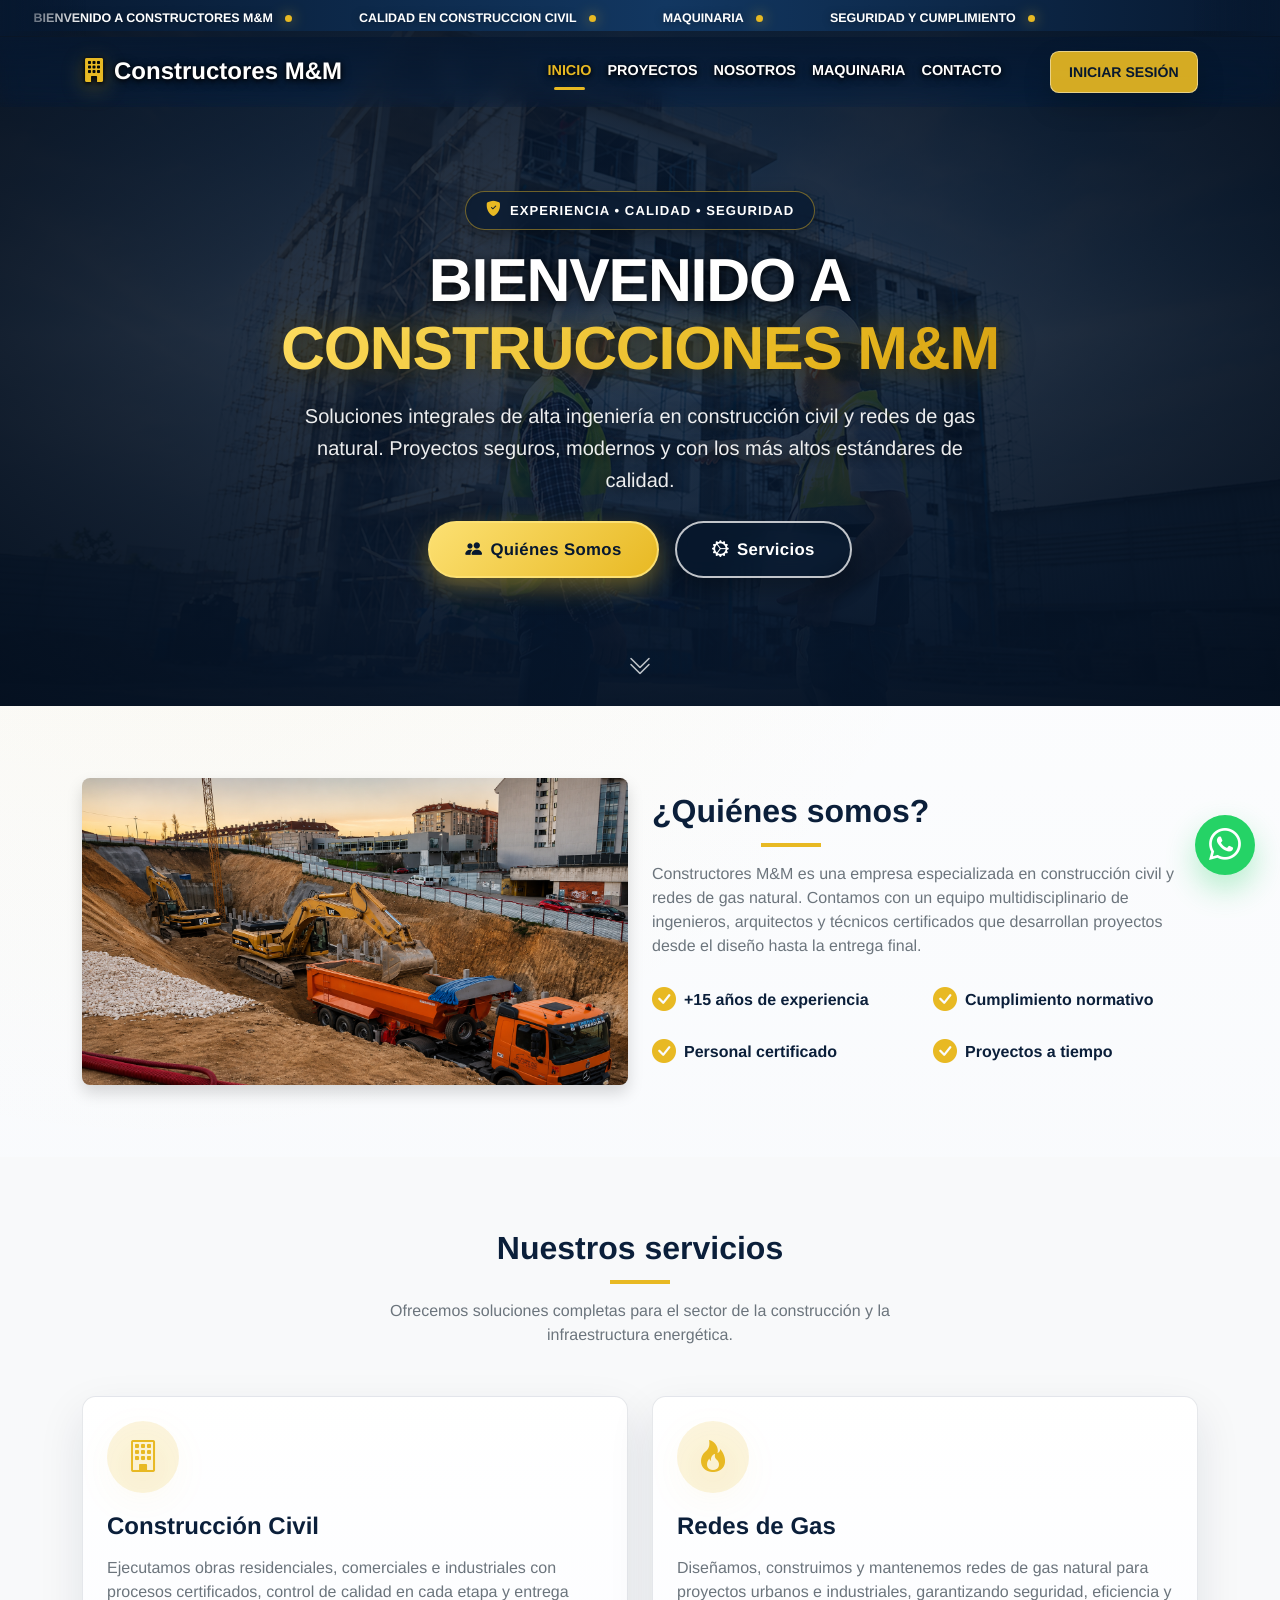
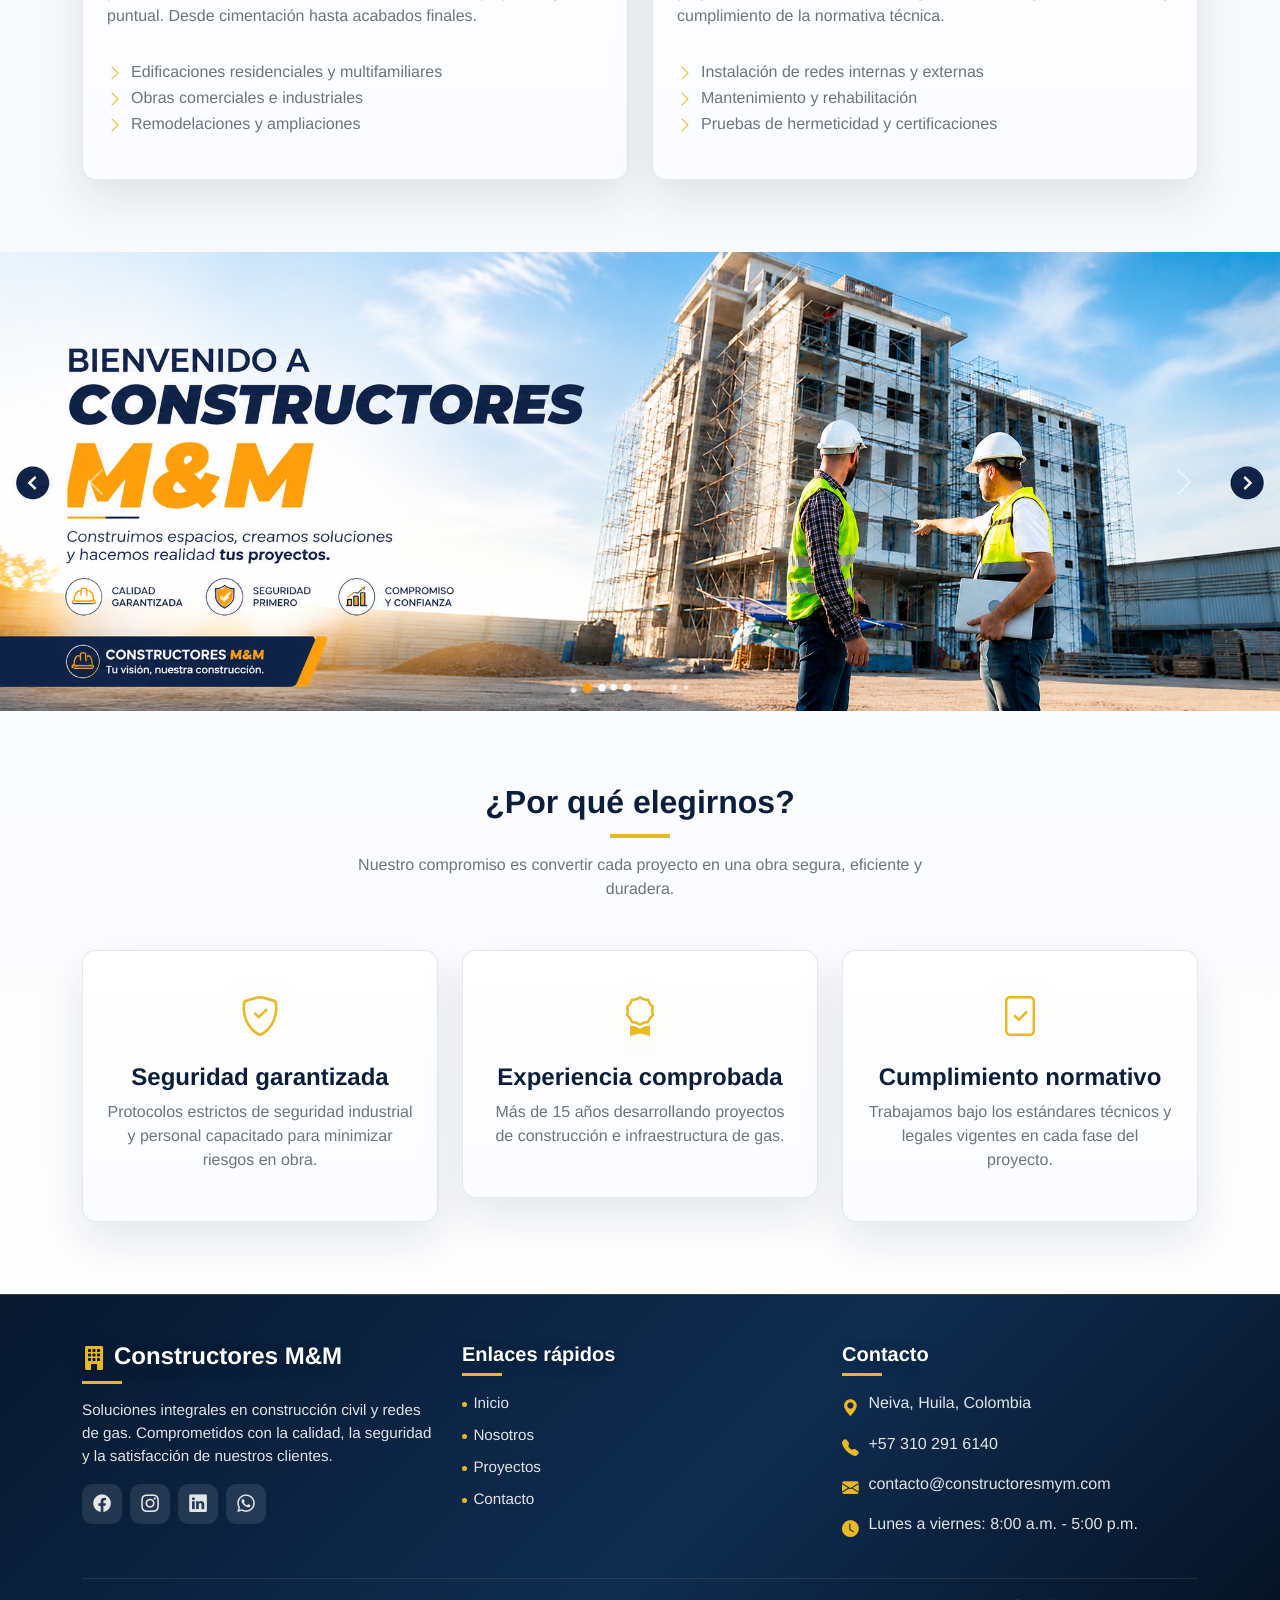
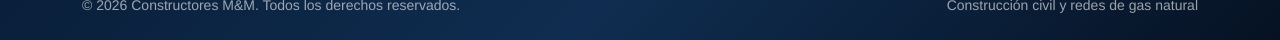
<file: inicio/index.html>
<!DOCTYPE html>
<html lang="es">
<head>
  <meta charset="UTF-8">
  <meta name="viewport" content="width=device-width, initial-scale=1.0">
  <title>Constructores M&M | Construcción Civil y Redes de Gas</title>
  <meta name="description" content="Constructores M&M: soluciones integrales en construcción civil e infraestructura de redes de gas. Experiencia, seguridad y cumplimiento normativo.">
  <link href="https://cdn.jsdelivr.net/npm/bootstrap@5.3.3/dist/css/bootstrap.min.css" rel="stylesheet">
  <link rel="stylesheet" href="https://cdn.jsdelivr.net/npm/bootstrap-icons@1.11.3/font/bootstrap-icons.min.css">
  <link rel="stylesheet" href="../estilos/iniciostyle.css">
</head>
<body>
  <div class="top-banner" aria-label="Mensaje de bienvenida">
    <div class="marquee-track">
      <div class="marquee-group">
        <span>BIENVENIDO A CONSTRUCTORES M&M</span>
        <span>CALIDAD EN CONSTRUCCION CIVIL</span>
        <span>MAQUINARIA</span>
        <span>SEGURIDAD Y CUMPLIMIENTO</span>
      </div>
      <div class="marquee-group" aria-hidden="true">
        <span>BIENVENIDO A CONSTRUCTORES M&M</span>
        <span>CALIDAD EN CONSTRUCCION CIVIL</span>
        <span>MAQUINARIA</span>
        <span>SEGURIDAD Y CUMPLIMIENTO</span>
      </div>
    </div>
  </div>
  <!-- Navbar -->
  <nav class="navbar navbar-expand-lg main-navbar">
    <div class="container">
      <a class="navbar-brand d-flex align-items-center" href="../inicio/index.html">
        <i class="bi bi-building-fill me-2"></i>
        Constructores M&M
      </a>
      <button class="navbar-toggler" type="button" data-bs-toggle="collapse" data-bs-target="#menuPrincipal" aria-controls="menuPrincipal" aria-expanded="false" aria-label="Abrir menu">
        <span class="navbar-toggler-icon"></span>
      </button>
      <div class="collapse navbar-collapse" id="menuPrincipal">
        <ul class="navbar-nav ms-auto mb-2 mb-lg-0">
          <li class="nav-item">
            <a class="nav-link active" aria-current="page" href="../inicio/index.html">Inicio</a>
          </li>
          <li class="nav-item dropdown">
            <a class="nav-link dropdown-toggle" href="../inicio/proyecto.html" id="menuProyectos" role="button" aria-expanded="false">
              Proyectos
            </a>
            <ul class="dropdown-menu" aria-labelledby="menuProyectos">
              <li><a class="dropdown-item" href="../inicio/proyecto.html#calles">Calles pavimentadas</a></li>
              <li><a class="dropdown-item" href="../inicio/proyecto.html#tuberias">Tuberias</a></li>
              <li><a class="dropdown-item" href="../inicio/proyecto.html#evidencias">Evidencias</a></li>
            </ul>
          </li>
          <li class="nav-item">
            <a class="nav-link" href="../inicio/nosotros.html">Nosotros</a>
          </li>
            <li class="nav-item">
            <a class="nav-link" href="../inicio/maquinaria.html">Maquinaria</a>
          </li>
          <li class="nav-item">
            <a class="nav-link" href="../inicio/contacto.html">Contacto</a>
          </li>
        </ul>
        <a class="login-nav-btn" href="../iniciaradmin/login.php">Iniciar sesión</a>
      </div>
    </div>
  </nav>


  <!-- Hero Section -->
  <header class="hero-home">
    <div class="hero-home-bg">
      <img src="../imagenes/imagen1.png" alt="Construcciones M&M - Obras Civiles y Redes de Gas" class="hero-home-img" fetchpriority="high">
      <div class="hero-home-overlay"></div>
    </div>
    <div class="container position-relative hero-home-content">
      <div class="row justify-content-center">
        <div class="col-lg-10 col-xl-9 text-center">
          <div class="hero-home-badge mb-3">
            <i class="bi bi-shield-fill-check me-2 text-gold"></i>
            <span>EXPERIENCIA • CALIDAD • SEGURIDAD</span>
          </div>
          <h1 class="hero-home-title text-uppercase">
            BIENVENIDO A <span class="text-gold-highlight">CONSTRUCCIONES M&M</span>
          </h1>
          <p class="hero-home-lead">
            Soluciones integrales de alta ingeniería en construcción civil y redes de gas natural. Proyectos seguros, modernos y con los más altos estándares de calidad.
          </p>
          <div class="hero-home-buttons d-flex flex-wrap justify-content-center gap-3 mt-4">
            <a href="#nosotros" class="btn btn-hero-primary">
              <i class="bi bi-people-fill me-2"></i>Quiénes Somos
            </a>
            <a href="#servicios" class="btn btn-hero-secondary">
              <i class="bi bi-gear-wide-connected me-2"></i>Servicios
            </a>
          </div>
        </div>
      </div>
    </div>
    <a href="#nosotros" class="hero-home-scroll" aria-label="Desplazarse hacia abajo">
      <i class="bi bi-chevron-double-down"></i>
    </a>
  </header>
  <!-- Nosotros -->
  <section id="nosotros" class="py-5">
    <div class="container py-4">
      <div class="row align-items-center">
        <div class="col-lg-6 mb-4 mb-lg-0">
          <img src="../imagenes/imagen4.png" alt="Equipo de Constructores M&M en obra" class="img-fluid rounded-3 shadow">
        </div>
        <div class="col-lg-6">
          <h2 class="section-title text-start">¿Quiénes somos?</h2>
          <p class="text-gray mb-4">
            Constructores M&M es una empresa especializada en construcción civil y redes de gas natural. Contamos con un equipo multidisciplinario de ingenieros, arquitectos y técnicos certificados que desarrollan proyectos desde el diseño hasta la entrega final.
          </p>
          <div class="row g-3">
            <div class="col-6">
              <div class="d-flex align-items-center">
                <i class="bi bi-check-circle-fill text-gold fs-4 me-2"></i>
                <span class="fw-semibold text-navy">+15 años de experiencia</span>
              </div>
            </div>
            <div class="col-6">
              <div class="d-flex align-items-center">
                <i class="bi bi-check-circle-fill text-gold fs-4 me-2"></i>
                <span class="fw-semibold text-navy">Cumplimiento normativo</span>
              </div>
            </div>
            <div class="col-6">
              <div class="d-flex align-items-center">
                <i class="bi bi-check-circle-fill text-gold fs-4 me-2"></i>
                <span class="fw-semibold text-navy">Personal certificado</span>
              </div>
            </div>
            <div class="col-6">
              <div class="d-flex align-items-center">
                <i class="bi bi-check-circle-fill text-gold fs-4 me-2"></i>
                <span class="fw-semibold text-navy">Proyectos a tiempo</span>
              </div>
            </div>
          </div>
        </div>
      </div>
    </div>
  </section>

  <!-- Servicios -->
  <section id="servicios" class="py-5 bg-light">
    <div class="container py-4">
      <div class="text-center mb-5">
        <h2 class="section-title">Nuestros servicios</h2>
        <p class="text-gray mx-auto" style="max-width: 600px;">
          Ofrecemos soluciones completas para el sector de la construcción y la infraestructura energética.
        </p>
      </div>
      <div class="row g-4">
        <div class="col-md-6">
          <div class="card service-card p-4">
            <div class="service-icon">
              <i class="bi bi-building"></i>
            </div>
            <h3 class="h4 text-navy fw-bold mb-3">Construcción Civil</h3>
            <p class="text-gray">
              Ejecutamos obras residenciales, comerciales e industriales con procesos certificados, control de calidad en cada etapa y entrega puntual. Desde cimentación hasta acabados finales.
            </p>
            <ul class="list-unstyled mt-3 text-gray">
              <li><i class="bi bi-chevron-right text-gold me-2"></i>Edificaciones residenciales y multifamiliares</li>
              <li><i class="bi bi-chevron-right text-gold me-2"></i>Obras comerciales e industriales</li>
              <li><i class="bi bi-chevron-right text-gold me-2"></i>Remodelaciones y ampliaciones</li>
            </ul>
          </div>
        </div>
        <div class="col-md-6">
          <div class="card service-card p-4">
            <div class="service-icon">
              <i class="bi bi-fire"></i>
            </div>
            <h3 class="h4 text-navy fw-bold mb-3">Redes de Gas</h3>
            <p class="text-gray">
              Diseñamos, construimos y mantenemos redes de gas natural para proyectos urbanos e industriales, garantizando seguridad, eficiencia y cumplimiento de la normativa técnica.
            </p>
            <ul class="list-unstyled mt-3 text-gray">
              <li><i class="bi bi-chevron-right text-gold me-2"></i>Instalación de redes internas y externas</li>
              <li><i class="bi bi-chevron-right text-gold me-2"></i>Mantenimiento y rehabilitación</li>
              <li><i class="bi bi-chevron-right text-gold me-2"></i>Pruebas de hermeticidad y certificaciones</li>
            </ul>
          </div>
        </div>
      </div>
    </div>

    <!-- Carrusel -->

  </section>
  <div id="carouselExampleControlsNoTouching" class="carousel slide" data-bs-ride="carousel" data-bs-touch="true" data-bs-interval="3500" data-bs-pause="false">
  <div class="carousel-inner">
    <div class="carousel-item active">
      <img src="../imagenes/imagen 22.png" class="d-block w-100" alt="Proyecto de construcción realizado por Constructores M&M - imagen 1">
    </div>
    <div class="carousel-item">
      <img src="../imagenes/imagen 33.png" class="d-block w-100" alt="Proyecto de construcción realizado por Constructores M&M - imagen 2">
    </div>
    <div class="carousel-item">
      <img src="../imagenes/imagen 44.png" class="d-block w-100" alt="Proyecto de construcción realizado por Constructores M&M - imagen 3">
    </div>
  </div>
  <button class="carousel-control-prev" type="button" data-bs-target="#carouselExampleControlsNoTouching" data-bs-slide="prev">
    <span class="carousel-control-prev-icon" aria-hidden="true"></span>
    <span class="visually-hidden">Previous</span>
  </button>
  <button class="carousel-control-next" type="button" data-bs-target="#carouselExampleControlsNoTouching" data-bs-slide="next">
    <span class="carousel-control-next-icon" aria-hidden="true"></span>
    <span class="visually-hidden">Next</span>
  </button>

</div>

  <!-- Por qué elegirnos -->
  <section class="py-5">
    <div class="container py-4">
      <div class="text-center mb-5">
        <h2 class="section-title">¿Por qué elegirnos?</h2>
        <p class="text-gray mx-auto" style="max-width: 600px;">
          Nuestro compromiso es convertir cada proyecto en una obra segura, eficiente y duradera.
        </p>
      </div>
      <div class="row g-4">
        <div class="col-md-4">
          <div class="why-card">
            <div class="why-icon"><i class="bi bi-shield-check"></i></div>
            <h4 class="text-navy fw-bold">Seguridad garantizada</h4>
            <p class="text-gray">Protocolos estrictos de seguridad industrial y personal capacitado para minimizar riesgos en obra.</p>
          </div>
        </div>
        <div class="col-md-4">
          <div class="why-card">
            <div class="why-icon"><i class="bi bi-award"></i></div>
            <h4 class="text-navy fw-bold">Experiencia comprobada</h4>
            <p class="text-gray">Más de 15 años desarrollando proyectos de construcción e infraestructura de gas.</p>
          </div>
        </div>
        <div class="col-md-4">
          <div class="why-card">
            <div class="why-icon"><i class="bi bi-file-check"></i></div>
            <h4 class="text-navy fw-bold">Cumplimiento normativo</h4>
            <p class="text-gray">Trabajamos bajo los estándares técnicos y legales vigentes en cada fase del proyecto.</p>
          </div>
        </div>
      </div>
    </div>
  </section>


  <!-- Footer -->
  <footer id="contacto" class="bg-navy-light pt-5 pb-4">
    <div class="container">
      <div class="row g-4">
        <div class="col-lg-4">
          <h4 class="fw-bold text-white mb-3">
            <i class="bi bi-building-fill text-gold me-2"></i>Constructores M&M
          </h4>
          <p>
            Soluciones integrales en construcción civil y redes de gas. Comprometidos con la calidad, la seguridad y la satisfacción de nuestros clientes.
          </p>
          <div class="d-flex mt-3">
            <a href="#" class="social-icon" aria-label="Facebook"><i class="bi bi-facebook"></i></a>
            <a href="#" class="social-icon" aria-label="Instagram"><i class="bi bi-instagram"></i></a>
            <a href="#" class="social-icon" aria-label="LinkedIn"><i class="bi bi-linkedin"></i></a>
            <a href="https://wa.me/3102916140" class="social-icon" aria-label="WhatsApp"><i class="bi bi-whatsapp"></i></a>
          </div>
        </div>
        <div class="col-lg-4 col-sm-6">
          <h5 class="fw-bold text-white mb-3">Enlaces rápidos</h5>
          <ul class="list-unstyled">
            <li class="mb-2"><a href="../inicio/index.html">Inicio</a></li>
            <li class="mb-2"><a href="../inicio/nosotros.html">Nosotros</a></li>
            <li class="mb-2"><a href="../inicio/proyecto.html">Proyectos</a></li>
            <li class="mb-2"><a href="../inicio/contacto.html">Contacto</a></li>
          </ul>
        </div>
        <div class="col-lg-4 col-sm-6">
          <h5 class="fw-bold text-white mb-3">Contacto</h5>
          <div class="footer-contact-item">
            <i class="bi bi-geo-alt-fill"></i>
            <span>Neiva, Huila, Colombia</span>
          </div>
          <div class="footer-contact-item">
            <i class="bi bi-telephone-fill"></i>
            <span>+57 310 291 6140</span>
          </div>
          <div class="footer-contact-item">
            <i class="bi bi-envelope-fill"></i>
            <span>contacto@constructoresmym.com</span>
          </div>
          <div class="footer-contact-item">
            <i class="bi bi-clock-fill"></i>
            <span>Lunes a viernes: 8:00 a.m. - 5:00 p.m.</span>
          </div>
        </div>
      </div>
      <hr class="border-secondary mt-4">
      <div class="d-flex flex-column flex-md-row justify-content-between align-items-center text-center small" style="color: rgba(255,255,255,0.6);">
        <span>© 2026 Constructores M&M. Todos los derechos reservados.</span>
        <span class="mt-2 mt-md-0">Construcción civil y redes de gas natural</span>
      </div>
    </div>
  </footer>
<!-- Botón Flotante de WhatsApp con Animación -->
<a href="https://wa.me/573026043945?text=Hola,%20como%20estas%20información%20sobre%20sus%20servicios" 
   class="btn-whatsapp" 
   target="_blank" 
   rel="noopener noreferrer" 
   aria-label="Contactar por WhatsApp">
  <i class="bi bi-whatsapp"></i>
</a>
  <script>
    (function () {
      var marqueeDuration = 24000;
      var storageKey = 'constructoresMarqueeStart';
      var startTime = Number(localStorage.getItem(storageKey));

      if (!startTime) {
        startTime = Date.now();
        localStorage.setItem(storageKey, String(startTime));
      }

      var elapsed = (Date.now() - startTime) % marqueeDuration;
      document.documentElement.style.setProperty('--marquee-duration', marqueeDuration + 'ms');
      document.documentElement.style.setProperty('--marquee-delay', '-' + elapsed + 'ms');
    })();
  </script>
  <script src="https://cdn.jsdelivr.net/npm/bootstrap@5.3.3/dist/js/bootstrap.bundle.min.js"></script>
  <script>
    document.querySelectorAll('.dropdown-submenu > .dropdown-toggle').forEach(function (submenuToggle) {
      submenuToggle.addEventListener('click', function (event) {
        event.preventDefault();
        event.stopPropagation();
        submenuToggle.nextElementSibling.classList.toggle('show');
      });
    });

    document.querySelectorAll('.dropdown').forEach(function (dropdown) {
      dropdown.addEventListener('hide.bs.dropdown', function () {
        dropdown.querySelectorAll('.dropdown-menu.show').forEach(function (submenu) {
          submenu.classList.remove('show');
        });
      });
    });
  </script>
  <script>
    document.querySelectorAll('.carousel').forEach(function (carouselElement) {
      var carousel = bootstrap.Carousel.getOrCreateInstance(carouselElement, {
        interval: 3500,
        pause: false,
        ride: 'carousel',
        touch: true,
        wrap: true
      });

      carousel.cycle();
    });
  </script>
</body>
</html>
</file>
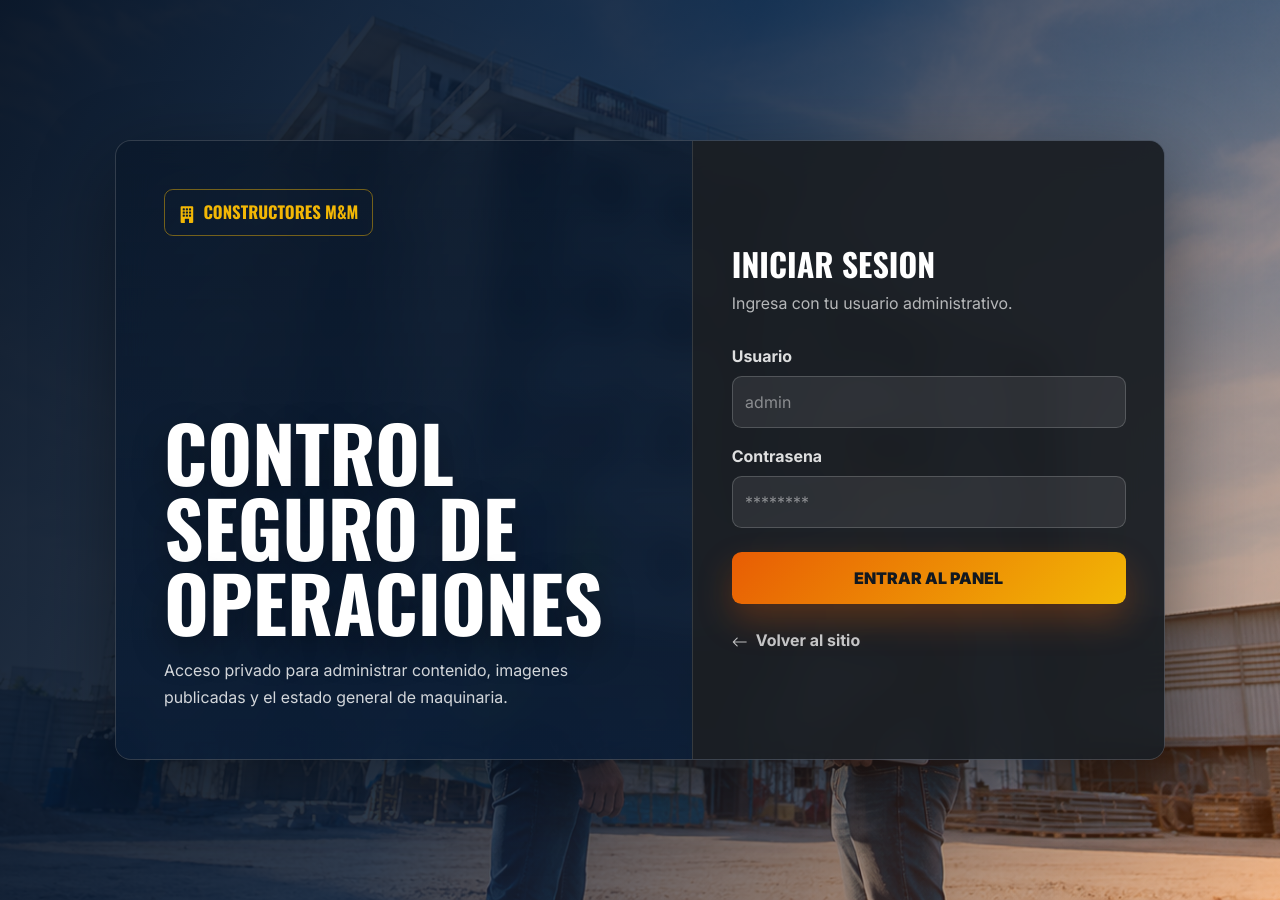
<file: iniciarsesion/iniciarsesion.html>
<!DOCTYPE html>
<html lang="es">
<head>
  <meta charset="UTF-8">
  <meta name="viewport" content="width=device-width, initial-scale=1.0">
  <title>Iniciar sesion | Constructores M&M</title>
  <link href="https://cdn.jsdelivr.net/npm/bootstrap@5.3.3/dist/css/bootstrap.min.css" rel="stylesheet">
  <link rel="stylesheet" href="https://cdn.jsdelivr.net/npm/bootstrap-icons@1.11.3/font/bootstrap-icons.min.css">
  <link rel="preconnect" href="https://fonts.googleapis.com">
  <link rel="preconnect" href="https://fonts.gstatic.com" crossorigin>
  <link href="https://fonts.googleapis.com/css2?family=Inter:wght@400;500;700;800&family=Oswald:wght@500;600;700&display=swap" rel="stylesheet">
  <link rel="stylesheet" href="../estilos/style.css">
</head>
<body class="login-page">
  <main class="login-shell">
    <section class="brand-panel" aria-label="Constructores M&M">
      <div class="brand-mark"><i class="bi bi-building-fill me-2"></i>Constructores M&M</div>
      <h1>Control seguro de operaciones</h1>
      <p>Acceso privado para administrar contenido, imagenes publicadas y el estado general de maquinaria.</p>
    </section>

    <section class="form-panel">
      <div class="login-card">
        <h2>Iniciar sesion</h2>
        <p class="subtitle">Ingresa con tu usuario administrativo.</p>

        <form action="../administrador/login.php" method="POST">
          <div class="mb-3">
            <label for="usuario" class="form-label">Usuario</label>
            <input type="text" class="form-control" id="usuario" name="usuario" placeholder="admin" required>
          </div>

          <div class="mb-4">
            <label for="password" class="form-label">Contrasena</label>
            <input type="password" class="form-control" id="password" name="password" placeholder="********" required>
          </div>

          <div class="d-grid mb-4">
            <button type="submit" class="btn btn-login">Entrar al panel</button>
          </div>
        </form>

        <a class="back-link" href="../inicio/index.html"><i class="bi bi-arrow-left me-2"></i>Volver al sitio</a>
      </div>
    </section>
  </main>
</body>
</html>
</file>
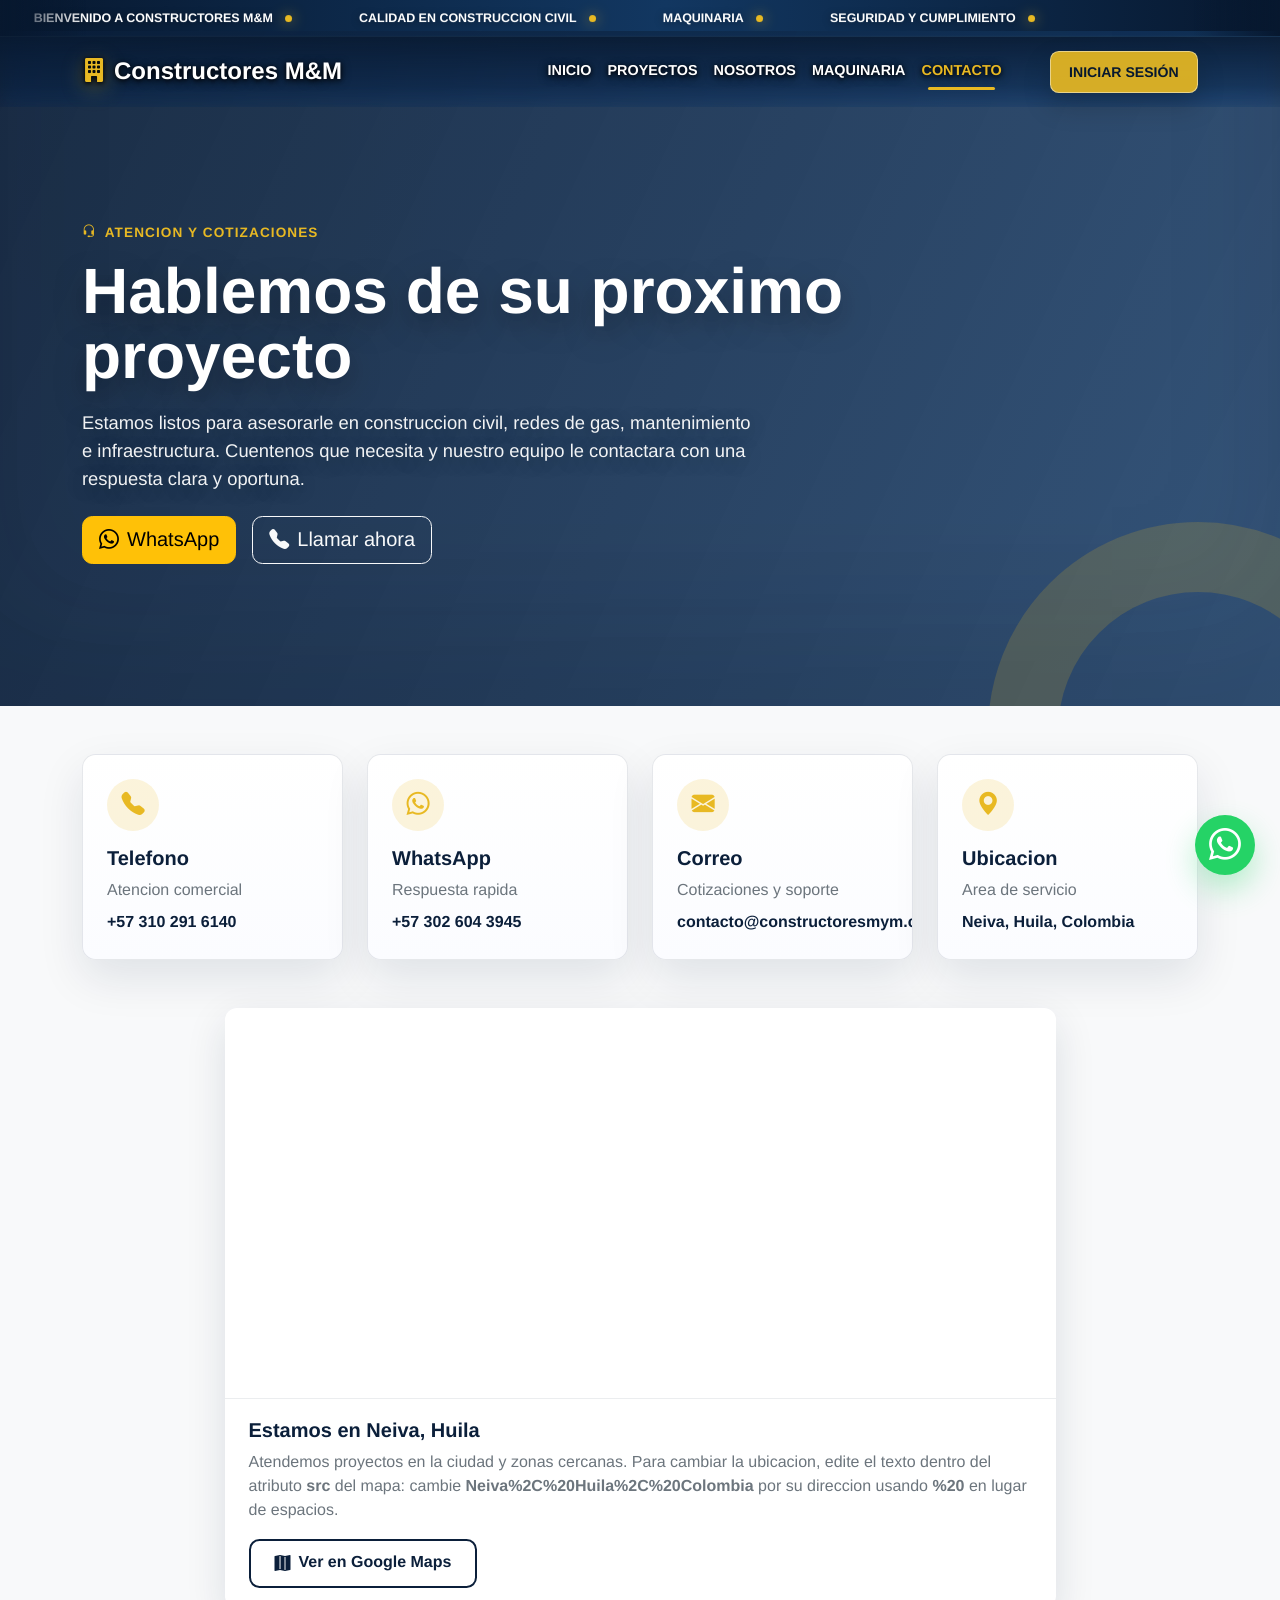
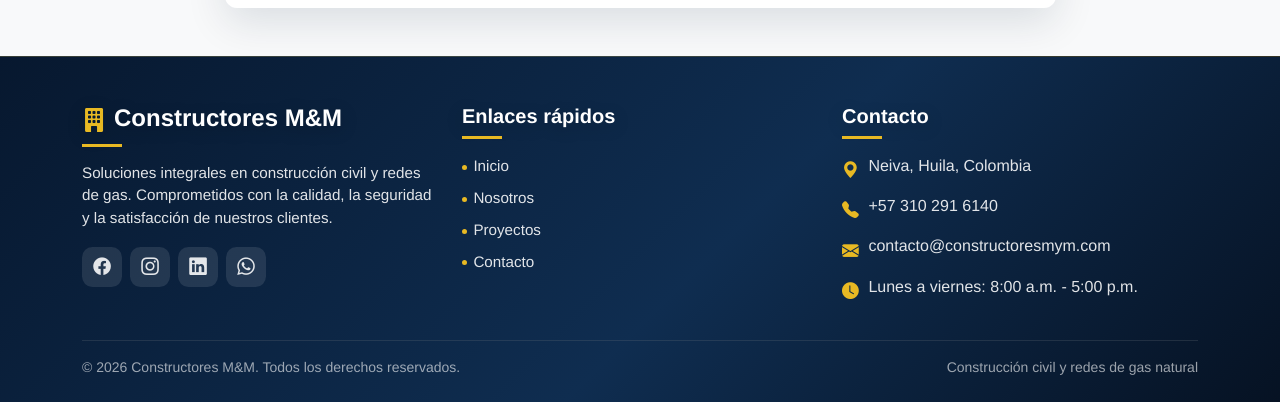
<file: inicio/contacto.html>
<!DOCTYPE html>
<html lang="es">
<head>
  <meta charset="UTF-8">
  <meta name="viewport" content="width=device-width, initial-scale=1.0">
  <title>Constructores M&M | Construcción Civil y Redes de Gas</title>
  <meta name="description" content="Constructores M&M: soluciones integrales en construcción civil e infraestructura de redes de gas. Experiencia, seguridad y cumplimiento normativo.">
  <link href="https://cdn.jsdelivr.net/npm/bootstrap@5.3.3/dist/css/bootstrap.min.css" rel="stylesheet">
  <link rel="stylesheet" href="https://cdn.jsdelivr.net/npm/bootstrap-icons@1.11.3/font/bootstrap-icons.min.css">
  <link rel="stylesheet" href="../estilos/contactostyle.css">
</head>
<body>
  <div class="top-banner" aria-label="Mensaje de bienvenida">
    <div class="marquee-track">
      <div class="marquee-group">
        <span>BIENVENIDO A CONSTRUCTORES M&M</span>
        <span>CALIDAD EN CONSTRUCCION CIVIL</span>
        <span>MAQUINARIA</span>
        <span>SEGURIDAD Y CUMPLIMIENTO</span>
      </div>
      <div class="marquee-group" aria-hidden="true">
        <span>BIENVENIDO A CONSTRUCTORES M&M</span>
        <span>CALIDAD EN CONSTRUCCION CIVIL</span>
        <span>MAQUINARIA</span>
        <span>SEGURIDAD Y CUMPLIMIENTO</span>
      </div>
    </div>
  </div>
  <!-- Navbar -->
  <nav class="navbar navbar-expand-lg main-navbar">
    <div class="container">
      <a class="navbar-brand d-flex align-items-center" href="../inicio/index.html">
        <i class="bi bi-building-fill me-2"></i>
        Constructores M&M
      </a>
      <button class="navbar-toggler" type="button" data-bs-toggle="collapse" data-bs-target="#menuPrincipal" aria-controls="menuPrincipal" aria-expanded="false" aria-label="Abrir menu">
        <span class="navbar-toggler-icon"></span>
      </button>
      <div class="collapse navbar-collapse" id="menuPrincipal">
        <ul class="navbar-nav ms-auto mb-2 mb-lg-0">
          <li class="nav-item">
            <a class="nav-link" aria-current="page" href="../inicio/index.html">Inicio</a>
          </li>
          <li class="nav-item dropdown">
            <a class="nav-link dropdown-toggle" href="../inicio/proyecto.html" id="menuProyectos" role="button" aria-expanded="false">
              Proyectos
            </a>
            <ul class="dropdown-menu" aria-labelledby="menuProyectos">
              <li><a class="dropdown-item" href="../inicio/proyecto.html#calles">Calles pavimentadas</a></li>
              <li><a class="dropdown-item" href="../inicio/proyecto.html#tuberias">Tuberias</a></li>
              <li><a class="dropdown-item" href="../inicio/proyecto.html#evidencias">Evidencias</a></li>
            </ul>
          </li>
          <li class="nav-item">
            <a class="nav-link" href="../inicio/nosotros.html">Nosotros</a>
          </li>
            <li class="nav-item">
            <a class="nav-link" href="../inicio/maquinaria.html">Maquinaria</a>
          </li>
          <li class="nav-item">
            <a class="nav-link active" href="../inicio/contacto.html">Contacto</a>
          </li>
        </ul>
        <a class="login-nav-btn" href="../iniciaradmin/login.php">Iniciar sesión</a>
      </div>
    </div>
  </nav>

  <main>
    <section class="contact-hero">
      <div class="container">
        <span class="contact-eyebrow"><i class="bi bi-headset"></i> Atencion y cotizaciones</span>
        <h1>Hablemos de su proximo proyecto</h1>
        <p>
          Estamos listos para asesorarle en construccion civil, redes de gas, mantenimiento e infraestructura.
          Cuentenos que necesita y nuestro equipo le contactara con una respuesta clara y oportuna.
        </p>
        <div class="d-flex flex-wrap gap-3 mt-4">
          <a href="https://wa.me/573026043945?text=Hola,%20quiero%20informacion%20sobre%20sus%20servicios" class="btn btn-warning btn-lg quick-contact" target="_blank" rel="noopener noreferrer">
            <i class="bi bi-whatsapp"></i> WhatsApp
          </a>
          <a href="tel:+573102916140" class="btn btn-outline-light btn-lg quick-contact">
            <i class="bi bi-telephone-fill"></i> Llamar ahora
          </a>
        </div>
      </div>
    </section>

    <section class="py-5 bg-light">
      <div class="container">
        <div class="row g-4 mb-5">
          <div class="col-md-6 col-xl-3">
            <div class="contact-info-card">
              <div class="contact-info-icon"><i class="bi bi-telephone-fill"></i></div>
              <h2 class="h5 fw-bold text-navy">Telefono</h2>
              <p class="text-gray mb-2">Atencion comercial</p>
              <a class="fw-semibold text-navy text-decoration-none" href="tel:+573102916140">+57 310 291 6140</a>
            </div>
          </div>
          <div class="col-md-6 col-xl-3">
            <div class="contact-info-card" style="animation-delay: 0.08s;">
              <div class="contact-info-icon"><i class="bi bi-whatsapp"></i></div>
              <h2 class="h5 fw-bold text-navy">WhatsApp</h2>
              <p class="text-gray mb-2">Respuesta rapida</p>
              <a class="fw-semibold text-navy text-decoration-none" href="https://wa.me/573026043945" target="_blank" rel="noopener noreferrer">+57 302 604 3945</a>
            </div>
          </div>
          <div class="col-md-6 col-xl-3">
            <div class="contact-info-card" style="animation-delay: 0.16s;">
              <div class="contact-info-icon"><i class="bi bi-envelope-fill"></i></div>
              <h2 class="h5 fw-bold text-navy">Correo</h2>
              <p class="text-gray mb-2">Cotizaciones y soporte</p>
              <a class="fw-semibold text-navy text-decoration-none" href="mailto:contacto@constructoresmym.com">contacto@constructoresmym.com</a>
            </div>
          </div>
          <div class="col-md-6 col-xl-3">
            <div class="contact-info-card" style="animation-delay: 0.24s;">
              <div class="contact-info-icon"><i class="bi bi-geo-alt-fill"></i></div>
              <h2 class="h5 fw-bold text-navy">Ubicacion</h2>
              <p class="text-gray mb-2">Area de servicio</p>
              <span class="fw-semibold text-navy">Neiva, Huila, Colombia</span>
            </div>
          </div>
        </div>

        <div class="row justify-content-center">
          <div class="col-lg-9">
            <div class="map-panel">
              <iframe
                title="Ubicacion de Constructores M&M en Neiva, Huila"
                loading="lazy"
                referrerpolicy="no-referrer-when-downgrade"
                src="https://www.google.com/maps?q=Neiva%2C%20Huila%2C%20Colombia&output=embed">
              </iframe>
              <div class="map-caption">
                <h2 class="h5 fw-bold text-navy mb-2">Estamos en Neiva, Huila</h2>
                <p class="text-gray mb-3">
                  Atendemos proyectos en la ciudad y zonas cercanas. Para cambiar la ubicacion, edite el texto dentro del atributo <strong>src</strong> del mapa:
                  cambie <strong>Neiva%2C%20Huila%2C%20Colombia</strong> por su direccion usando <strong>%20</strong> en lugar de espacios.
                </p>
                <a class="btn btn-outline-navy" href="https://www.google.com/maps/search/?api=1&query=Neiva%2C%20Huila%2C%20Colombia" target="_blank" rel="noopener noreferrer">
                  <i class="bi bi-map-fill me-2"></i>Ver en Google Maps
                </a>
              </div>
            </div>
          </div>
        </div>
      </div>
    </section>
  </main>

  <!-- Footer -->
  <footer id="contacto" class="bg-navy-light pt-5 pb-4">
    <div class="container">
      <div class="row g-4">
        <div class="col-lg-4">
          <h4 class="fw-bold text-white mb-3">
            <i class="bi bi-building-fill text-gold me-2"></i>Constructores M&M
          </h4>
          <p>
            Soluciones integrales en construcción civil y redes de gas. Comprometidos con la calidad, la seguridad y la satisfacción de nuestros clientes.
          </p>
          <div class="d-flex mt-3">
            <a href="#" class="social-icon" aria-label="Facebook"><i class="bi bi-facebook"></i></a>
            <a href="#" class="social-icon" aria-label="Instagram"><i class="bi bi-instagram"></i></a>
            <a href="#" class="social-icon" aria-label="LinkedIn"><i class="bi bi-linkedin"></i></a>
            <a href="https://wa.me/3102916140" class="social-icon" aria-label="WhatsApp"><i class="bi bi-whatsapp"></i></a>
          </div>
        </div>
        <div class="col-lg-4 col-sm-6">
          <h5 class="fw-bold text-white mb-3">Enlaces rápidos</h5>
          <ul class="list-unstyled">
            <li class="mb-2"><a href="../inicio/index.html">Inicio</a></li>
            <li class="mb-2"><a href="#nosotros">Nosotros</a></li>
            <li class="mb-2"><a href="#servicios">Proyectos</a></li>
            <li class="mb-2"><a href="#contacto">Contacto</a></li>
          </ul>
        </div>
        <div class="col-lg-4 col-sm-6">
          <h5 class="fw-bold text-white mb-3">Contacto</h5>
          <div class="footer-contact-item">
            <i class="bi bi-geo-alt-fill"></i>
            <span>Neiva, Huila, Colombia</span>
          </div>
          <div class="footer-contact-item">
            <i class="bi bi-telephone-fill"></i>
            <span>+57 310 291 6140</span>
          </div>
          <div class="footer-contact-item">
            <i class="bi bi-envelope-fill"></i>
            <span>contacto@constructoresmym.com</span>
          </div>
          <div class="footer-contact-item">
            <i class="bi bi-clock-fill"></i>
            <span>Lunes a viernes: 8:00 a.m. - 5:00 p.m.</span>
          </div>
        </div>
      </div>
      <hr class="border-secondary mt-4">
      <div class="d-flex flex-column flex-md-row justify-content-between align-items-center text-center small" style="color: rgba(255,255,255,0.6);">
        <span>© 2026 Constructores M&M. Todos los derechos reservados.</span>
        <span class="mt-2 mt-md-0">Construcción civil y redes de gas natural</span>
      </div>
    </div>
  </footer>
<!-- Botón Flotante de WhatsApp con Animación -->
<a href="https://wa.me/573026043945?text=Hola,%20como%20estas%20información%20sobre%20sus%20servicios" 
   class="btn-whatsapp" 
   target="_blank" 
   rel="noopener noreferrer" 
   aria-label="Contactar por WhatsApp">
  <i class="bi bi-whatsapp"></i>
</a>
  <script>
    (function () {
      var marqueeDuration = 24000;
      var storageKey = 'constructoresMarqueeStart';
      var startTime = Number(localStorage.getItem(storageKey));

      if (!startTime) {
        startTime = Date.now();
        localStorage.setItem(storageKey, String(startTime));
      }

      var elapsed = (Date.now() - startTime) % marqueeDuration;
      document.documentElement.style.setProperty('--marquee-duration', marqueeDuration + 'ms');
      document.documentElement.style.setProperty('--marquee-delay', '-' + elapsed + 'ms');
    })();
  </script>
  <script src="https://cdn.jsdelivr.net/npm/bootstrap@5.3.3/dist/js/bootstrap.bundle.min.js"></script>
  <script>
    document.querySelectorAll('.dropdown-submenu > .dropdown-toggle').forEach(function (submenuToggle) {
      submenuToggle.addEventListener('click', function (event) {
        event.preventDefault();
        event.stopPropagation();
        submenuToggle.nextElementSibling.classList.toggle('show');
      });
    });

    document.querySelectorAll('.dropdown').forEach(function (dropdown) {
      dropdown.addEventListener('hide.bs.dropdown', function () {
        dropdown.querySelectorAll('.dropdown-menu.show').forEach(function (submenu) {
          submenu.classList.remove('show');
        });
      });
    });
  </script>
</body>
</html>
</file>
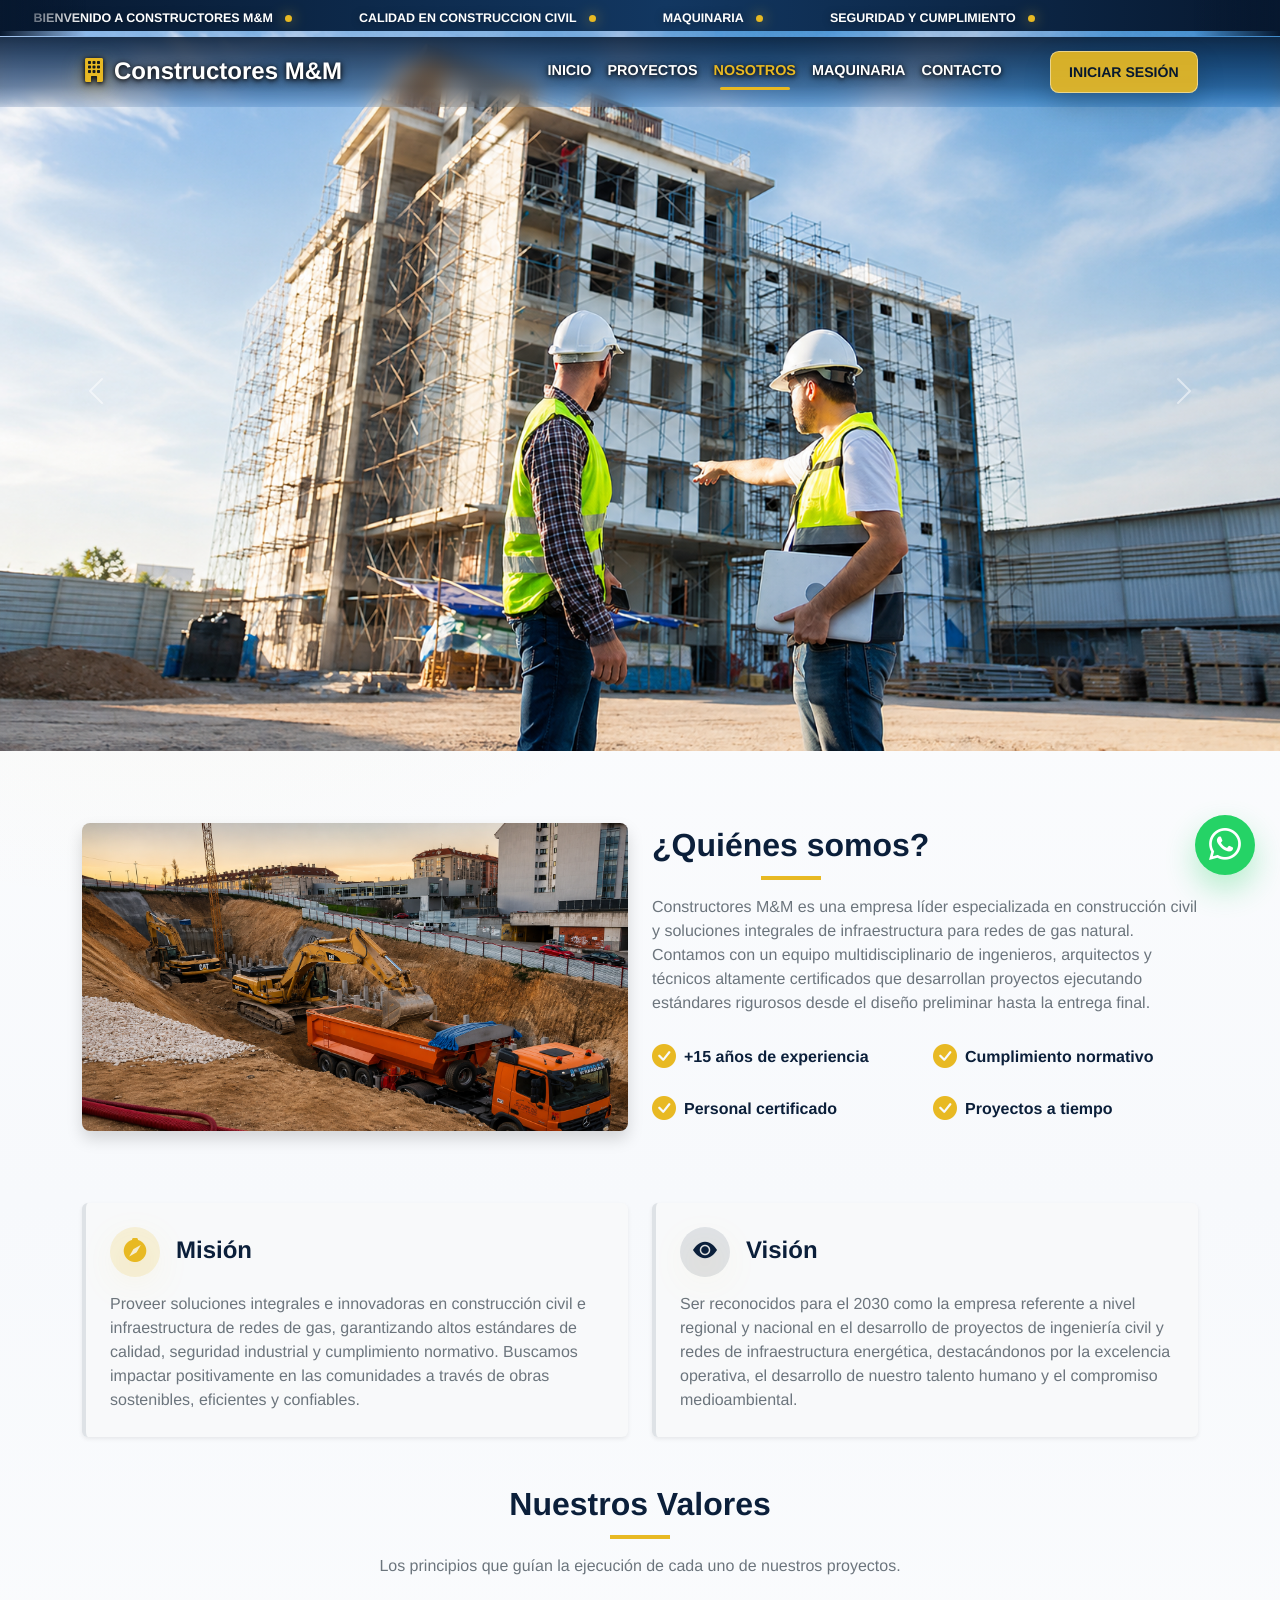
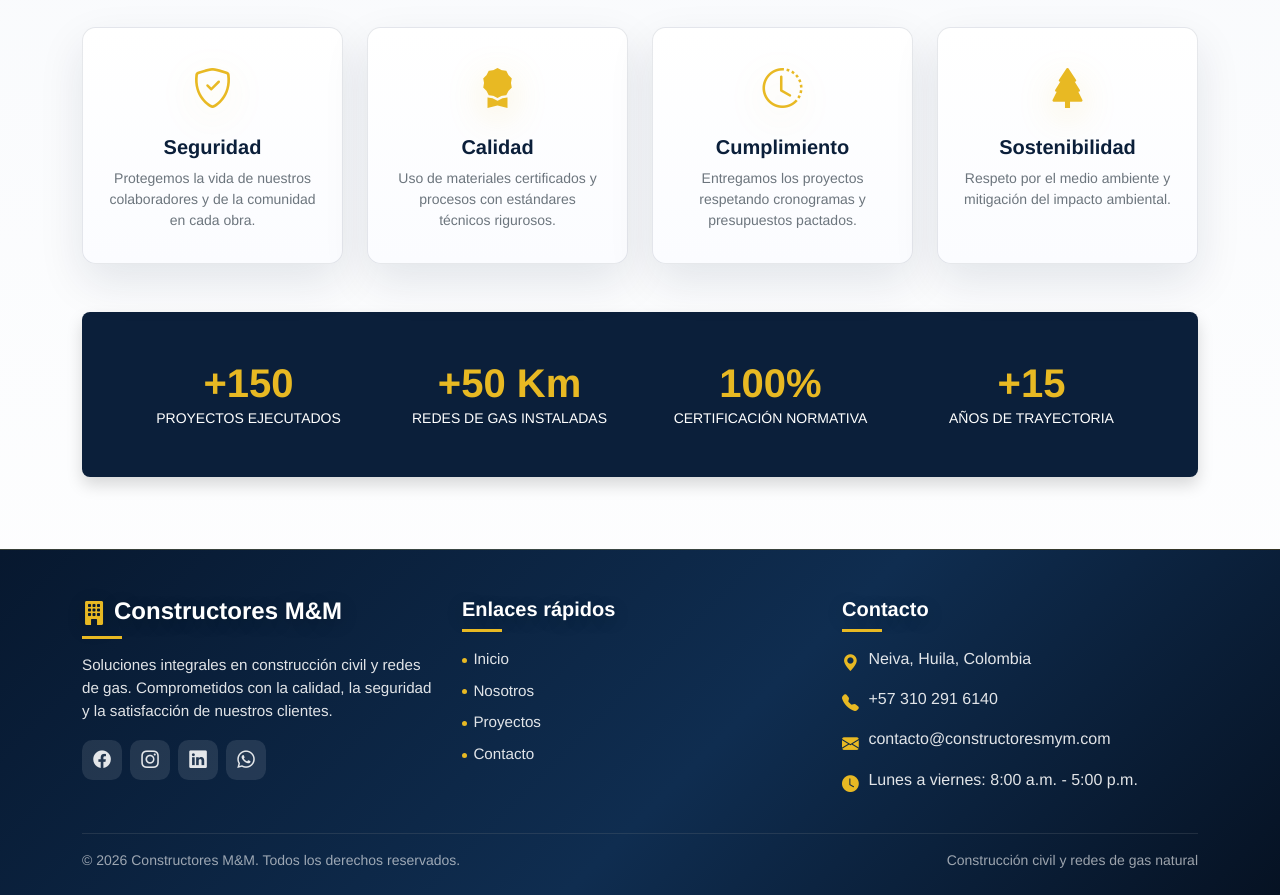
<file: inicio/nosotros.html>
<!DOCTYPE html>
<html lang="es">
<head>
  <meta charset="UTF-8">
  <meta name="viewport" content="width=device-width, initial-scale=1.0">
  <title>Constructores M&M | Construcción Civil y Redes de Gas</title>
  <meta name="description" content="Constructores M&M: soluciones integrales en construcción civil e infraestructura de redes de gas. Experiencia, seguridad y cumplimiento normativo.">
  <link href="https://cdn.jsdelivr.net/npm/bootstrap@5.3.3/dist/css/bootstrap.min.css" rel="stylesheet">
  <link rel="stylesheet" href="https://cdn.jsdelivr.net/npm/bootstrap-icons@1.11.3/font/bootstrap-icons.min.css">
  <link rel="stylesheet" href="../estilos/nosotrostyle.css">
</head>
<body>
  <div class="top-banner" aria-label="Mensaje de bienvenida">
    <div class="marquee-track">
      <div class="marquee-group">
        <span>BIENVENIDO A CONSTRUCTORES M&M</span>
        <span>CALIDAD EN CONSTRUCCION CIVIL</span>
        <span>MAQUINARIA</span>
        <span>SEGURIDAD Y CUMPLIMIENTO</span>
      </div>
      <div class="marquee-group" aria-hidden="true">
        <span>BIENVENIDO A CONSTRUCTORES M&M</span>
        <span>CALIDAD EN CONSTRUCCION CIVIL</span>
        <span>MAQUINARIA</span>
        <span>SEGURIDAD Y CUMPLIMIENTO</span>
      </div>
    </div>
  </div>
  <!-- Navbar -->
  <nav class="navbar navbar-expand-lg main-navbar">
    <div class="container">
      <a class="navbar-brand d-flex align-items-center" href="../inicio/index.html">
        <i class="bi bi-building-fill me-2"></i>
        Constructores M&M
      </a>
      <button class="navbar-toggler" type="button" data-bs-toggle="collapse" data-bs-target="#menuPrincipal" aria-controls="menuPrincipal" aria-expanded="false" aria-label="Abrir menu">
        <span class="navbar-toggler-icon"></span>
      </button>
      <div class="collapse navbar-collapse" id="menuPrincipal">
        <ul class="navbar-nav ms-auto mb-2 mb-lg-0">
          <li class="nav-item">
            <a class="nav-link" aria-current="page" href="../inicio/index.html">Inicio</a>
          </li>
          <li class="nav-item dropdown">
            <a class="nav-link dropdown-toggle" href="../inicio/proyecto.html" id="menuProyectos" role="button" aria-expanded="false">
              Proyectos
            </a>
            <ul class="dropdown-menu" aria-labelledby="menuProyectos">
              <li><a class="dropdown-item" href="../inicio/proyecto.html#calles">Calles pavimentadas</a></li>
              <li><a class="dropdown-item" href="../inicio/proyecto.html#tuberias">Tuberias</a></li>
              <li><a class="dropdown-item" href="../inicio/proyecto.html#evidencias">Evidencias</a></li>
            </ul>
          </li>
          <li class="nav-item">
            <a class="nav-link active" href="../inicio/nosotros.html">Nosotros</a>
          </li>
            <li class="nav-item">
            <a class="nav-link" href="../inicio/maquinaria.html">Maquinaria</a>
          </li>
          <li class="nav-item">
            <a class="nav-link" href="../inicio/contacto.html">Contacto</a>
          </li>
        </ul>
        <a class="login-nav-btn" href="../iniciaradmin/login.php">Iniciar sesión</a>
      </div>
    </div>
  </nav>
     <!-- Carrusel -->

  <div id="carouselExampleControlsNoTouching" class="carousel slide" data-bs-ride="carousel" data-bs-touch="true" data-bs-interval="3500" data-bs-pause="false">
  <div class="carousel-inner">
    <div class="carousel-item active">
      <img src="../imagenes/imagen1.png" class="d-block w-100" alt="Proyecto de construcción realizado por Constructores M&M - imagen 1">
    </div>
    <div class="carousel-item">
      <img src="../imagenes/imagen2.png" class="d-block w-100" alt="Proyecto de construcción realizado por Constructores M&M - imagen 2">
    </div>
    <div class="carousel-item">
      <img src="../imagenes/imagen3.png" class="d-block w-100" alt="Proyecto de construcción realizado por Constructores M&M - imagen 3">
    </div>
  </div>
  <button class="carousel-control-prev" type="button" data-bs-target="#carouselExampleControlsNoTouching" data-bs-slide="prev">
    <span class="carousel-control-prev-icon" aria-hidden="true"></span>
    <span class="visually-hidden">Previous</span>
  </button>
  <button class="carousel-control-next" type="button" data-bs-target="#carouselExampleControlsNoTouching" data-bs-slide="next">
    <span class="carousel-control-next-icon" aria-hidden="true"></span>
    <span class="visually-hidden">Next</span>
  </button>
  </div>

  <!-- Nosotros -->
  <!-- ======================================================= -->
<!-- SECCIÓN NOSOTROS COMPLETA Y MEJORADA                    -->
<!-- ======================================================= -->
<section id="nosotros" class="py-5">
  <div class="container py-4">
    
    <!-- 1. Quiénes Somos -->
    <div class="row align-items-center mb-5">
      <div class="col-lg-6 mb-4 mb-lg-0">
        <img src="../imagenes/imagen4.png" alt="Equipo de Constructores M&M en obra" class="img-fluid rounded-3 shadow">
      </div>
      <div class="col-lg-6">
        <h2 class="section-title text-start">¿Quiénes somos?</h2>
        <p class="text-gray mb-4">
          Constructores M&M es una empresa líder especializada en construcción civil y soluciones integrales de infraestructura para redes de gas natural. Contamos con un equipo multidisciplinario de ingenieros, arquitectos y técnicos altamente certificados que desarrollan proyectos ejecutando estándares rigurosos desde el diseño preliminar hasta la entrega final.
        </p>
        <div class="row g-3">
          <div class="col-6">
            <div class="d-flex align-items-center">
              <i class="bi bi-check-circle-fill text-gold fs-4 me-2"></i>
              <span class="fw-semibold text-navy">+15 años de experiencia</span>
            </div>
          </div>
          <div class="col-6">
            <div class="d-flex align-items-center">
              <i class="bi bi-check-circle-fill text-gold fs-4 me-2"></i>
              <span class="fw-semibold text-navy">Cumplimiento normativo</span>
            </div>
          </div>
          <div class="col-6">
            <div class="d-flex align-items-center">
              <i class="bi bi-check-circle-fill text-gold fs-4 me-2"></i>
              <span class="fw-semibold text-navy">Personal certificado</span>
            </div>
          </div>
          <div class="col-6">
            <div class="d-flex align-items-center">
              <i class="bi bi-check-circle-fill text-gold fs-4 me-2"></i>
              <span class="fw-semibold text-navy">Proyectos a tiempo</span>
            </div>
          </div>
        </div>
      </div>
    </div>

    <!-- 2. Misión y Visión -->
    <div class="row g-4 my-5">
      <div class="col-md-6">
        <div class="card h-100 border-0 shadow-sm p-4 border-start border-4 border-gold bg-light">
          <div class="d-flex align-items-center mb-3">
            <div class="service-icon me-3 mb-0" style="width: 50px; height: 50px; font-size: 1.5rem;">
              <i class="bi bi-compass-fill"></i>
            </div>
            <h3 class="h4 fw-bold text-navy mb-0">Misión</h3>
          </div>
          <p class="text-gray mb-0">
            Proveer soluciones integrales e innovadoras en construcción civil e infraestructura de redes de gas, garantizando altos estándares de calidad, seguridad industrial y cumplimiento normativo. Buscamos impactar positivamente en las comunidades a través de obras sostenibles, eficientes y confiables.
          </p>
        </div>
      </div>
      <div class="col-md-6">
        <div class="card h-100 border-0 shadow-sm p-4 border-start border-4 border-navy bg-light">
          <div class="d-flex align-items-center mb-3">
            <div class="service-icon me-3 mb-0" style="width: 50px; height: 50px; font-size: 1.5rem; background-color: rgba(11, 31, 58, 0.1); color: var(--color-navy);">
              <i class="bi bi-eye-fill"></i>
            </div>
            <h3 class="h4 fw-bold text-navy mb-0">Visión</h3>
          </div>
          <p class="text-gray mb-0">
            Ser reconocidos para el 2030 como la empresa referente a nivel regional y nacional en el desarrollo de proyectos de ingeniería civil y redes de infraestructura energética, destacándonos por la excelencia operativa, el desarrollo de nuestro talento humano y el compromiso medioambiental.
          </p>
        </div>
      </div>
    </div>

    <!-- 3. Valores Corporativos -->
    <div class="my-5 text-center">
      <h2 class="section-title">Nuestros Valores</h2>
      <p class="text-gray mb-4">Los principios que guían la ejecución de cada uno de nuestros proyectos.</p>
      
      <div class="row g-4 mt-2">
        <div class="col-6 col-md-3">
          <div class="why-card card h-100 border-0 shadow-sm">
            <i class="bi bi-shield-check why-icon"></i>
            <h5 class="fw-bold text-navy">Seguridad</h5>
            <p class="small text-gray mb-0">Protegemos la vida de nuestros colaboradores y de la comunidad en cada obra.</p>
          </div>
        </div>
        <div class="col-6 col-md-3">
          <div class="why-card card h-100 border-0 shadow-sm">
            <i class="bi bi-award-fill why-icon"></i>
            <h5 class="fw-bold text-navy">Calidad</h5>
            <p class="small text-gray mb-0">Uso de materiales certificados y procesos con estándares técnicos rigurosos.</p>
          </div>
        </div>
        <div class="col-6 col-md-3">
          <div class="why-card card h-100 border-0 shadow-sm">
            <i class="bi bi-clock-history why-icon"></i>
            <h5 class="fw-bold text-navy">Cumplimiento</h5>
            <p class="small text-gray mb-0">Entregamos los proyectos respetando cronogramas y presupuestos pactados.</p>
          </div>
        </div>
        <div class="col-6 col-md-3">
          <div class="why-card card h-100 border-0 shadow-sm">
            <i class="bi bi-tree-fill why-icon"></i>
            <h5 class="fw-bold text-navy">Sostenibilidad</h5>
            <p class="small text-gray mb-0">Respeto por el medio ambiente y mitigación del impacto ambiental.</p>
          </div>
        </div>
      </div>
    </div>

    <!-- 4. Banner de Logros / Métricas -->
    <div class="bg-navy rounded-3 text-white p-4 p-md-5 mt-5 shadow">
      <div class="row text-center g-4">
        <div class="col-6 col-md-3">
          <div class="display-6 fw-bold text-gold">+150</div>
          <div class="small text-uppercase">Proyectos Ejecutados</div>
        </div>
        <div class="col-6 col-md-3">
          <div class="display-6 fw-bold text-gold">+50 Km</div>
          <div class="small text-uppercase">Redes de Gas Instaladas</div>
        </div>
        <div class="col-6 col-md-3">
          <div class="display-6 fw-bold text-gold">100%</div>
          <div class="small text-uppercase">Certificación Normativa</div>
        </div>
        <div class="col-6 col-md-3">
          <div class="display-6 fw-bold text-gold">+15</div>
          <div class="small text-uppercase">Años de Trayectoria</div>
        </div>
      </div>
    </div>

  </div>
</section>

</div>
  <!-- Footer -->
  <footer id="contacto" class="bg-navy-light pt-5 pb-4">
    <div class="container">
      <div class="row g-4">
        <div class="col-lg-4">
          <h4 class="fw-bold text-white mb-3">
            <i class="bi bi-building-fill text-gold me-2"></i>Constructores M&M
          </h4>
          <p>
            Soluciones integrales en construcción civil y redes de gas. Comprometidos con la calidad, la seguridad y la satisfacción de nuestros clientes.
          </p>
          <div class="d-flex mt-3">
            <a href="#" class="social-icon" aria-label="Facebook"><i class="bi bi-facebook"></i></a>
            <a href="#" class="social-icon" aria-label="Instagram"><i class="bi bi-instagram"></i></a>
            <a href="#" class="social-icon" aria-label="LinkedIn"><i class="bi bi-linkedin"></i></a>
            <a href="https://wa.me/3102916140" class="social-icon" aria-label="WhatsApp"><i class="bi bi-whatsapp"></i></a>
          </div>
        </div>
        <div class="col-lg-4 col-sm-6">
          <h5 class="fw-bold text-white mb-3">Enlaces rápidos</h5>
          <ul class="list-unstyled">
            <li class="mb-2"><a href="../inicio/index.html">Inicio</a></li>
            <li class="mb-2"><a href="#nosotros">Nosotros</a></li>
            <li class="mb-2"><a href="#servicios">Proyectos</a></li>
            <li class="mb-2"><a href="#contacto">Contacto</a></li>
          </ul>
        </div>
        <div class="col-lg-4 col-sm-6">
          <h5 class="fw-bold text-white mb-3">Contacto</h5>
          <div class="footer-contact-item">
            <i class="bi bi-geo-alt-fill"></i>
            <span>Neiva, Huila, Colombia</span>
          </div>
          <div class="footer-contact-item">
            <i class="bi bi-telephone-fill"></i>
            <span>+57 310 291 6140</span>
          </div>
          <div class="footer-contact-item">
            <i class="bi bi-envelope-fill"></i>
            <span>contacto@constructoresmym.com</span>
          </div>
          <div class="footer-contact-item">
            <i class="bi bi-clock-fill"></i>
            <span>Lunes a viernes: 8:00 a.m. - 5:00 p.m.</span>
          </div>
        </div>
      </div>
      <hr class="border-secondary mt-4">
      <div class="d-flex flex-column flex-md-row justify-content-between align-items-center text-center small" style="color: rgba(255,255,255,0.6);">
        <span>© 2026 Constructores M&M. Todos los derechos reservados.</span>
        <span class="mt-2 mt-md-0">Construcción civil y redes de gas natural</span>
      </div>
    </div>
  </footer>
<!-- Botón Flotante de WhatsApp con Animación -->
<a href="https://wa.me/573026043945?text=Hola,%20como%20estas%20información%20sobre%20sus%20servicios" 
   class="btn-whatsapp" 
   target="_blank" 
   rel="noopener noreferrer" 
   aria-label="Contactar por WhatsApp">
  <i class="bi bi-whatsapp"></i>
</a>
  <script>
    (function () {
      var marqueeDuration = 24000;
      var storageKey = 'constructoresMarqueeStart';
      var startTime = Number(localStorage.getItem(storageKey));

      if (!startTime) {
        startTime = Date.now();
        localStorage.setItem(storageKey, String(startTime));
      }

      var elapsed = (Date.now() - startTime) % marqueeDuration;
      document.documentElement.style.setProperty('--marquee-duration', marqueeDuration + 'ms');
      document.documentElement.style.setProperty('--marquee-delay', '-' + elapsed + 'ms');
    })();
  </script>
  <script src="https://cdn.jsdelivr.net/npm/bootstrap@5.3.3/dist/js/bootstrap.bundle.min.js"></script>
  <script>
    document.querySelectorAll('.dropdown-submenu > .dropdown-toggle').forEach(function (submenuToggle) {
      submenuToggle.addEventListener('click', function (event) {
        event.preventDefault();
        event.stopPropagation();
        submenuToggle.nextElementSibling.classList.toggle('show');
      });
    });

    document.querySelectorAll('.dropdown').forEach(function (dropdown) {
      dropdown.addEventListener('hide.bs.dropdown', function () {
        dropdown.querySelectorAll('.dropdown-menu.show').forEach(function (submenu) {
          submenu.classList.remove('show');
        });
      });
    });
  </script>
  <script>
    document.querySelectorAll('.carousel').forEach(function (carouselElement) {
      var carousel = bootstrap.Carousel.getOrCreateInstance(carouselElement, {
        interval: 3500,
        pause: false,
        ride: 'carousel',
        touch: true,
        wrap: true
      });

      carousel.cycle();
    });
  </script>
</body>
</html>
</file>
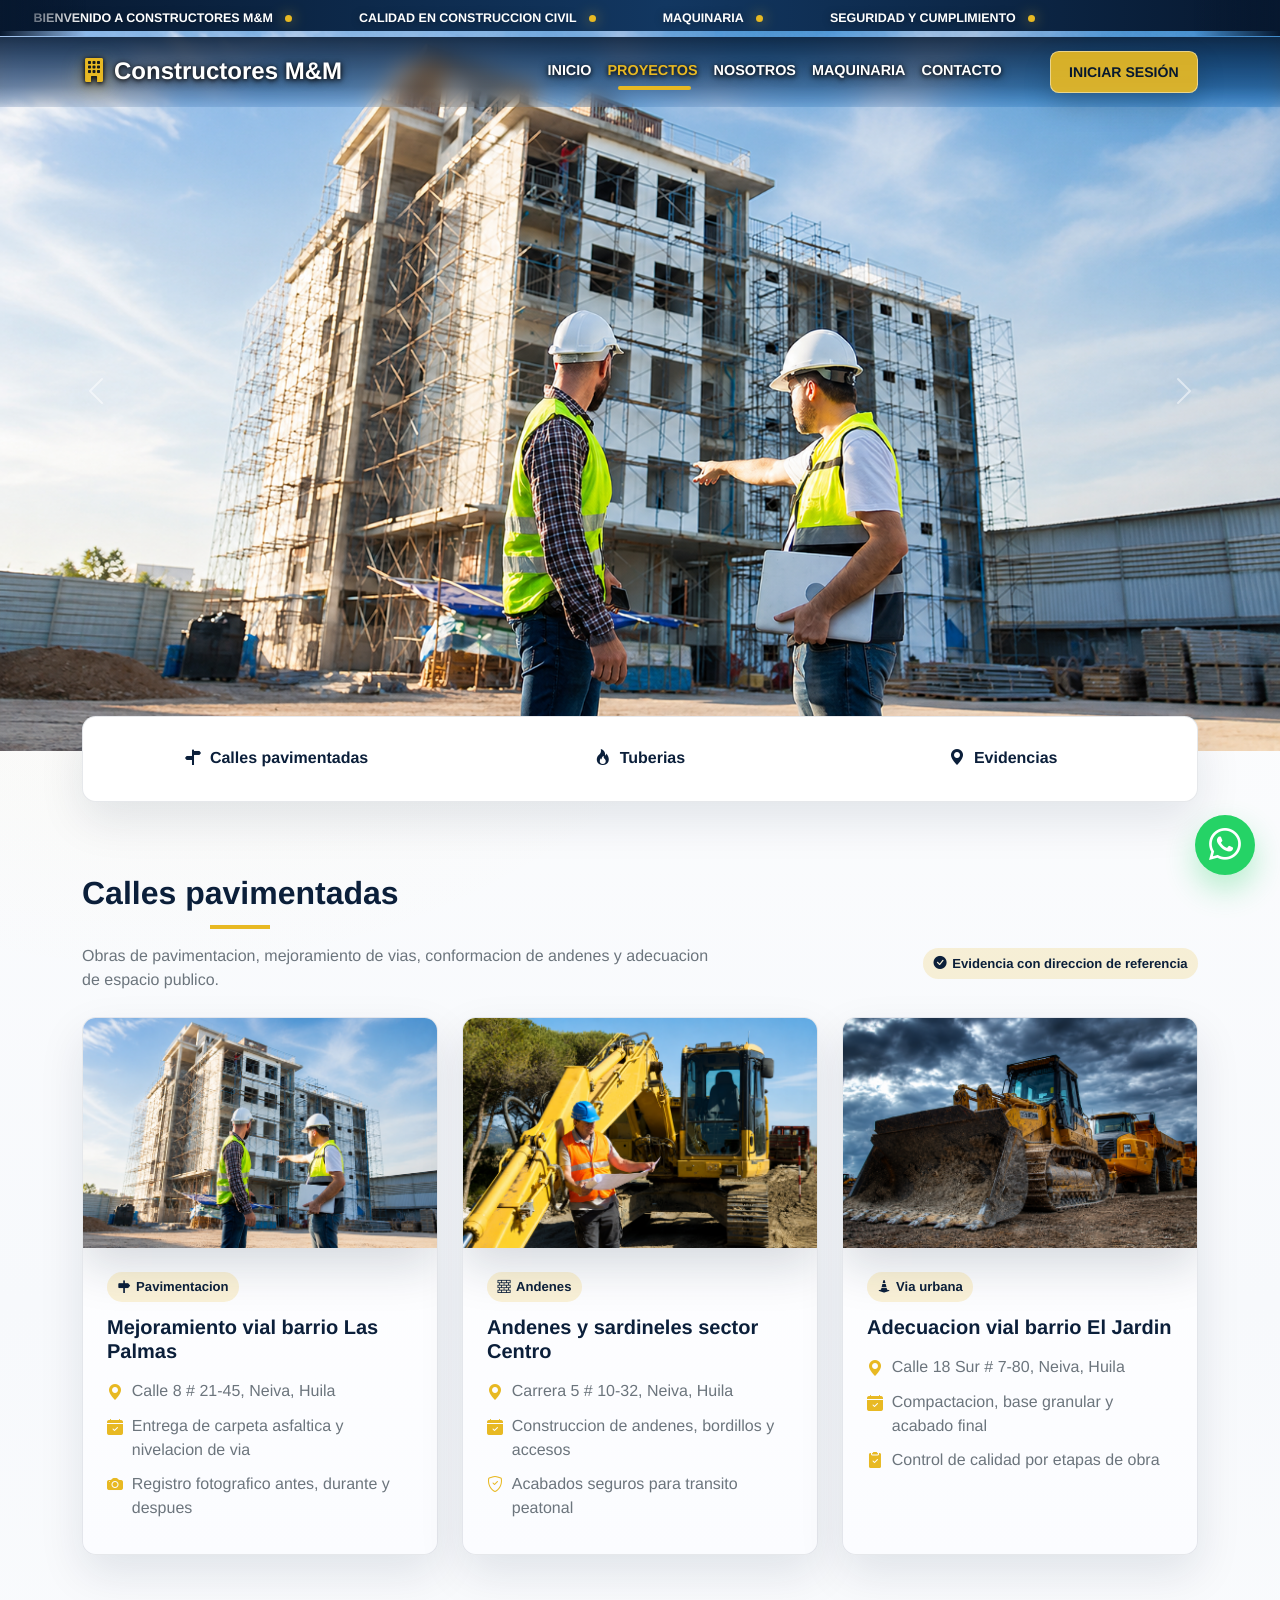
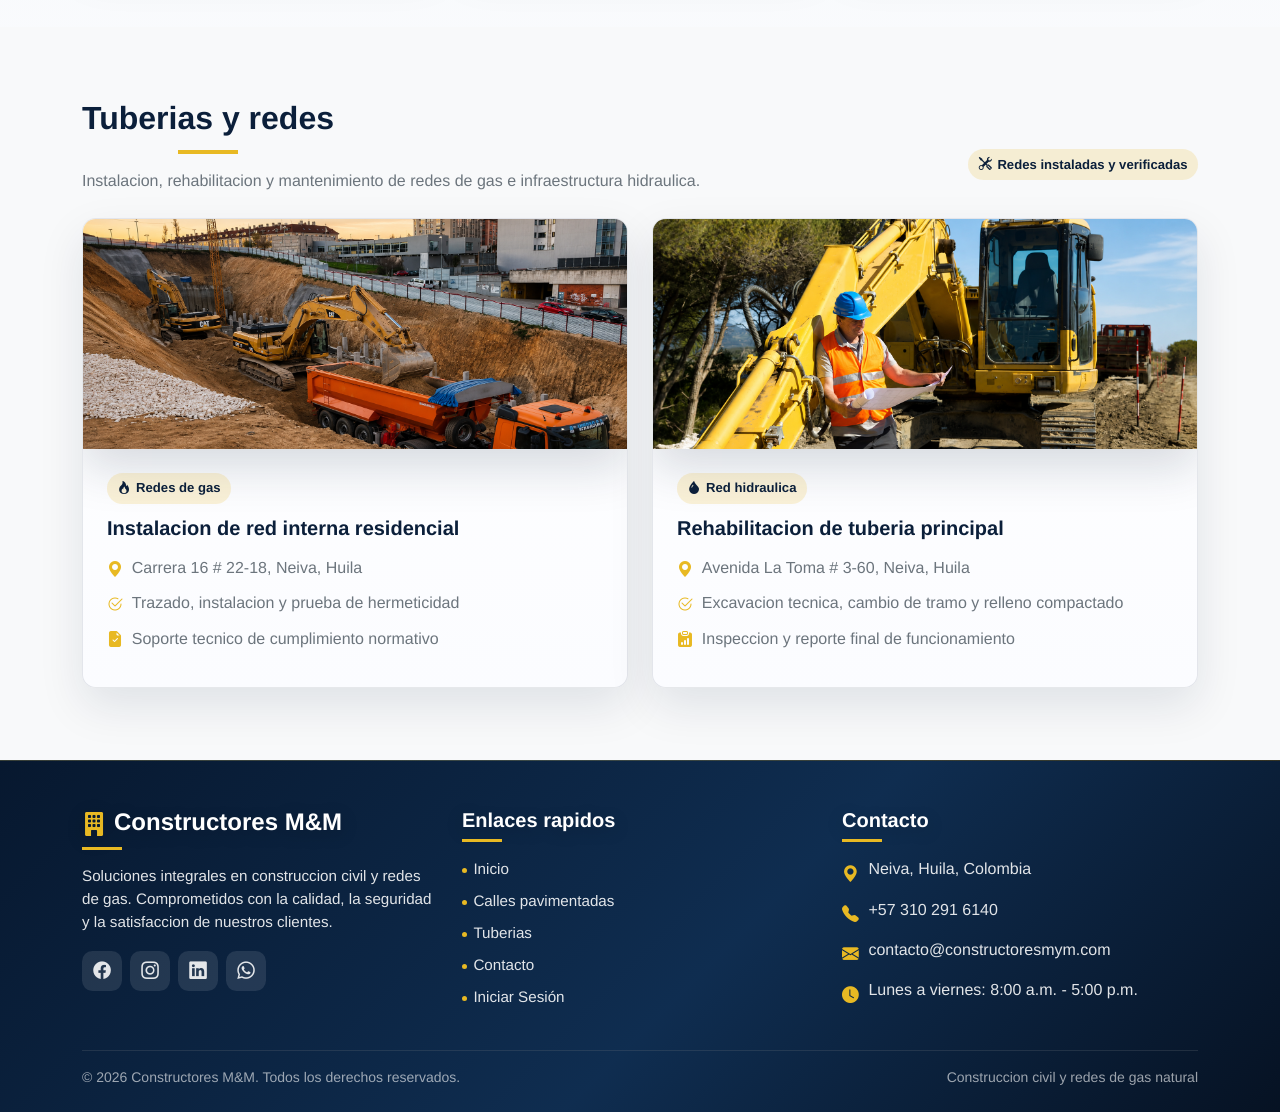
<file: inicio/proyecto.html>
<!DOCTYPE html>
<html lang="es">
<head>
  <meta charset="UTF-8">
  <meta name="viewport" content="width=device-width, initial-scale=1.0">
  <title>Proyectos realizados | Constructores M&M</title>
  <meta name="description" content="Proyectos realizados por Constructores M&M en pavimentacion de calles, andenes y tuberias. Evidencias con direcciones de obra.">
  <link href="https://cdn.jsdelivr.net/npm/bootstrap@5.3.3/dist/css/bootstrap.min.css" rel="stylesheet">
  <link rel="stylesheet" href="https://cdn.jsdelivr.net/npm/bootstrap-icons@1.11.3/font/bootstrap-icons.min.css">
  <link rel="stylesheet" href="../estilos/proyectostyle.css">
</head>
<body>
  <div class="top-banner" aria-label="Mensaje de bienvenida">
    <div class="marquee-track">
      <div class="marquee-group">
        <span>BIENVENIDO A CONSTRUCTORES M&M</span>
        <span>CALIDAD EN CONSTRUCCION CIVIL</span>
        <span>MAQUINARIA</span>
        <span>SEGURIDAD Y CUMPLIMIENTO</span>
      </div>
      <div class="marquee-group" aria-hidden="true">
        <span>BIENVENIDO A CONSTRUCTORES M&M</span>
        <span>CALIDAD EN CONSTRUCCION CIVIL</span>
        <span>MAQUINARIA</span>
        <span>SEGURIDAD Y CUMPLIMIENTO</span>
      </div>
    </div>
  </div>

  <nav class="navbar navbar-expand-lg main-navbar">
    <div class="container">
      <a class="navbar-brand d-flex align-items-center" href="../inicio/index.html">
        <i class="bi bi-building-fill me-2"></i>
        Constructores M&M
      </a>
      <button class="navbar-toggler" type="button" data-bs-toggle="collapse" data-bs-target="#menuPrincipal" aria-controls="menuPrincipal" aria-expanded="false" aria-label="Abrir menu">
        <span class="navbar-toggler-icon"></span>
      </button>
      <div class="collapse navbar-collapse" id="menuPrincipal">
        <ul class="navbar-nav ms-auto mb-2 mb-lg-0">
          <li class="nav-item">
            <a class="nav-link" href="../inicio/index.html">Inicio</a>
          </li>
          <li class="nav-item dropdown">
            <a class="nav-link dropdown-toggle active" href="../inicio/proyecto.html" id="menuProyectos" role="button" aria-expanded="false">
              Proyectos
            </a>
            <ul class="dropdown-menu" aria-labelledby="menuProyectos">
              <li><a class="dropdown-item" href="../inicio/proyecto.html#calles">Calles pavimentadas</a></li>
              <li><a class="dropdown-item" href="../inicio/proyecto.html#tuberias">Tuberias</a></li>
              <li><a class="dropdown-item" href="../inicio/proyecto.html#evidencias">Evidencias</a></li>
            </ul>
          </li>
          <li class="nav-item">
            <a class="nav-link" href="../inicio/nosotros.html">Nosotros</a>
          </li>
          <li class="nav-item">
            <a class="nav-link" href="../inicio/maquinaria.html">Maquinaria</a>
          </li>
          <li class="nav-item">
            <a class="nav-link" href="../inicio/contacto.html">Contacto</a>
          </li>
        </ul>
        <a class="login-nav-btn" href="../iniciaradmin/login.php">Iniciar sesión</a>
      </div>
    </div>
  </nav>

  <main>
    <div id="carouselExampleControlsNoTouching" class="carousel slide" data-bs-ride="carousel" data-bs-touch="true" data-bs-interval="3500" data-bs-pause="false">
  <div class="carousel-inner">
    <div class="carousel-item active">
      <img src="../imagenes/imagen1.png" class="d-block w-100" alt="Proyecto de construcción realizado por Constructores M&M - imagen 1">
    </div>
    <div class="carousel-item">
      <img src="../imagenes/imagen2.png" class="d-block w-100" alt="Proyecto de construcción realizado por Constructores M&M - imagen 2">
    </div>
    <div class="carousel-item">
      <img src="../imagenes/imagen3.png" class="d-block w-100" alt="Proyecto de construcción realizado por Constructores M&M - imagen 3">
    </div>
  </div>
  <button class="carousel-control-prev" type="button" data-bs-target="#carouselExampleControlsNoTouching" data-bs-slide="prev">
    <span class="carousel-control-prev-icon" aria-hidden="true"></span>
    <span class="visually-hidden">Previous</span>
  </button>
  <button class="carousel-control-next" type="button" data-bs-target="#carouselExampleControlsNoTouching" data-bs-slide="next">
    <span class="carousel-control-next-icon" aria-hidden="true"></span>
    <span class="visually-hidden">Next</span>
  </button>
  </div>


    <div class="container">
      <div class="anchor-panel">
        <div class="row g-2">
          <div class="col-md-4">
            <a class="anchor-link" href="#calles"><i class="bi bi-signpost-split-fill"></i> Calles pavimentadas</a>
          </div>
          <div class="col-md-4">
            <a class="anchor-link" href="#tuberias"><i class="bi bi-fire"></i> Tuberias</a>
          </div>
          <div class="col-md-4">
            <a class="anchor-link" href="#evidencias"><i class="bi bi-geo-alt-fill"></i> Evidencias</a>
          </div>
        </div>
      </div>
    </div>

    <section id="calles" class="py-5">
      <div class="container py-4">
        <div class="row align-items-end mb-4">
          <div class="col-lg-7">
            <h2 class="section-title">Calles pavimentadas</h2>
            <p class="text-gray mb-lg-0">
              Obras de pavimentacion, mejoramiento de vias, conformacion de andenes y adecuacion de espacio publico.
            </p>
          </div>
          <div class="col-lg-5 text-lg-end">
            <span class="project-badge"><i class="bi bi-check-circle-fill"></i> Evidencia con direccion de referencia</span>
          </div>
        </div>

        <div class="row g-4">
          <div class="col-md-6 col-xl-4">
            <article class="card project-card">
              <img src="../imagenes/imagen1.png" alt="Pavimentacion de calle urbana">
              <div class="card-body p-4">
                <span class="project-badge"><i class="bi bi-signpost-fill"></i> Pavimentacion</span>
                <h3 class="h5 fw-bold text-navy">Mejoramiento vial barrio Las Palmas</h3>
                <ul class="evidence-list mt-3">
                  <li><i class="bi bi-geo-alt-fill"></i><span>Calle 8 # 21-45, Neiva, Huila</span></li>
                  <li><i class="bi bi-calendar-check-fill"></i><span>Entrega de carpeta asfaltica y nivelacion de via</span></li>
                  <li><i class="bi bi-camera-fill"></i><span>Registro fotografico antes, durante y despues</span></li>
                </ul>
              </div>
            </article>
          </div>

          <div class="col-md-6 col-xl-4">
            <article class="card project-card" style="animation-delay: 0.08s;">
              <img src="../imagenes/imagen2.png" alt="Construccion de anden y sardinel">
              <div class="card-body p-4">
                <span class="project-badge"><i class="bi bi-bricks"></i> Andenes</span>
                <h3 class="h5 fw-bold text-navy">Andenes y sardineles sector Centro</h3>
                <ul class="evidence-list mt-3">
                  <li><i class="bi bi-geo-alt-fill"></i><span>Carrera 5 # 10-32, Neiva, Huila</span></li>
                  <li><i class="bi bi-calendar-check-fill"></i><span>Construccion de andenes, bordillos y accesos</span></li>
                  <li><i class="bi bi-shield-check"></i><span>Acabados seguros para transito peatonal</span></li>
                </ul>
              </div>
            </article>
          </div>

          <div class="col-md-6 col-xl-4">
            <article class="card project-card" style="animation-delay: 0.16s;">
              <img src="../imagenes/imagen3.png" alt="Adecuacion de via residencial">
              <div class="card-body p-4">
                <span class="project-badge"><i class="bi bi-cone-striped"></i> Via urbana</span>
                <h3 class="h5 fw-bold text-navy">Adecuacion vial barrio El Jardin</h3>
                <ul class="evidence-list mt-3">
                  <li><i class="bi bi-geo-alt-fill"></i><span>Calle 18 Sur # 7-80, Neiva, Huila</span></li>
                  <li><i class="bi bi-calendar-check-fill"></i><span>Compactacion, base granular y acabado final</span></li>
                  <li><i class="bi bi-clipboard2-check-fill"></i><span>Control de calidad por etapas de obra</span></li>
                </ul>
              </div>
            </article>
          </div>
        </div>
      </div>
    </section>

    <section id="tuberias" class="py-5 bg-light">
      <div class="container py-4">
        <div class="row align-items-end mb-4">
          <div class="col-lg-7">
            <h2 class="section-title">Tuberias y redes</h2>
            <p class="text-gray mb-lg-0">
              Instalacion, rehabilitacion y mantenimiento de redes de gas e infraestructura hidraulica.
            </p>
          </div>
          <div class="col-lg-5 text-lg-end">
            <span class="project-badge"><i class="bi bi-tools"></i> Redes instaladas y verificadas</span>
          </div>
        </div>

        <div class="row g-4">
          <div class="col-md-6">
            <article class="card project-card">
              <img src="../imagenes/imagen4.png" alt="Instalacion de tuberias de gas">
              <div class="card-body p-4">
                <span class="project-badge"><i class="bi bi-fire"></i> Redes de gas</span>
                <h3 class="h5 fw-bold text-navy">Instalacion de red interna residencial</h3>
                <ul class="evidence-list mt-3">
                  <li><i class="bi bi-geo-alt-fill"></i><span>Carrera 16 # 22-18, Neiva, Huila</span></li>
                  <li><i class="bi bi-check2-circle"></i><span>Trazado, instalacion y prueba de hermeticidad</span></li>
                  <li><i class="bi bi-file-earmark-check-fill"></i><span>Soporte tecnico de cumplimiento normativo</span></li>
                </ul>
              </div>
            </article>
          </div>

          <div class="col-md-6">
            <article class="card project-card" style="animation-delay: 0.08s;">
              <img src="../imagenes/imagen2.png" alt="Red hidraulica instalada en obra">
              <div class="card-body p-4">
                <span class="project-badge"><i class="bi bi-droplet-fill"></i> Red hidraulica</span>
                <h3 class="h5 fw-bold text-navy">Rehabilitacion de tuberia principal</h3>
                <ul class="evidence-list mt-3">
                  <li><i class="bi bi-geo-alt-fill"></i><span>Avenida La Toma # 3-60, Neiva, Huila</span></li>
                  <li><i class="bi bi-check2-circle"></i><span>Excavacion tecnica, cambio de tramo y relleno compactado</span></li>
                  <li><i class="bi bi-clipboard-data-fill"></i><span>Inspeccion y reporte final de funcionamiento</span></li>
                </ul>
              </div>
            </article>
          </div>
        </div>
      </div>
    </section>

  <footer id="contacto" class="bg-navy-light pt-5 pb-4">
    <div class="container">
      <div class="row g-4">
        <div class="col-lg-4">
          <h4 class="fw-bold text-white mb-3">
            <i class="bi bi-building-fill text-gold me-2"></i>Constructores M&M
          </h4>
          <p>
            Soluciones integrales en construccion civil y redes de gas. Comprometidos con la calidad, la seguridad y la satisfaccion de nuestros clientes.
          </p>
          <div class="d-flex mt-3">
            <a href="#" class="social-icon" aria-label="Facebook"><i class="bi bi-facebook"></i></a>
            <a href="#" class="social-icon" aria-label="Instagram"><i class="bi bi-instagram"></i></a>
            <a href="#" class="social-icon" aria-label="LinkedIn"><i class="bi bi-linkedin"></i></a>
            <a href="https://wa.me/573026043945" class="social-icon" aria-label="WhatsApp"><i class="bi bi-whatsapp"></i></a>
          </div>
        </div>
        <div class="col-lg-4 col-sm-6">
          <h5 class="fw-bold text-white mb-3">Enlaces rapidos</h5>
          <ul class="list-unstyled">
            <li class="mb-2"><a href="../inicio/index.html">Inicio</a></li>
            <li class="mb-2"><a href="../inicio/proyecto.html#calles">Calles pavimentadas</a></li>
            <li class="mb-2"><a href="../inicio/proyecto.html#tuberias">Tuberias</a></li>
            <li class="mb-2"><a href="../inicio/contacto.html">Contacto</a></li>
            <li class="mb-2"><a href="../iniciarsesion/iniciarsesion.html">Iniciar Sesión</a></li>

          </ul>
        </div>
        <div class="col-lg-4 col-sm-6">
          <h5 class="fw-bold text-white mb-3">Contacto</h5>
          <div class="footer-contact-item">
            <i class="bi bi-geo-alt-fill"></i>
            <span>Neiva, Huila, Colombia</span>
          </div>
          <div class="footer-contact-item">
            <i class="bi bi-telephone-fill"></i>
            <span>+57 310 291 6140</span>
          </div>
          <div class="footer-contact-item">
            <i class="bi bi-envelope-fill"></i>
            <span>contacto@constructoresmym.com</span>
          </div>
          <div class="footer-contact-item">
            <i class="bi bi-clock-fill"></i>
            <span>Lunes a viernes: 8:00 a.m. - 5:00 p.m.</span>
          </div>
        </div>
      </div>
      <hr class="border-secondary mt-4">
      <div class="d-flex flex-column flex-md-row justify-content-between align-items-center text-center small" style="color: rgba(255,255,255,0.6);">
        <span>© 2026 Constructores M&M. Todos los derechos reservados.</span>
        <span class="mt-2 mt-md-0">Construccion civil y redes de gas natural</span>
      </div>
    </div>
  </footer>

  <a href="https://wa.me/573026043945?text=Hola,%20quiero%20informacion%20sobre%20sus%20proyectos" class="btn-whatsapp" target="_blank" rel="noopener noreferrer" aria-label="Contactar por WhatsApp">
    <i class="bi bi-whatsapp"></i>
  </a>
  <script>
    (function () {
      var marqueeDuration = 24000;
      var storageKey = 'constructoresMarqueeStart';
      var startTime = Number(localStorage.getItem(storageKey));

      if (!startTime) {
        startTime = Date.now();
        localStorage.setItem(storageKey, String(startTime));
      }

      var elapsed = (Date.now() - startTime) % marqueeDuration;
      document.documentElement.style.setProperty('--marquee-duration', marqueeDuration + 'ms');
      document.documentElement.style.setProperty('--marquee-delay', '-' + elapsed + 'ms');
    })();
  </script>
  <script src="https://cdn.jsdelivr.net/npm/bootstrap@5.3.3/dist/js/bootstrap.bundle.min.js"></script>
  <script>
    document.querySelectorAll('.carousel').forEach(function (carouselElement) {
      var carousel = bootstrap.Carousel.getOrCreateInstance(carouselElement, {
        interval: 3500,
        pause: false,
        ride: 'carousel',
        touch: true,
        wrap: true
      });

      carousel.cycle();
    });
  </script>
</body>
</html>
</file>
<file: estilos/iniciostyle.css>
@import url("./style.css");

/* Estilos de la pagina Inicio. */
</file>
<file: estilos/style.css>
/* Estilos centralizados del sitio Constructores M&M. */
/* Marquesina superior compartida entre las paginas de inicio. */
.top-banner {
  position: relative;
  overflow: hidden;
  white-space: nowrap;
  padding: 0.55rem 0;
  background: linear-gradient(90deg, #07182f 0%, #123761 52%, #07182f 100%);
  color: #ffffff;
  border-bottom: 1px solid rgba(232, 185, 35, 0.28);
  box-shadow: inset 0 -1px 0 rgba(255, 255, 255, 0.08);
}

.top-banner::before,
.top-banner::after {
  content: '';
  position: absolute;
  top: 0;
  bottom: 0;
  width: 86px;
  z-index: 2;
  pointer-events: none;
}

.top-banner::before {
  left: 0;
  background: linear-gradient(90deg, #07182f 0%, rgba(7, 24, 47, 0) 100%);
}

.top-banner::after {
  right: 0;
  background: linear-gradient(270deg, #07182f 0%, rgba(7, 24, 47, 0) 100%);
}

.marquee-track {
  display: flex;
  width: max-content;
  animation: marquee-scroll 24s linear infinite;
  animation-delay: var(--marquee-delay, 0ms);
  will-change: transform;
}

.marquee-group {
  display: flex;
  align-items: center;
  flex: 0 0 auto;
  min-width: 100vw;
}

.marquee-track span {
  display: inline-flex;
  align-items: center;
  gap: 0.75rem;
  padding: 0 2.1rem;
  color: #ffffff;
  font-size: 0.78rem;
  font-weight: 900;
  letter-spacing: 0;
  text-transform: uppercase;
  text-shadow: 0 1px 8px rgba(0, 0, 0, 0.45);
}

.marquee-track span::after {
  content: '';
  width: 7px;
  height: 7px;
  border-radius: 999px;
  background: var(--color-gold, #e8b923);
  box-shadow: 0 0 14px rgba(232, 185, 35, 0.75);
}

@keyframes marquee-scroll {
  from { transform: translate3d(0, 0, 0); }
  to { transform: translate3d(-50%, 0, 0); }
}

@media (max-width: 768px) {
  .top-banner::before,
  .top-banner::after {
    width: 42px;
  }

  .marquee-track span {
    padding: 0 1.2rem;
    font-size: 0.72rem;
  }
}

.login-nav-btn {
  display: inline-flex;
  align-items: center;
  justify-content: center;
  min-height: 42px;
  padding: 0.65rem 1.15rem;
  margin-left: 2.5rem;
  border: 1px solid rgba(255, 255, 255, 0.35);
  border-radius: 0.55rem;
  background: linear-gradient(135deg, #0b1f3a 0%, #143a66 100%);
  color: #ffffff !important;
  font-size: 0.88rem;
  font-weight: 800;
  line-height: 1;
  text-decoration: none;
  text-transform: uppercase;
  box-shadow: 0 10px 24px rgba(11, 31, 58, 0.24);
  transition: transform 0.22s ease, box-shadow 0.22s ease, border-color 0.22s ease;
}

.login-nav-btn:hover,
.login-nav-btn:focus {
  color: #ffffff !important;
  border-color: rgba(255, 255, 255, 0.95);
  box-shadow:
    0 0 0 3px rgba(255, 255, 255, 0.24),
    0 14px 30px rgba(20, 58, 102, 0.34);
  transform: translateY(-2px);
}

@media (max-width: 991.98px) {
  .login-nav-btn {
    margin: 0.75rem 0 0;
    width: fit-content;
  }
}

/* Estilos migrados desde sena-2026\inicio\index.html */
:root {
      --color-navy: #0b1f3a;
      --color-navy-light: #143a66;
      --color-gold: #e8b923;
      --color-gray: #6c757d;
      --color-light: #f8f9fa;
      --color-white: #ffffff;
    }
        .top-banner {
            background-color: var(--color-navy-light);
            color: rgba(255, 255, 255, 0.8);
            overflow: hidden;
            white-space: nowrap;
            padding: 4px 0;
            font-size: 0.75rem;
            font-weight: 600;
            letter-spacing: 0.5px;
        }
    
    body {
      font-family: 'Segoe UI', Tahoma, Geneva, Verdana, sans-serif;
      color: #333;
      background-color: var(--color-white);
    }

    .bg-navy { background-color: var(--color-navy) !important; }
    .bg-navy-light { background-color: var(--color-navy-light) !important; }
    .bg-gold { background-color: var(--color-gold) !important; }
    .text-gold { color: var(--color-gold) !important; }
    .text-navy { color: var(--color-navy) !important; }
    .text-gray { color: var(--color-gray) !important; }

    .navbar-brand {
      font-weight: 700;
      font-size: 1.5rem;
      letter-spacing: -0.5px;
    }

    .main-navbar {
      background-color: var(--color-white);
      box-shadow: 0 4px 18px rgba(11, 31, 58, 0.08);
      position: sticky;
      top: 0;
      z-index: 1030;
    }

    .main-navbar .navbar-brand {
      color: var(--color-navy);
    }

    .main-navbar .navbar-brand i {
      color: var(--color-gold);
    }

    .nav-link {
      font-weight: 500;
      transition: color 0.2s ease;
    }

    .nav-link:hover, .nav-link.active {
      color: var(--color-gold) !important;
    }

    .main-navbar .nav-link {
      color: var(--color-navy);
      font-weight: 700;
      padding: 1rem 0.9rem;
      text-transform: uppercase;
      font-size: 0.9rem;
      letter-spacing: 0.4px;
    }

    .main-navbar .dropdown-menu {
      border: 0;
      border-radius: 0;
      box-shadow: 0 12px 30px rgba(11, 31, 58, 0.16);
      padding: 0.55rem 0;
      margin-top: 0;
      min-width: 220px;
    }

    .main-navbar .dropdown-item {
      color: var(--color-navy);
      font-weight: 600;
      padding: 0.7rem 1rem;
    }

    .main-navbar .dropdown-item:hover,
    .main-navbar .dropdown-item:focus {
      background-color: rgba(232, 185, 35, 0.16);
      color: var(--color-navy);
    }

    .dropdown-submenu {
      position: relative;
    }

    .dropdown-submenu > .dropdown-menu {
      top: 0;
      left: 100%;
      margin-left: 0.1rem;
    }

    .dropdown-submenu > .dropdown-toggle::after {
      float: right;
      margin-top: 0.55rem;
      transform: rotate(-90deg);
    }

    @media (min-width: 992px) {
      .main-navbar .dropdown:hover > .dropdown-menu,
      .dropdown-submenu:hover > .dropdown-menu {
        display: block;
      }
    }

    @media (max-width: 991.98px) {
      .main-navbar .nav-link {
        padding: 0.75rem 0;
      }

      .dropdown-submenu > .dropdown-menu {
        position: static;
        margin-left: 1rem;
        box-shadow: none;
        border-left: 3px solid var(--color-gold);
      }

      .dropdown-submenu > .dropdown-toggle::after {
        transform: none;
      }
    }

    .hero {
      position: relative;
      min-height: 600px;
      background: linear-gradient(rgba(11, 31, 58, 0.85), rgba(11, 31, 58, 0.75)), url('https://images.unsplash.com/photo-1504307651254-35680f356dfd?ixlib=rb-4.0.3&auto=format&fit=crop&w=1920&q=80') center/cover no-repeat;
      display: flex;
      align-items: center;
      color: var(--color-white);
    }

    .hero-title {
      font-size: 3rem;
      font-weight: 800;
      line-height: 1.1;
      margin-bottom: 1.5rem;
    }

    .hero-lead {
      font-size: 1.25rem;
      font-weight: 300;
      max-width: 700px;
      margin-bottom: 2rem;
    }

    .btn-gold {
      background-color: var(--color-gold);
      color: var(--color-navy);
      font-weight: 700;
      padding: 0.75rem 2rem;
      border: none;
      transition: transform 0.2s ease, box-shadow 0.2s ease;
    }

    .btn-gold:hover {
      transform: translateY(-2px);
      box-shadow: 0 8px 20px rgba(232, 185, 35, 0.35);
      color: var(--color-navy);
    }

    .btn-outline-navy {
      color: var(--color-navy);
      border: 2px solid var(--color-navy);
      font-weight: 600;
      padding: 0.6rem 1.5rem;
      transition: all 0.2s ease;
    }

    .btn-outline-navy:hover {
      background-color: var(--color-navy);
      color: var(--color-white);
    }
    /* Botón Flotante de WhatsApp */
.btn-whatsapp {
  position: fixed;
  bottom: 25px;
  right: 25px;
  width: 60px;
  height: 60px;
  background-color: #25d366;
  color: #ffffff !important;
  border-radius: 50%;
  display: flex;
  align-items: center;
  justify-content: center;
  font-size: 32px;
  box-shadow: 0 4px 12px rgba(0, 0, 0, 0.25);
  z-index: 1050;
  text-decoration: none;
  transition: transform 0.3s ease, background-color 0.3s ease;
  animation: pulse-whatsapp 2s infinite;
}

/* Efecto al pasar el mouse (Hover) */
.btn-whatsapp:hover {
  background-color: #20ba5a;
  transform: scale(1.12);
}

/* Animación de onda expansiva */
@keyframes pulse-whatsapp {
  0% {
    box-shadow: 0 0 0 0 rgba(37, 211, 102, 0.7);
  }
  70% {
    box-shadow: 0 0 0 18px rgba(37, 211, 102, 0);
  }
  100% {
    box-shadow: 0 0 0 0 rgba(37, 211, 102, 0);
  }
}

    .section-title {
      font-weight: 800;
      color: var(--color-navy);
      position: relative;
      display: inline-block;
      margin-bottom: 1rem;
    }

    .section-title::after {
      content: '';
      display: block;
      width: 60px;
      height: 4px;
      background-color: var(--color-gold);
      margin: 0.75rem auto 0;
    }

    .service-card {
      border: none;
      border-radius: 0.75rem;
      box-shadow: 0 4px 20px rgba(0, 0, 0, 0.06);
      transition: transform 0.25s ease, box-shadow 0.25s ease;
      height: 100%;
    }

    .service-card:hover {
      transform: translateY(-6px);
      box-shadow: 0 12px 30px rgba(0, 0, 0, 0.12);
    }

    .service-icon {
      width: 72px;
      height: 72px;
      border-radius: 50%;
      background-color: rgba(232, 185, 35, 0.15);
      color: var(--color-gold);
      display: flex;
      align-items: center;
      justify-content: center;
      font-size: 2rem;
      margin-bottom: 1.25rem;
    }

    .why-card {
      text-align: center;
      padding: 2rem 1.5rem;
    }

    .why-icon {
      font-size: 2.5rem;
      color: var(--color-gold);
      margin-bottom: 1rem;
    }

    .contact-form {
      background-color: var(--color-white);
      border-radius: 0.75rem;
      box-shadow: 0 4px 20px rgba(0, 0, 0, 0.06);
      padding: 2.5rem;
    }

    .form-control:focus {
      border-color: var(--color-gold);
      box-shadow: 0 0 0 0.25rem rgba(232, 185, 35, 0.25);
    }

    :root {
  /* ...tus variables existentes... */
  --color-rojo: #c0392b; /* o el rojo que prefieras */
}

.marquee-track {
  display: inline-flex;
  animation: marquee-scroll 20s linear infinite;
}

.marquee-track span {
  padding-right: 3rem;
  display: inline-block;
}

@keyframes marquee-scroll {
  0%   { transform: translateX(0); }
  100% { transform: translateX(-50%); }
}

    @media (max-width: 768px) {
      .hero-title {
        font-size: 2.25rem;
      }
      .hero-lead {
        font-size: 1.1rem;
      }
      .hero {
        min-height: 500px;
      }
    }

    /* ===== FOOTER: todo el CSS junto ===== */
    footer {
      color: rgba(255, 255, 255, 0.8);
    }

    footer a {
      color: rgba(255, 255, 255, 0.8);
      text-decoration: none;
      transition: color 0.2s ease;
    }

    footer a:hover {
      color: var(--color-gold);
    }

    footer h5, footer h4 {
      position: relative;
      padding-bottom: 0.6rem;
    }

    footer h5::after, footer h4::after {
      content: '';
      position: absolute;
      left: 0;
      bottom: 0;
      width: 40px;
      height: 3px;
      background-color: var(--color-gold);
    }

    footer p, footer li {
      font-size: 0.95rem;
    }

    .footer-contact-item {
      display: flex;
      align-items: flex-start;
      gap: 0.6rem;
      margin-bottom: 0.75rem;
    }

    .footer-contact-item i {
      color: var(--color-gold);
      font-size: 1.05rem;
      margin-top: 0.2rem;
    }

    footer ul.list-unstyled li a {
      display: inline-flex;
      align-items: center;
      gap: 0.4rem;
    }

    footer ul.list-unstyled li a::before {
      content: '';
      width: 5px;
      height: 5px;
      border-radius: 50%;
      background-color: var(--color-gold);
      display: inline-block;
    }

    .social-icon {
      width: 40px;
      height: 40px;
      border-radius: 50%;
      background-color: rgba(255, 255, 255, 0.1);
      display: inline-flex;
      align-items: center;
      justify-content: center;
      font-size: 1.1rem;
      margin-right: 0.5rem;
      transition: background-color 0.2s ease, color 0.2s ease;
    }

    .social-icon:hover {
      background-color: var(--color-gold);
      color: var(--color-navy);
    }
    /* ===== FIN FOOTER ===== */
  
    /* ===== ACABADO PROFESIONAL CONSTRUCTORES M&M ===== */
    :root {
      --color-ink: #162033;
      --color-muted: #596477;
      --color-surface: #ffffff;
      --color-surface-soft: #f5f7fb;
      --color-border: rgba(11, 31, 58, 0.1);
      --shadow-soft: 0 18px 45px rgba(11, 31, 58, 0.1);
      --shadow-strong: 0 24px 65px rgba(11, 31, 58, 0.18);
    }

    html {
      scroll-behavior: smooth;
    }

    body {
      color: var(--color-ink);
      background:
        radial-gradient(circle at 12% 8%, rgba(232, 185, 35, 0.08), transparent 28%),
        linear-gradient(180deg, #ffffff 0%, #f7f9fc 48%, #ffffff 100%);
      text-rendering: geometricPrecision;
      -webkit-font-smoothing: antialiased;
    }

    section {
      scroll-margin-top: 96px;
    }

    .top-banner {
      position: relative;
      overflow: hidden;
      white-space: nowrap;
      padding: 0.55rem 0;
      background: linear-gradient(90deg, #07182f 0%, #123761 52%, #07182f 100%);
      color: #ffffff;
      border-bottom: 1px solid rgba(232, 185, 35, 0.28);
      box-shadow: inset 0 -1px 0 rgba(255, 255, 255, 0.08);
    }

    .top-banner::before,
    .top-banner::after {
      content: '';
      position: absolute;
      top: 0;
      bottom: 0;
      width: 86px;
      z-index: 2;
      pointer-events: none;
    }

    .top-banner::before {
      left: 0;
      background: linear-gradient(90deg, #07182f 0%, rgba(7, 24, 47, 0) 100%);
    }

    .top-banner::after {
      right: 0;
      background: linear-gradient(270deg, #07182f 0%, rgba(7, 24, 47, 0) 100%);
    }

    .marquee-track {
      display: flex;
      width: max-content;
      animation: marquee-scroll 24s linear infinite;
      will-change: transform;
    }

    .marquee-group {
      display: flex;
      align-items: center;
      flex: 0 0 auto;
      min-width: 100vw;
    }

    .marquee-track span {
      display: inline-flex;
      align-items: center;
      gap: 0.75rem;
      padding: 0 2.1rem;
      color: #ffffff;
      font-size: 0.78rem;
      font-weight: 900;
      letter-spacing: 0;
      text-transform: uppercase;
      text-shadow: 0 1px 8px rgba(0, 0, 0, 0.45);
    }

    .marquee-track span::after {
      content: '';
      width: 7px;
      height: 7px;
      border-radius: 999px;
      background: var(--color-gold);
      box-shadow: 0 0 14px rgba(232, 185, 35, 0.75);
    }

    @keyframes marquee-scroll {
      from { transform: translate3d(0, 0, 0); }
      to { transform: translate3d(-50%, 0, 0); }
    }

    .main-navbar {
      backdrop-filter: blur(18px);
      border-bottom: 1px solid var(--color-border);
      box-shadow: 0 14px 34px rgba(11, 31, 58, 0.08);
    }

    .navbar-brand {
      letter-spacing: 0;
    }

    .navbar-brand i {
      filter: drop-shadow(0 5px 10px rgba(232, 185, 35, 0.28));
    }

    .main-navbar .nav-link {
      position: relative;
      letter-spacing: 0;
    }

    .main-navbar .nav-link::after {
      content: '';
      position: absolute;
      left: 0.9rem;
      right: 0.9rem;
      bottom: 0.55rem;
      height: 3px;
      border-radius: 999px;
      background: var(--color-gold);
      transform: scaleX(0);
      transform-origin: left;
      transition: transform 0.22s ease;
    }

    .main-navbar .nav-link:hover::after,
    .main-navbar .nav-link.active::after {
      transform: scaleX(1);
    }

    .hero,
    .project-hero,
    .contact-hero {
      isolation: isolate;
      box-shadow: inset 0 -90px 120px rgba(5, 14, 29, 0.14);
    }

    .hero-title,
    .project-hero h1,
    .contact-hero h1 {
      color: #ffffff;
      letter-spacing: 0;
      text-shadow: 0 10px 30px rgba(0, 0, 0, 0.36);
    }

    .hero-lead,
    .project-hero p,
    .contact-hero p {
      color: rgba(255, 255, 255, 0.94) !important;
      text-shadow: 0 4px 18px rgba(0, 0, 0, 0.36);
    }

    .btn,
    .anchor-link,
    .social-icon {
      border-radius: 0.65rem;
    }

    .btn-gold {
      background: linear-gradient(135deg, #f4cf45, var(--color-gold));
      box-shadow: 0 12px 24px rgba(232, 185, 35, 0.28);
    }

    .btn-gold:hover {
      box-shadow: 0 18px 34px rgba(232, 185, 35, 0.38);
    }

    .service-card,
    .why-card,
    .project-card,
    .contact-info-card,
    .contact-form,
    .anchor-panel,
    .map-frame {
      border: 1px solid var(--color-border) !important;
      border-radius: 0.85rem !important;
      box-shadow: var(--shadow-soft) !important;
    }

    .service-card,
    .why-card,
    .project-card,
    .contact-info-card {
      overflow: hidden;
      background: linear-gradient(180deg, #ffffff 0%, #fbfcff 100%);
    }

    .service-card:hover,
    .why-card:hover,
    .project-card:hover,
    .contact-info-card:hover {
      transform: translateY(-7px);
      box-shadow: var(--shadow-strong) !important;
    }

    .service-icon,
    .why-icon,
    .contact-icon {
      filter: drop-shadow(0 10px 18px rgba(232, 185, 35, 0.22));
    }

    img.rounded-3,
    .carousel-item img,
    .project-card img {
      box-shadow: 0 18px 45px rgba(11, 31, 58, 0.16);
    }

    footer.bg-navy-light {
      background: linear-gradient(135deg, #07182f 0%, #0f2d50 56%, #061223 100%) !important;
      color: rgba(255, 255, 255, 0.9);
      border-top: 1px solid rgba(232, 185, 35, 0.2);
    }

    footer a,
    footer p,
    footer li,
    .footer-contact-item span {
      color: rgba(255, 255, 255, 0.88);
    }

    footer h4,
    footer h5,
    footer .text-white {
      color: #ffffff !important;
      text-shadow: 0 4px 18px rgba(0, 0, 0, 0.24);
    }

    .btn-whatsapp {
      box-shadow: 0 14px 30px rgba(37, 211, 102, 0.32);
    }

    @media (max-width: 768px) {
      .top-banner::before,
      .top-banner::after {
        width: 42px;
      }

      .marquee-track span {
        padding: 0 1.2rem;
        font-size: 0.72rem;
      }

      .main-navbar .nav-link::after {
        left: 0;
        right: auto;
        bottom: 0.35rem;
        width: 44px;
      }
    }
    /* ===== FIN ACABADO PROFESIONAL ===== */

/* Estilos migrados desde sena-2026\inicio\proyecto.html */
:root {
      --color-navy: #0b1f3a;
      --color-navy-light: #143a66;
      --color-gold: #e8b923;
      --color-gray: #6c757d;
      --color-light: #f8f9fa;
      --color-white: #ffffff;
    }

    html {
      scroll-behavior: smooth;
    }

    body {
      font-family: 'Segoe UI', Tahoma, Geneva, Verdana, sans-serif;
      color: #333;
      background-color: var(--color-white);
    }

    section {
      scroll-margin-top: 96px;
    }

    .bg-navy-light { background-color: var(--color-navy-light) !important; }
    .text-gold { color: var(--color-gold) !important; }
    .text-navy { color: var(--color-navy) !important; }
    .text-gray { color: var(--color-gray) !important; }

    .top-banner {
      background-color: var(--color-navy-light);
      color: rgba(255, 255, 255, 0.8);
      overflow: hidden;
      white-space: nowrap;
      padding: 4px 0;
      font-size: 0.75rem;
      font-weight: 600;
      letter-spacing: 0.5px;
    }

    .marquee-track {
      display: inline-flex;
      animation: marquee-scroll 20s linear infinite;
    }

    .marquee-track span {
      padding-right: 3rem;
      display: inline-block;
    }

    @keyframes marquee-scroll {
      0% { transform: translateX(0); }
      100% { transform: translateX(-50%); }
    }

    .main-navbar {
      background-color: var(--color-white);
      box-shadow: 0 4px 18px rgba(11, 31, 58, 0.08);
      position: sticky;
      top: 0;
      z-index: 1030;
    }

    .navbar-brand {
      color: var(--color-navy);
      font-weight: 700;
      font-size: 1.5rem;
      letter-spacing: -0.5px;
    }

    .navbar-brand i {
      color: var(--color-gold);
    }

    .main-navbar .nav-link {
      color: var(--color-navy);
      font-weight: 700;
      padding: 1rem 0.9rem;
      text-transform: uppercase;
      font-size: 0.9rem;
      letter-spacing: 0.4px;
    }

    .nav-link:hover,
    .nav-link.active {
      color: var(--color-gold) !important;
    }

    .main-navbar .dropdown-menu {
      border: 0;
      border-radius: 0;
      box-shadow: 0 12px 30px rgba(11, 31, 58, 0.16);
      padding: 0.55rem 0;
      margin-top: 0;
      min-width: 220px;
    }

    .main-navbar .dropdown-item {
      color: var(--color-navy);
      font-weight: 600;
      padding: 0.7rem 1rem;
    }

    .main-navbar .dropdown-item:hover,
    .main-navbar .dropdown-item:focus {
      background-color: rgba(232, 185, 35, 0.16);
      color: var(--color-navy);
    }

    @media (min-width: 992px) {
      .main-navbar .dropdown:hover > .dropdown-menu {
        display: block;
      }
    }

    .project-hero {
      position: relative;
      overflow: hidden;
      color: var(--color-white);
      background:
        linear-gradient(110deg, rgba(11, 31, 58, 0.94), rgba(20, 58, 102, 0.78)),
        url('https://images.unsplash.com/photo-1504307651254-35680f356dfd?ixlib=rb-4.0.3&auto=format&fit=crop&w=1600&q=80') center/cover no-repeat;
      padding: 6rem 0 5rem;
    }

    .project-hero::after {
      content: '';
      position: absolute;
      right: -120px;
      bottom: -160px;
      width: 420px;
      height: 420px;
      border-radius: 50%;
      border: 72px solid rgba(232, 185, 35, 0.18);
      animation: float-ring 8s ease-in-out infinite;
    }

    .project-hero .container {
      position: relative;
      z-index: 1;
    }

    .hero-label {
      display: inline-flex;
      align-items: center;
      gap: 0.5rem;
      color: var(--color-gold);
      font-weight: 800;
      text-transform: uppercase;
      letter-spacing: 0.08em;
      font-size: 0.85rem;
      margin-bottom: 1rem;
    }

    .project-hero h1 {
      max-width: 780px;
      font-size: clamp(2.3rem, 5vw, 4.4rem);
      font-weight: 900;
      line-height: 1.03;
      margin-bottom: 1.25rem;
    }

    .project-hero p {
      max-width: 690px;
      color: rgba(255, 255, 255, 0.84);
      font-size: 1.12rem;
    }

    .anchor-panel {
      position: relative;
      z-index: 2;
      margin-top: -2.2rem;
      background-color: var(--color-white);
      border-radius: 0.75rem;
      box-shadow: 0 14px 40px rgba(11, 31, 58, 0.14);
      padding: 1rem;
    }

    .anchor-link {
      display: flex;
      align-items: center;
      justify-content: center;
      gap: 0.55rem;
      min-height: 52px;
      border-radius: 0.6rem;
      color: var(--color-navy);
      font-weight: 800;
      text-decoration: none;
      transition: background-color 0.2s ease, transform 0.2s ease;
    }

    .anchor-link:hover {
      background-color: rgba(232, 185, 35, 0.18);
      color: var(--color-navy);
      transform: translateY(-2px);
    }

    .section-title {
      font-weight: 800;
      color: var(--color-navy);
      position: relative;
      display: inline-block;
      margin-bottom: 1rem;
    }

    .section-title::after {
      content: '';
      display: block;
      width: 60px;
      height: 4px;
      background-color: var(--color-gold);
      margin-top: 0.75rem;
    }

    .project-card {
      height: 100%;
      overflow: hidden;
      border: 0;
      border-radius: 0.75rem;
      box-shadow: 0 12px 34px rgba(11, 31, 58, 0.1);
      animation: fade-up 0.75s ease both;
      transition: transform 0.25s ease, box-shadow 0.25s ease;
    }

    .project-card:hover {
      transform: translateY(-7px);
      box-shadow: 0 18px 46px rgba(11, 31, 58, 0.16);
    }

    .project-card img {
      width: 100%;
      height: 230px;
      object-fit: cover;
    }

    .project-badge {
      display: inline-flex;
      align-items: center;
      gap: 0.35rem;
      padding: 0.35rem 0.65rem;
      border-radius: 999px;
      background-color: rgba(232, 185, 35, 0.18);
      color: var(--color-navy);
      font-size: 0.82rem;
      font-weight: 800;
      margin-bottom: 0.85rem;
    }

    .evidence-list {
      list-style: none;
      padding-left: 0;
      margin-bottom: 0;
      color: var(--color-gray);
    }

    .evidence-list li {
      display: flex;
      gap: 0.55rem;
      margin-bottom: 0.6rem;
    }

    .evidence-list i {
      color: var(--color-gold);
      margin-top: 0.1rem;
    }

    .map-frame {
      overflow: hidden;
      border-radius: 0.75rem;
      box-shadow: 0 12px 34px rgba(11, 31, 58, 0.1);
      background-color: var(--color-white);
    }

    .map-frame iframe {
      display: block;
      width: 100%;
      min-height: 340px;
      border: 0;
    }

    .cta-band {
      background: linear-gradient(135deg, var(--color-navy), var(--color-navy-light));
      color: var(--color-white);
    }

    .btn-gold {
      background-color: var(--color-gold);
      color: var(--color-navy);
      font-weight: 800;
      border: 0;
      padding: 0.75rem 1.5rem;
    }

    .btn-gold:hover {
      background-color: #f0c73a;
      color: var(--color-navy);
    }

    .btn-whatsapp {
      position: fixed;
      bottom: 25px;
      right: 25px;
      width: 60px;
      height: 60px;
      background-color: #25d366;
      color: #ffffff !important;
      border-radius: 50%;
      display: flex;
      align-items: center;
      justify-content: center;
      font-size: 32px;
      box-shadow: 0 4px 12px rgba(0, 0, 0, 0.25);
      z-index: 1050;
      text-decoration: none;
      transition: transform 0.3s ease, background-color 0.3s ease;
      animation: pulse-whatsapp 2s infinite;
    }

    .btn-whatsapp:hover {
      background-color: #20ba5a;
      transform: scale(1.12);
    }

    @keyframes pulse-whatsapp {
      0% { box-shadow: 0 0 0 0 rgba(37, 211, 102, 0.7); }
      70% { box-shadow: 0 0 0 18px rgba(37, 211, 102, 0); }
      100% { box-shadow: 0 0 0 0 rgba(37, 211, 102, 0); }
    }

    @keyframes fade-up {
      from {
        opacity: 0;
        transform: translateY(24px);
      }
      to {
        opacity: 1;
        transform: translateY(0);
      }
    }

    @keyframes float-ring {
      0%, 100% { transform: translate3d(0, 0, 0); }
      50% { transform: translate3d(-18px, -14px, 0); }
    }

    footer {
      color: rgba(255, 255, 255, 0.8);
    }

    footer a {
      color: rgba(255, 255, 255, 0.8);
      text-decoration: none;
      transition: color 0.2s ease;
    }

    footer a:hover {
      color: var(--color-gold);
    }

    footer h5,
    footer h4 {
      position: relative;
      padding-bottom: 0.6rem;
    }

    footer h5::after,
    footer h4::after {
      content: '';
      position: absolute;
      left: 0;
      bottom: 0;
      width: 40px;
      height: 3px;
      background-color: var(--color-gold);
    }

    footer p,
    footer li {
      font-size: 0.95rem;
    }

    .footer-contact-item {
      display: flex;
      align-items: flex-start;
      gap: 0.6rem;
      margin-bottom: 0.75rem;
    }

    .footer-contact-item i {
      color: var(--color-gold);
      font-size: 1.05rem;
      margin-top: 0.2rem;
    }

    .social-icon {
      width: 40px;
      height: 40px;
      border-radius: 50%;
      background-color: rgba(255, 255, 255, 0.1);
      display: inline-flex;
      align-items: center;
      justify-content: center;
      font-size: 1.1rem;
      margin-right: 0.5rem;
      transition: background-color 0.2s ease, color 0.2s ease;
    }

    .social-icon:hover {
      background-color: var(--color-gold);
      color: var(--color-navy);
    }

    @media (max-width: 768px) {
      .project-hero {
        padding: 4.5rem 0 4rem;
      }

      .project-card img {
        height: 210px;
      }
    }
  
    /* ===== ACABADO PROFESIONAL CONSTRUCTORES M&M ===== */
    :root {
      --color-ink: #162033;
      --color-muted: #596477;
      --color-surface: #ffffff;
      --color-surface-soft: #f5f7fb;
      --color-border: rgba(11, 31, 58, 0.1);
      --shadow-soft: 0 18px 45px rgba(11, 31, 58, 0.1);
      --shadow-strong: 0 24px 65px rgba(11, 31, 58, 0.18);
    }

    html {
      scroll-behavior: smooth;
    }

    body {
      color: var(--color-ink);
      background:
        radial-gradient(circle at 12% 8%, rgba(232, 185, 35, 0.08), transparent 28%),
        linear-gradient(180deg, #ffffff 0%, #f7f9fc 48%, #ffffff 100%);
      text-rendering: geometricPrecision;
      -webkit-font-smoothing: antialiased;
    }

    section {
      scroll-margin-top: 96px;
    }

    .top-banner {
      position: relative;
      overflow: hidden;
      white-space: nowrap;
      padding: 0.55rem 0;
      background: linear-gradient(90deg, #07182f 0%, #123761 52%, #07182f 100%);
      color: #ffffff;
      border-bottom: 1px solid rgba(232, 185, 35, 0.28);
      box-shadow: inset 0 -1px 0 rgba(255, 255, 255, 0.08);
    }

    .top-banner::before,
    .top-banner::after {
      content: '';
      position: absolute;
      top: 0;
      bottom: 0;
      width: 86px;
      z-index: 2;
      pointer-events: none;
    }

    .top-banner::before {
      left: 0;
      background: linear-gradient(90deg, #07182f 0%, rgba(7, 24, 47, 0) 100%);
    }

    .top-banner::after {
      right: 0;
      background: linear-gradient(270deg, #07182f 0%, rgba(7, 24, 47, 0) 100%);
    }

    .marquee-track {
      display: flex;
      width: max-content;
      animation: marquee-scroll 24s linear infinite;
      will-change: transform;
    }

    .marquee-group {
      display: flex;
      align-items: center;
      flex: 0 0 auto;
      min-width: 100vw;
    }

    .marquee-track span {
      display: inline-flex;
      align-items: center;
      gap: 0.75rem;
      padding: 0 2.1rem;
      color: #ffffff;
      font-size: 0.78rem;
      font-weight: 900;
      letter-spacing: 0;
      text-transform: uppercase;
      text-shadow: 0 1px 8px rgba(0, 0, 0, 0.45);
    }

    .marquee-track span::after {
      content: '';
      width: 7px;
      height: 7px;
      border-radius: 999px;
      background: var(--color-gold);
      box-shadow: 0 0 14px rgba(232, 185, 35, 0.75);
    }

    @keyframes marquee-scroll {
      from { transform: translate3d(0, 0, 0); }
      to { transform: translate3d(-50%, 0, 0); }
    }

    .main-navbar {
      backdrop-filter: blur(18px);
      border-bottom: 1px solid var(--color-border);
      box-shadow: 0 14px 34px rgba(11, 31, 58, 0.08);
    }

    .navbar-brand {
      letter-spacing: 0;
    }

    .navbar-brand i {
      filter: drop-shadow(0 5px 10px rgba(232, 185, 35, 0.28));
    }

    .main-navbar .nav-link {
      position: relative;
      letter-spacing: 0;
    }

    .main-navbar .nav-link::after {
      content: '';
      position: absolute;
      left: 0.9rem;
      right: 0.9rem;
      bottom: 0.55rem;
      height: 3px;
      border-radius: 999px;
      background: var(--color-gold);
      transform: scaleX(0);
      transform-origin: left;
      transition: transform 0.22s ease;
    }

    .main-navbar .nav-link:hover::after,
    .main-navbar .nav-link.active::after {
      transform: scaleX(1);
    }

    .hero,
    .project-hero,
    .contact-hero {
      isolation: isolate;
      box-shadow: inset 0 -90px 120px rgba(5, 14, 29, 0.14);
    }

    .hero-title,
    .project-hero h1,
    .contact-hero h1 {
      color: #ffffff;
      letter-spacing: 0;
      text-shadow: 0 10px 30px rgba(0, 0, 0, 0.36);
    }

    .hero-lead,
    .project-hero p,
    .contact-hero p {
      color: rgba(255, 255, 255, 0.94) !important;
      text-shadow: 0 4px 18px rgba(0, 0, 0, 0.36);
    }

    .btn,
    .anchor-link,
    .social-icon {
      border-radius: 0.65rem;
    }

    .btn-gold {
      background: linear-gradient(135deg, #f4cf45, var(--color-gold));
      box-shadow: 0 12px 24px rgba(232, 185, 35, 0.28);
    }

    .btn-gold:hover {
      box-shadow: 0 18px 34px rgba(232, 185, 35, 0.38);
    }

    .service-card,
    .why-card,
    .project-card,
    .contact-info-card,
    .contact-form,
    .anchor-panel,
    .map-frame {
      border: 1px solid var(--color-border) !important;
      border-radius: 0.85rem !important;
      box-shadow: var(--shadow-soft) !important;
    }

    .service-card,
    .why-card,
    .project-card,
    .contact-info-card {
      overflow: hidden;
      background: linear-gradient(180deg, #ffffff 0%, #fbfcff 100%);
    }

    .service-card:hover,
    .why-card:hover,
    .project-card:hover,
    .contact-info-card:hover {
      transform: translateY(-7px);
      box-shadow: var(--shadow-strong) !important;
    }

    .service-icon,
    .why-icon,
    .contact-icon {
      filter: drop-shadow(0 10px 18px rgba(232, 185, 35, 0.22));
    }

    img.rounded-3,
    .carousel-item img,
    .project-card img {
      box-shadow: 0 18px 45px rgba(11, 31, 58, 0.16);
    }

    footer.bg-navy-light {
      background: linear-gradient(135deg, #07182f 0%, #0f2d50 56%, #061223 100%) !important;
      color: rgba(255, 255, 255, 0.9);
      border-top: 1px solid rgba(232, 185, 35, 0.2);
    }

    footer a,
    footer p,
    footer li,
    .footer-contact-item span {
      color: rgba(255, 255, 255, 0.88);
    }

    footer h4,
    footer h5,
    footer .text-white {
      color: #ffffff !important;
      text-shadow: 0 4px 18px rgba(0, 0, 0, 0.24);
    }

    .btn-whatsapp {
      box-shadow: 0 14px 30px rgba(37, 211, 102, 0.32);
    }

    @media (max-width: 768px) {
      .top-banner::before,
      .top-banner::after {
        width: 42px;
      }

      .marquee-track span {
        padding: 0 1.2rem;
        font-size: 0.72rem;
      }

      .main-navbar .nav-link::after {
        left: 0;
        right: auto;
        bottom: 0.35rem;
        width: 44px;
      }
    }
    /* ===== FIN ACABADO PROFESIONAL ===== */

/* Estilos migrados desde sena-2026\inicio\nosotros.html */
:root {
  --color-navy: #0b1f3a;
  --color-navy-light: #143a66;
  --color-gold: #e8b923;
  --color-gray: #6c757d;
  --color-light: #f8f9fa;
  --color-white: #ffffff;
  --color-rojo: #c0392b;
}

body {
  font-family: 'Segoe UI', Tahoma, Geneva, Verdana, sans-serif;
  color: #333;
  background-color: var(--color-white);
}

.top-banner {
  background-color: var(--color-navy-light);
  color: rgba(255, 255, 255, 0.8);
  overflow: hidden;
  white-space: nowrap;
  padding: 4px 0;
  font-size: 0.75rem;
  font-weight: 600;
  letter-spacing: 0.5px;
}

.marquee-track {
  display: inline-flex;
  animation: marquee-scroll 20s linear infinite;
}

.marquee-track span {
  padding-right: 3rem;
  display: inline-block;
}

@keyframes marquee-scroll {
  0%   { transform: translateX(0); }
  100% { transform: translateX(-50%); }
}

.bg-navy { background-color: var(--color-navy) !important; }
.bg-navy-light { background-color: var(--color-navy-light) !important; }
.bg-gold { background-color: var(--color-gold) !important; }
.text-gold { color: var(--color-gold) !important; }
.text-navy { color: var(--color-navy) !important; }
.text-gray { color: var(--color-gray) !important; }

.navbar-brand {
  font-weight: 700;
  font-size: 1.5rem;
  letter-spacing: -0.5px;
}

.main-navbar {
  background-color: var(--color-white);
  box-shadow: 0 4px 18px rgba(11, 31, 58, 0.08);
  position: sticky;
  top: 0;
  z-index: 1030;
}

.main-navbar .navbar-brand {
  color: var(--color-navy);
}

.main-navbar .navbar-brand i {
  color: var(--color-gold);
}

.nav-link {
  font-weight: 500;
  transition: color 0.2s ease;
}

.nav-link:hover, .nav-link.active {
  color: var(--color-gold) !important;
}

.main-navbar .nav-link {
  color: var(--color-navy);
  font-weight: 700;
  padding: 1rem 0.9rem;
  text-transform: uppercase;
  font-size: 0.9rem;
  letter-spacing: 0.4px;
}

.main-navbar .dropdown-menu {
  border: 0;
  border-radius: 0;
  box-shadow: 0 12px 30px rgba(11, 31, 58, 0.16);
  padding: 0.55rem 0;
  margin-top: 0;
  min-width: 220px;
}

.main-navbar .dropdown-item {
  color: var(--color-navy);
  font-weight: 600;
  padding: 0.7rem 1rem;
}

.main-navbar .dropdown-item:hover,
.main-navbar .dropdown-item:focus {
  background-color: rgba(232, 185, 35, 0.16);
  color: var(--color-navy);
}

.dropdown-submenu {
  position: relative;
}

.dropdown-submenu > .dropdown-menu {
  top: 0;
  left: 100%;
  margin-left: 0.1rem;
}

.dropdown-submenu > .dropdown-toggle::after {
  float: right;
  margin-top: 0.55rem;
  transform: rotate(-90deg);
}

@media (min-width: 992px) {
  .main-navbar .dropdown:hover > .dropdown-menu,
  .dropdown-submenu:hover > .dropdown-menu {
    display: block;
  }
}

@media (max-width: 991.98px) {
  .main-navbar .nav-link {
    padding: 0.75rem 0;
  }

  .dropdown-submenu > .dropdown-menu {
    position: static;
    margin-left: 1rem;
    box-shadow: none;
    border-left: 3px solid var(--color-gold);
  }

  .dropdown-submenu > .dropdown-toggle::after {
    transform: none;
  }
}

.btn-gold {
  background-color: var(--color-gold);
  color: var(--color-navy);
  font-weight: 700;
  padding: 0.75rem 2rem;
  border: none;
  transition: transform 0.2s ease, box-shadow 0.2s ease;
}

.btn-gold:hover {
  transform: translateY(-2px);
  box-shadow: 0 8px 20px rgba(232, 185, 35, 0.35);
  color: var(--color-navy);
}

.btn-whatsapp {
  position: fixed;
  bottom: 25px;
  right: 25px;
  width: 60px;
  height: 60px;
  background-color: #25d366;
  color: #ffffff !important;
  border-radius: 50%;
  display: flex;
  align-items: center;
  justify-content: center;
  font-size: 32px;
  box-shadow: 0 4px 12px rgba(0, 0, 0, 0.25);
  z-index: 1050;
  text-decoration: none;
  transition: transform 0.3s ease, background-color 0.3s ease;
  animation: pulse-whatsapp 2s infinite;
}

.btn-whatsapp:hover {
  background-color: #20ba5a;
  transform: scale(1.12);
}

@keyframes pulse-whatsapp {
  0% { box-shadow: 0 0 0 0 rgba(37, 211, 102, 0.7); }
  70% { box-shadow: 0 0 0 18px rgba(37, 211, 102, 0); }
  100% { box-shadow: 0 0 0 0 rgba(37, 211, 102, 0); }
}

.section-title {
  font-weight: 800;
  color: var(--color-navy);
  position: relative;
  display: inline-block;
  margin-bottom: 1rem;
}

.section-title::after {
  content: '';
  display: block;
  width: 60px;
  height: 4px;
  background-color: var(--color-gold);
  margin: 0.75rem auto 0;
}

.service-icon {
  width: 72px;
  height: 72px;
  border-radius: 50%;
  background-color: rgba(232, 185, 35, 0.15);
  color: var(--color-gold);
  display: flex;
  align-items: center;
  justify-content: center;
  font-size: 2rem;
  margin-bottom: 1.25rem;
}

.why-card {
  text-align: center;
  padding: 2rem 1.5rem;
  background: var(--color-white);
  border-radius: 0.75rem;
  transition: transform 0.25s ease;
}

.why-card:hover {
  transform: translateY(-5px);
}

.why-icon {
  font-size: 2.5rem;
  color: var(--color-gold);
  margin-bottom: 1rem;
}

footer {
  color: rgba(255, 255, 255, 0.8);
}

footer a {
  color: rgba(255, 255, 255, 0.8);
  text-decoration: none;
  transition: color 0.2s ease;
}

footer a:hover {
  color: var(--color-gold);
}

footer h5, footer h4 {
  position: relative;
  padding-bottom: 0.6rem;
}

footer h5::after, footer h4::after {
  content: '';
  position: absolute;
  left: 0;
  bottom: 0;
  width: 40px;
  height: 3px;
  background-color: var(--color-gold);
}

footer p, footer li {
  font-size: 0.95rem;
}

.footer-contact-item {
  display: flex;
  align-items: flex-start;
  gap: 0.6rem;
  margin-bottom: 0.75rem;
}

.footer-contact-item i {
  color: var(--color-gold);
  font-size: 1.05rem;
  margin-top: 0.2rem;
}

footer ul.list-unstyled li a {
  display: inline-flex;
  align-items: center;
  gap: 0.4rem;
}

footer ul.list-unstyled li a::before {
  content: '';
  width: 5px;
  height: 5px;
  border-radius: 50%;
  background-color: var(--color-gold);
  display: inline-block;
}

.social-icon {
  width: 40px;
  height: 40px;
  border-radius: 50%;
  background-color: rgba(255, 255, 255, 0.1);
  display: inline-flex;
  align-items: center;
  justify-content: center;
  font-size: 1.1rem;
  margin-right: 0.5rem;
  transition: background-color 0.2s ease, color 0.2s ease;
}

.social-icon:hover {
  background-color: var(--color-gold);
  color: var(--color-navy);
}
 
    /* ===== ACABADO PROFESIONAL CONSTRUCTORES M&M ===== */
    :root {
      --color-ink: #162033;
      --color-muted: #596477;
      --color-surface: #ffffff;
      --color-surface-soft: #f5f7fb;
      --color-border: rgba(11, 31, 58, 0.1);
      --shadow-soft: 0 18px 45px rgba(11, 31, 58, 0.1);
      --shadow-strong: 0 24px 65px rgba(11, 31, 58, 0.18);
    }

    html {
      scroll-behavior: smooth;
    }

    body {
      color: var(--color-ink);
      background:
        radial-gradient(circle at 12% 8%, rgba(232, 185, 35, 0.08), transparent 28%),
        linear-gradient(180deg, #ffffff 0%, #f7f9fc 48%, #ffffff 100%);
      text-rendering: geometricPrecision;
      -webkit-font-smoothing: antialiased;
    }

    section {
      scroll-margin-top: 96px;
    }

    .top-banner {
      position: relative;
      overflow: hidden;
      white-space: nowrap;
      padding: 0.55rem 0;
      background: linear-gradient(90deg, #07182f 0%, #123761 52%, #07182f 100%);
      color: #ffffff;
      border-bottom: 1px solid rgba(232, 185, 35, 0.28);
      box-shadow: inset 0 -1px 0 rgba(255, 255, 255, 0.08);
    }

    .top-banner::before,
    .top-banner::after {
      content: '';
      position: absolute;
      top: 0;
      bottom: 0;
      width: 86px;
      z-index: 2;
      pointer-events: none;
    }

    .top-banner::before {
      left: 0;
      background: linear-gradient(90deg, #07182f 0%, rgba(7, 24, 47, 0) 100%);
    }

    .top-banner::after {
      right: 0;
      background: linear-gradient(270deg, #07182f 0%, rgba(7, 24, 47, 0) 100%);
    }

    .marquee-track {
      display: flex;
      width: max-content;
      animation: marquee-scroll 24s linear infinite;
      will-change: transform;
    }

    .marquee-group {
      display: flex;
      align-items: center;
      flex: 0 0 auto;
      min-width: 100vw;
    }

    .marquee-track span {
      display: inline-flex;
      align-items: center;
      gap: 0.75rem;
      padding: 0 2.1rem;
      color: #ffffff;
      font-size: 0.78rem;
      font-weight: 900;
      letter-spacing: 0;
      text-transform: uppercase;
      text-shadow: 0 1px 8px rgba(0, 0, 0, 0.45);
    }

    .marquee-track span::after {
      content: '';
      width: 7px;
      height: 7px;
      border-radius: 999px;
      background: var(--color-gold);
      box-shadow: 0 0 14px rgba(232, 185, 35, 0.75);
    }

    @keyframes marquee-scroll {
      from { transform: translate3d(0, 0, 0); }
      to { transform: translate3d(-50%, 0, 0); }
    }

    .main-navbar {
      backdrop-filter: blur(18px);
      border-bottom: 1px solid var(--color-border);
      box-shadow: 0 14px 34px rgba(11, 31, 58, 0.08);
    }

    .navbar-brand {
      letter-spacing: 0;
    }

    .navbar-brand i {
      filter: drop-shadow(0 5px 10px rgba(232, 185, 35, 0.28));
    }

    .main-navbar .nav-link {
      position: relative;
      letter-spacing: 0;
    }

    .main-navbar .nav-link::after {
      content: '';
      position: absolute;
      left: 0.9rem;
      right: 0.9rem;
      bottom: 0.55rem;
      height: 3px;
      border-radius: 999px;
      background: var(--color-gold);
      transform: scaleX(0);
      transform-origin: left;
      transition: transform 0.22s ease;
    }

    .main-navbar .nav-link:hover::after,
    .main-navbar .nav-link.active::after {
      transform: scaleX(1);
    }

    .hero,
    .project-hero,
    .contact-hero {
      isolation: isolate;
      box-shadow: inset 0 -90px 120px rgba(5, 14, 29, 0.14);
    }

    .hero-title,
    .project-hero h1,
    .contact-hero h1 {
      color: #ffffff;
      letter-spacing: 0;
      text-shadow: 0 10px 30px rgba(0, 0, 0, 0.36);
    }

    .hero-lead,
    .project-hero p,
    .contact-hero p {
      color: rgba(255, 255, 255, 0.94) !important;
      text-shadow: 0 4px 18px rgba(0, 0, 0, 0.36);
    }

    .btn,
    .anchor-link,
    .social-icon {
      border-radius: 0.65rem;
    }

    .btn-gold {
      background: linear-gradient(135deg, #f4cf45, var(--color-gold));
      box-shadow: 0 12px 24px rgba(232, 185, 35, 0.28);
    }

    .btn-gold:hover {
      box-shadow: 0 18px 34px rgba(232, 185, 35, 0.38);
    }

    .service-card,
    .why-card,
    .project-card,
    .contact-info-card,
    .contact-form,
    .anchor-panel,
    .map-frame {
      border: 1px solid var(--color-border) !important;
      border-radius: 0.85rem !important;
      box-shadow: var(--shadow-soft) !important;
    }

    .service-card,
    .why-card,
    .project-card,
    .contact-info-card {
      overflow: hidden;
      background: linear-gradient(180deg, #ffffff 0%, #fbfcff 100%);
    }

    .service-card:hover,
    .why-card:hover,
    .project-card:hover,
    .contact-info-card:hover {
      transform: translateY(-7px);
      box-shadow: var(--shadow-strong) !important;
    }

    .service-icon,
    .why-icon,
    .contact-icon {
      filter: drop-shadow(0 10px 18px rgba(232, 185, 35, 0.22));
    }

    img.rounded-3,
    .carousel-item img,
    .project-card img {
      box-shadow: 0 18px 45px rgba(11, 31, 58, 0.16);
    }

    footer.bg-navy-light {
      background: linear-gradient(135deg, #07182f 0%, #0f2d50 56%, #061223 100%) !important;
      color: rgba(255, 255, 255, 0.9);
      border-top: 1px solid rgba(232, 185, 35, 0.2);
    }

    footer a,
    footer p,
    footer li,
    .footer-contact-item span {
      color: rgba(255, 255, 255, 0.88);
    }

    footer h4,
    footer h5,
    footer .text-white {
      color: #ffffff !important;
      text-shadow: 0 4px 18px rgba(0, 0, 0, 0.24);
    }

    .btn-whatsapp {
      box-shadow: 0 14px 30px rgba(37, 211, 102, 0.32);
    }

    @media (max-width: 768px) {
      .top-banner::before,
      .top-banner::after {
        width: 42px;
      }

      .marquee-track span {
        padding: 0 1.2rem;
        font-size: 0.72rem;
      }

      .main-navbar .nav-link::after {
        left: 0;
        right: auto;
        bottom: 0.35rem;
        width: 44px;
      }
    }
    /* ===== FIN ACABADO PROFESIONAL ===== */

/* Estilos migrados desde sena-2026\inicio\maquinaria.html */
:root {
      --color-navy: #0b1f3a;
      --color-navy-light: #143a66;
      --color-gold: #e8b923;
      --color-gray: #6c757d;
      --color-light: #f8f9fa;
      --color-white: #ffffff;
    }
        .top-banner {
            background-color: var(--color-navy-light);
            color: rgba(255, 255, 255, 0.8);
            overflow: hidden;
            white-space: nowrap;
            padding: 4px 0;
            font-size: 0.75rem;
            font-weight: 600;
            letter-spacing: 0.5px;
        }
    
    body {
      font-family: 'Segoe UI', Tahoma, Geneva, Verdana, sans-serif;
      color: #333;
      background-color: var(--color-white);
    }

    .bg-navy { background-color: var(--color-navy) !important; }
    .bg-navy-light { background-color: var(--color-navy-light) !important; }
    .bg-gold { background-color: var(--color-gold) !important; }
    .text-gold { color: var(--color-gold) !important; }
    .text-navy { color: var(--color-navy) !important; }
    .text-gray { color: var(--color-gray) !important; }

    .navbar-brand {
      font-weight: 700;
      font-size: 1.5rem;
      letter-spacing: -0.5px;
    }

    .main-navbar {
      background-color: var(--color-white);
      box-shadow: 0 4px 18px rgba(11, 31, 58, 0.08);
      position: sticky;
      top: 0;
      z-index: 1030;
    }

    .main-navbar .navbar-brand {
      color: var(--color-navy);
    }

    .main-navbar .navbar-brand i {
      color: var(--color-gold);
    }

    .nav-link {
      font-weight: 500;
      transition: color 0.2s ease;
    }

    .nav-link:hover, .nav-link.active {
      color: var(--color-gold) !important;
    }

    .main-navbar .nav-link {
      color: var(--color-navy);
      font-weight: 700;
      padding: 1rem 0.9rem;
      text-transform: uppercase;
      font-size: 0.9rem;
      letter-spacing: 0.4px;
    }

    .main-navbar .dropdown-menu {
      border: 0;
      border-radius: 0;
      box-shadow: 0 12px 30px rgba(11, 31, 58, 0.16);
      padding: 0.55rem 0;
      margin-top: 0;
      min-width: 220px;
    }

    .main-navbar .dropdown-item {
      color: var(--color-navy);
      font-weight: 600;
      padding: 0.7rem 1rem;
    }

    .main-navbar .dropdown-item:hover,
    .main-navbar .dropdown-item:focus {
      background-color: rgba(232, 185, 35, 0.16);
      color: var(--color-navy);
    }

    .dropdown-submenu {
      position: relative;
    }

    .dropdown-submenu > .dropdown-menu {
      top: 0;
      left: 100%;
      margin-left: 0.1rem;
    }

    .dropdown-submenu > .dropdown-toggle::after {
      float: right;
      margin-top: 0.55rem;
      transform: rotate(-90deg);
    }

    @media (min-width: 992px) {
      .main-navbar .dropdown:hover > .dropdown-menu,
      .dropdown-submenu:hover > .dropdown-menu {
        display: block;
      }
    }

    @media (max-width: 991.98px) {
      .main-navbar .nav-link {
        padding: 0.75rem 0;
      }

      .dropdown-submenu > .dropdown-menu {
        position: static;
        margin-left: 1rem;
        box-shadow: none;
        border-left: 3px solid var(--color-gold);
      }

      .dropdown-submenu > .dropdown-toggle::after {
        transform: none;
      }
    }

    .hero {
      position: relative;
      min-height: 600px;
      background: linear-gradient(rgba(11, 31, 58, 0.85), rgba(11, 31, 58, 0.75)), url('https://images.unsplash.com/photo-1504307651254-35680f356dfd?ixlib=rb-4.0.3&auto=format&fit=crop&w=1920&q=80') center/cover no-repeat;
      display: flex;
      align-items: center;
      color: var(--color-white);
    }

    .hero-title {
      font-size: 3rem;
      font-weight: 800;
      line-height: 1.1;
      margin-bottom: 1.5rem;
    }

    .hero-lead {
      font-size: 1.25rem;
      font-weight: 300;
      max-width: 700px;
      margin-bottom: 2rem;
    }
    .nav-pills .nav-link {
  color: var(--color-navy);
  border: 2px solid var(--color-navy);
  background-color: transparent;
  border-radius: 50px;
  padding: 0.5rem 1.25rem;
  transition: all 0.25s ease;
}

.nav-pills .nav-link:hover,
.nav-pills .nav-link.active {
  background-color: var(--color-navy) !important;
  color: var(--color-gold) !important;
  border-color: var(--color-navy);
}

.btn-navy {
  background-color: var(--color-navy);
  color: var(--color-white);
  border: none;
  transition: background-color 0.2s ease, transform 0.2s ease;
}

.btn-navy:hover {
  background-color: var(--color-navy-light);
  color: var(--color-gold);
  transform: translateY(-2px);
}

    .btn-gold {
      background-color: var(--color-gold);
      color: var(--color-navy);
      font-weight: 700;
      padding: 0.75rem 2rem;
      border: none;
      transition: transform 0.2s ease, box-shadow 0.2s ease;
    }

    .btn-gold:hover {
      transform: translateY(-2px);
      box-shadow: 0 8px 20px rgba(232, 185, 35, 0.35);
      color: var(--color-navy);
    }

    .btn-outline-navy {
      color: var(--color-navy);
      border: 2px solid var(--color-navy);
      font-weight: 600;
      padding: 0.6rem 1.5rem;
      transition: all 0.2s ease;
    }

    .btn-outline-navy:hover {
      background-color: var(--color-navy);
      color: var(--color-white);
    }
    /* Botón Flotante de WhatsApp */
.btn-whatsapp {
  position: fixed;
  bottom: 25px;
  right: 25px;
  width: 60px;
  height: 60px;
  background-color: #25d366;
  color: #ffffff !important;
  border-radius: 50%;
  display: flex;
  align-items: center;
  justify-content: center;
  font-size: 32px;
  box-shadow: 0 4px 12px rgba(0, 0, 0, 0.25);
  z-index: 1050;
  text-decoration: none;
  transition: transform 0.3s ease, background-color 0.3s ease;
  animation: pulse-whatsapp 2s infinite;
}

/* Efecto al pasar el mouse (Hover) */
.btn-whatsapp:hover {
  background-color: #20ba5a;
  transform: scale(1.12);
}

/* Animación de onda expansiva */
@keyframes pulse-whatsapp {
  0% {
    box-shadow: 0 0 0 0 rgba(37, 211, 102, 0.7);
  }
  70% {
    box-shadow: 0 0 0 18px rgba(37, 211, 102, 0);
  }
  100% {
    box-shadow: 0 0 0 0 rgba(37, 211, 102, 0);
  }
}

    .section-title {
      font-weight: 800;
      color: var(--color-navy);
      position: relative;
      display: inline-block;
      margin-bottom: 1rem;
    }

    .section-title::after {
      content: '';
      display: block;
      width: 60px;
      height: 4px;
      background-color: var(--color-gold);
      margin: 0.75rem auto 0;
    }

    .service-card {
      border: none;
      border-radius: 0.75rem;
      box-shadow: 0 4px 20px rgba(0, 0, 0, 0.06);
      transition: transform 0.25s ease, box-shadow 0.25s ease;
      height: 100%;
    }

    .service-card:hover {
      transform: translateY(-6px);
      box-shadow: 0 12px 30px rgba(0, 0, 0, 0.12);
    }

    .service-icon {
      width: 72px;
      height: 72px;
      border-radius: 50%;
      background-color: rgba(232, 185, 35, 0.15);
      color: var(--color-gold);
      display: flex;
      align-items: center;
      justify-content: center;
      font-size: 2rem;
      margin-bottom: 1.25rem;
    }

    .why-card {
      text-align: center;
      padding: 2rem 1.5rem;
    }

    .why-icon {
      font-size: 2.5rem;
      color: var(--color-gold);
      margin-bottom: 1rem;
    }

    .contact-form {
      background-color: var(--color-white);
      border-radius: 0.75rem;
      box-shadow: 0 4px 20px rgba(0, 0, 0, 0.06);
      padding: 2.5rem;
    }

    .form-control:focus {
      border-color: var(--color-gold);
      box-shadow: 0 0 0 0.25rem rgba(232, 185, 35, 0.25);
    }

    :root {
  /* ...tus variables existentes... */
  --color-rojo: #c0392b; /* o el rojo que prefieras */
}

.marquee-track {
  display: inline-flex;
  animation: marquee-scroll 20s linear infinite;
}

.marquee-track span {
  padding-right: 3rem;
  display: inline-block;
}

@keyframes marquee-scroll {
  0%   { transform: translateX(0); }
  100% { transform: translateX(-50%); }
}

    @media (max-width: 768px) {
      .hero-title {
        font-size: 2.25rem;
      }
      .hero-lead {
        font-size: 1.1rem;
      }
      .hero {
        min-height: 500px;
      }
    }

    /* ===== FOOTER: todo el CSS junto ===== */
    footer {
      color: rgba(255, 255, 255, 0.8);
    }

    footer a {
      color: rgba(255, 255, 255, 0.8);
      text-decoration: none;
      transition: color 0.2s ease;
    }

    footer a:hover {
      color: var(--color-gold);
    }

    footer h5, footer h4 {
      position: relative;
      padding-bottom: 0.6rem;
    }

    footer h5::after, footer h4::after {
      content: '';
      position: absolute;
      left: 0;
      bottom: 0;
      width: 40px;
      height: 3px;
      background-color: var(--color-gold);
    }

    footer p, footer li {
      font-size: 0.95rem;
    }

    .footer-contact-item {
      display: flex;
      align-items: flex-start;
      gap: 0.6rem;
      margin-bottom: 0.75rem;
    }

    .footer-contact-item i {
      color: var(--color-gold);
      font-size: 1.05rem;
      margin-top: 0.2rem;
    }

    footer ul.list-unstyled li a {
      display: inline-flex;
      align-items: center;
      gap: 0.4rem;
    }

    footer ul.list-unstyled li a::before {
      content: '';
      width: 5px;
      height: 5px;
      border-radius: 50%;
      background-color: var(--color-gold);
      display: inline-block;
    }

    .social-icon {
      width: 40px;
      height: 40px;
      border-radius: 50%;
      background-color: rgba(255, 255, 255, 0.1);
      display: inline-flex;
      align-items: center;
      justify-content: center;
      font-size: 1.1rem;
      margin-right: 0.5rem;
      transition: background-color 0.2s ease, color 0.2s ease;
    }

    .social-icon:hover {
      background-color: var(--color-gold);
      color: var(--color-navy);
    }
    /* ===== FIN FOOTER ===== */

    /* ===== SECCIÓN MAQUINARIA ===== */
    #maquinaria-catalog .card-img-top {
      transition: transform 0.4s ease;
    }

    #maquinaria-catalog .position-relative {
      overflow: hidden;
    }

    #maquinaria-catalog .service-card:hover .card-img-top {
      transform: scale(1.08);
    }

    #maquinaria-catalog .badge {
      font-weight: 600;
      font-size: 0.75rem;
      letter-spacing: 0.3px;
      border-radius: 50px;
      box-shadow: 0 2px 8px rgba(0, 0, 0, 0.15);
    }

    #maquinaria-catalog .card-title {
      font-size: 1.1rem;
      line-height: 1.3;
      min-height: 2.6rem;
    }

    #maquinaria-catalog ul.list-unstyled li strong {
      font-weight: 700;
    }

    #maquinaria-catalog .service-card {
      display: flex;
      flex-direction: column;
    }

    .nav-pills .nav-link {
      font-size: 0.85rem;
    }

    @media (max-width: 576px) {
      .nav-pills {
        flex-wrap: nowrap;
        overflow-x: auto;
        justify-content: flex-start !important;
        padding-bottom: 0.5rem;
      }

      .nav-pills .nav-item {
        flex-shrink: 0;
      }
    }
  
    /* ===== ACABADO PROFESIONAL CONSTRUCTORES M&M ===== */
    :root {
      --color-ink: #162033;
      --color-muted: #596477;
      --color-surface: #ffffff;
      --color-surface-soft: #f5f7fb;
      --color-border: rgba(11, 31, 58, 0.1);
      --shadow-soft: 0 18px 45px rgba(11, 31, 58, 0.1);
      --shadow-strong: 0 24px 65px rgba(11, 31, 58, 0.18);
    }

    html {
      scroll-behavior: smooth;
    }

    body {
      color: var(--color-ink);
      background:
        radial-gradient(circle at 12% 8%, rgba(232, 185, 35, 0.08), transparent 28%),
        linear-gradient(180deg, #ffffff 0%, #f7f9fc 48%, #ffffff 100%);
      text-rendering: geometricPrecision;
      -webkit-font-smoothing: antialiased;
    }

    section {
      scroll-margin-top: 96px;
    }

    .top-banner {
      position: relative;
      overflow: hidden;
      white-space: nowrap;
      padding: 0.55rem 0;
      background: linear-gradient(90deg, #07182f 0%, #123761 52%, #07182f 100%);
      color: #ffffff;
      border-bottom: 1px solid rgba(232, 185, 35, 0.28);
      box-shadow: inset 0 -1px 0 rgba(255, 255, 255, 0.08);
    }

    .top-banner::before,
    .top-banner::after {
      content: '';
      position: absolute;
      top: 0;
      bottom: 0;
      width: 86px;
      z-index: 2;
      pointer-events: none;
    }

    .top-banner::before {
      left: 0;
      background: linear-gradient(90deg, #07182f 0%, rgba(7, 24, 47, 0) 100%);
    }

    .top-banner::after {
      right: 0;
      background: linear-gradient(270deg, #07182f 0%, rgba(7, 24, 47, 0) 100%);
    }

    .marquee-track {
      display: flex;
      width: max-content;
      animation: marquee-scroll 24s linear infinite;
      will-change: transform;
    }

    .marquee-group {
      display: flex;
      align-items: center;
      flex: 0 0 auto;
      min-width: 100vw;
    }

    .marquee-track span {
      display: inline-flex;
      align-items: center;
      gap: 0.75rem;
      padding: 0 2.1rem;
      color: #ffffff;
      font-size: 0.78rem;
      font-weight: 900;
      letter-spacing: 0;
      text-transform: uppercase;
      text-shadow: 0 1px 8px rgba(0, 0, 0, 0.45);
    }

    .marquee-track span::after {
      content: '';
      width: 7px;
      height: 7px;
      border-radius: 999px;
      background: var(--color-gold);
      box-shadow: 0 0 14px rgba(232, 185, 35, 0.75);
    }

    @keyframes marquee-scroll {
      from { transform: translate3d(0, 0, 0); }
      to { transform: translate3d(-50%, 0, 0); }
    }

    .main-navbar {
      backdrop-filter: blur(18px);
      border-bottom: 1px solid var(--color-border);
      box-shadow: 0 14px 34px rgba(11, 31, 58, 0.08);
    }

    .navbar-brand {
      letter-spacing: 0;
    }

    .navbar-brand i {
      filter: drop-shadow(0 5px 10px rgba(232, 185, 35, 0.28));
    }

    .main-navbar .nav-link {
      position: relative;
      letter-spacing: 0;
    }

    .main-navbar .nav-link::after {
      content: '';
      position: absolute;
      left: 0.9rem;
      right: 0.9rem;
      bottom: 0.55rem;
      height: 3px;
      border-radius: 999px;
      background: var(--color-gold);
      transform: scaleX(0);
      transform-origin: left;
      transition: transform 0.22s ease;
    }

    .main-navbar .nav-link:hover::after,
    .main-navbar .nav-link.active::after {
      transform: scaleX(1);
    }

    .hero,
    .project-hero,
    .contact-hero {
      isolation: isolate;
      box-shadow: inset 0 -90px 120px rgba(5, 14, 29, 0.14);
    }

    .hero-title,
    .project-hero h1,
    .contact-hero h1 {
      color: #ffffff;
      letter-spacing: 0;
      text-shadow: 0 10px 30px rgba(0, 0, 0, 0.36);
    }

    .hero-lead,
    .project-hero p,
    .contact-hero p {
      color: rgba(255, 255, 255, 0.94) !important;
      text-shadow: 0 4px 18px rgba(0, 0, 0, 0.36);
    }

    .btn,
    .anchor-link,
    .social-icon {
      border-radius: 0.65rem;
    }

    .btn-gold {
      background: linear-gradient(135deg, #f4cf45, var(--color-gold));
      box-shadow: 0 12px 24px rgba(232, 185, 35, 0.28);
    }

    .btn-gold:hover {
      box-shadow: 0 18px 34px rgba(232, 185, 35, 0.38);
    }

    .service-card,
    .why-card,
    .project-card,
    .contact-info-card,
    .contact-form,
    .anchor-panel,
    .map-frame {
      border: 1px solid var(--color-border) !important;
      border-radius: 0.85rem !important;
      box-shadow: var(--shadow-soft) !important;
    }

    .service-card,
    .why-card,
    .project-card,
    .contact-info-card {
      overflow: hidden;
      background: linear-gradient(180deg, #ffffff 0%, #fbfcff 100%);
    }

    .service-card:hover,
    .why-card:hover,
    .project-card:hover,
    .contact-info-card:hover {
      transform: translateY(-7px);
      box-shadow: var(--shadow-strong) !important;
    }

    .service-icon,
    .why-icon,
    .contact-icon {
      filter: drop-shadow(0 10px 18px rgba(232, 185, 35, 0.22));
    }

    img.rounded-3,
    .carousel-item img,
    .project-card img {
      box-shadow: 0 18px 45px rgba(11, 31, 58, 0.16);
    }

    footer.bg-navy-light {
      background: linear-gradient(135deg, #07182f 0%, #0f2d50 56%, #061223 100%) !important;
      color: rgba(255, 255, 255, 0.9);
      border-top: 1px solid rgba(232, 185, 35, 0.2);
    }

    footer a,
    footer p,
    footer li,
    .footer-contact-item span {
      color: rgba(255, 255, 255, 0.88);
    }

    footer h4,
    footer h5,
    footer .text-white {
      color: #ffffff !important;
      text-shadow: 0 4px 18px rgba(0, 0, 0, 0.24);
    }

    .btn-whatsapp {
      box-shadow: 0 14px 30px rgba(37, 211, 102, 0.32);
    }

    @media (max-width: 768px) {
      .top-banner::before,
      .top-banner::after {
        width: 42px;
      }

      .marquee-track span {
        padding: 0 1.2rem;
        font-size: 0.72rem;
      }

      .main-navbar .nav-link::after {
        left: 0;
        right: auto;
        bottom: 0.35rem;
        width: 44px;
      }
    }
    /* ===== FIN ACABADO PROFESIONAL ===== */

/* Estilos migrados desde sena-2026\inicio\contacto.html */
:root {
      --color-navy: #0b1f3a;
      --color-navy-light: #143a66;
      --color-gold: #e8b923;
      --color-gray: #6c757d;
      --color-light: #f8f9fa;
      --color-white: #ffffff;
      --color-rojo: #c0392b;
    }
        .top-banner {
            background-color: var(--color-navy-light);
            color: rgba(255, 255, 255, 0.8);
            overflow: hidden;
            white-space: nowrap;
            padding: 4px 0;
            font-size: 0.75rem;
            font-weight: 600;
            letter-spacing: 0.5px;
        }
    
    body {
      font-family: 'Segoe UI', Tahoma, Geneva, Verdana, sans-serif;
      color: #333;
      background-color: var(--color-white);
    }

    .bg-navy { background-color: var(--color-navy) !important; }
    .bg-navy-light { background-color: var(--color-navy-light) !important; }
    .bg-gold { background-color: var(--color-gold) !important; }
    .text-gold { color: var(--color-gold) !important; }
    .text-navy { color: var(--color-navy) !important; }
    .text-gray { color: var(--color-gray) !important; }

    .navbar-brand {
      font-weight: 700;
      font-size: 1.5rem;
      letter-spacing: -0.5px;
    }

    .main-navbar {
      background-color: var(--color-white);
      box-shadow: 0 4px 18px rgba(11, 31, 58, 0.08);
      position: sticky;
      top: 0;
      z-index: 1030;
    }

    .main-navbar .navbar-brand {
      color: var(--color-navy);
    }

    .main-navbar .navbar-brand i {
      color: var(--color-gold);
    }

    .nav-link {
      font-weight: 500;
      transition: color 0.2s ease;
    }

    .nav-link:hover, .nav-link.active {
      color: var(--color-gold) !important;
    }

    .main-navbar .nav-link {
      color: var(--color-navy);
      font-weight: 700;
      padding: 1rem 0.9rem;
      text-transform: uppercase;
      font-size: 0.9rem;
      letter-spacing: 0.4px;
    }

    .main-navbar .dropdown-menu {
      border: 0;
      border-radius: 0;
      box-shadow: 0 12px 30px rgba(11, 31, 58, 0.16);
      padding: 0.55rem 0;
      margin-top: 0;
      min-width: 220px;
    }

    .main-navbar .dropdown-item {
      color: var(--color-navy);
      font-weight: 600;
      padding: 0.7rem 1rem;
    }

    .main-navbar .dropdown-item:hover,
    .main-navbar .dropdown-item:focus {
      background-color: rgba(232, 185, 35, 0.16);
      color: var(--color-navy);
    }

    .dropdown-submenu {
      position: relative;
    }

    .dropdown-submenu > .dropdown-menu {
      top: 0;
      left: 100%;
      margin-left: 0.1rem;
    }

    .dropdown-submenu > .dropdown-toggle::after {
      float: right;
      margin-top: 0.55rem;
      transform: rotate(-90deg);
    }

    @media (min-width: 992px) {
      .main-navbar .dropdown:hover > .dropdown-menu,
      .dropdown-submenu:hover > .dropdown-menu {
        display: block;
      }
    }

    @media (max-width: 991.98px) {
      .main-navbar .nav-link {
        padding: 0.75rem 0;
      }

      .dropdown-submenu > .dropdown-menu {
        position: static;
        margin-left: 1rem;
        box-shadow: none;
        border-left: 3px solid var(--color-gold);
      }

      .dropdown-submenu > .dropdown-toggle::after {
        transform: none;
      }
    }

    .hero {
      position: relative;
      min-height: 600px;
      background: linear-gradient(rgba(11, 31, 58, 0.85), rgba(11, 31, 58, 0.75)), url('https://images.unsplash.com/photo-1504307651254-35680f356dfd?ixlib=rb-4.0.3&auto=format&fit=crop&w=1920&q=80') center/cover no-repeat;
      display: flex;
      align-items: center;
      color: var(--color-white);
    }

    .hero-title {
      font-size: 3rem;
      font-weight: 800;
      line-height: 1.1;
      margin-bottom: 1.5rem;
    }

    .hero-lead {
      font-size: 1.25rem;
      font-weight: 300;
      max-width: 700px;
      margin-bottom: 2rem;
    }

    .btn-gold {
      background-color: var(--color-gold);
      color: var(--color-navy);
      font-weight: 700;
      padding: 0.75rem 2rem;
      border: none;
      transition: transform 0.2s ease, box-shadow 0.2s ease;
    }

    .btn-gold:hover {
      transform: translateY(-2px);
      box-shadow: 0 8px 20px rgba(232, 185, 35, 0.35);
      color: var(--color-navy);
    }

    .btn-outline-navy {
      color: var(--color-navy);
      border: 2px solid var(--color-navy);
      font-weight: 600;
      padding: 0.6rem 1.5rem;
      transition: all 0.2s ease;
    }

    .btn-outline-navy:hover {
      background-color: var(--color-navy);
      color: var(--color-white);
    }
    /* Botón Flotante de WhatsApp */
.btn-whatsapp {
  position: fixed;
  bottom: 25px;
  right: 25px;
  width: 60px;
  height: 60px;
  background-color: #25d366;
  color: #ffffff !important;
  border-radius: 50%;
  display: flex;
  align-items: center;
  justify-content: center;
  font-size: 32px;
  box-shadow: 0 4px 12px rgba(0, 0, 0, 0.25);
  z-index: 1050;
  text-decoration: none;
  transition: transform 0.3s ease, background-color 0.3s ease;
  animation: pulse-whatsapp 2s infinite;
}

/* Efecto al pasar el mouse (Hover) */
.btn-whatsapp:hover {
  background-color: #20ba5a;
  transform: scale(1.12);
}

/* Animación de onda expansiva */
@keyframes pulse-whatsapp {
  0% {
    box-shadow: 0 0 0 0 rgba(37, 211, 102, 0.7);
  }
  70% {
    box-shadow: 0 0 0 18px rgba(37, 211, 102, 0);
  }
  100% {
    box-shadow: 0 0 0 0 rgba(37, 211, 102, 0);
  }
}

    .section-title {
      font-weight: 800;
      color: var(--color-navy);
      position: relative;
      display: inline-block;
      margin-bottom: 1rem;
    }

    .section-title::after {
      content: '';
      display: block;
      width: 60px;
      height: 4px;
      background-color: var(--color-gold);
      margin: 0.75rem auto 0;
    }

    .service-card {
      border: none;
      border-radius: 0.75rem;
      box-shadow: 0 4px 20px rgba(0, 0, 0, 0.06);
      transition: transform 0.25s ease, box-shadow 0.25s ease;
      height: 100%;
    }

    .service-card:hover {
      transform: translateY(-6px);
      box-shadow: 0 12px 30px rgba(0, 0, 0, 0.12);
    }

    .service-icon {
      width: 72px;
      height: 72px;
      border-radius: 50%;
      background-color: rgba(232, 185, 35, 0.15);
      color: var(--color-gold);
      display: flex;
      align-items: center;
      justify-content: center;
      font-size: 2rem;
      margin-bottom: 1.25rem;
    }

    .why-card {
      text-align: center;
      padding: 2rem 1.5rem;
    }

    .why-icon {
      font-size: 2.5rem;
      color: var(--color-gold);
      margin-bottom: 1rem;
    }

    .contact-form {
      background-color: var(--color-white);
      border-radius: 0.75rem;
      box-shadow: 0 4px 20px rgba(0, 0, 0, 0.06);
      padding: 2.5rem;
    }

    .form-control:focus {
      border-color: var(--color-gold);
      box-shadow: 0 0 0 0.25rem rgba(232, 185, 35, 0.25);
    }

    .contact-hero {
      position: relative;
      overflow: hidden;
      background:
        linear-gradient(115deg, rgba(11, 31, 58, 0.94), rgba(20, 58, 102, 0.86)),
        url('https://images.unsplash.com/photo-1541888946425-d81bb19240f5?ixlib=rb-4.0.3&auto=format&fit=crop&w=1600&q=80') center/cover no-repeat;
      color: var(--color-white);
      padding: 6rem 0 5rem;
    }

    .contact-hero::after {
      content: '';
      position: absolute;
      inset: auto -10% -35% auto;
      width: 420px;
      height: 420px;
      border: 70px solid rgba(232, 185, 35, 0.18);
      border-radius: 50%;
      animation: soft-float 8s ease-in-out infinite;
    }

    .contact-hero .container {
      position: relative;
      z-index: 1;
    }

    .contact-eyebrow {
      display: inline-flex;
      align-items: center;
      gap: 0.5rem;
      color: var(--color-gold);
      font-weight: 800;
      text-transform: uppercase;
      letter-spacing: 0.08em;
      font-size: 0.85rem;
      margin-bottom: 1rem;
    }

    .contact-hero h1 {
      max-width: 780px;
      font-size: clamp(2.3rem, 5vw, 4.5rem);
      font-weight: 900;
      line-height: 1.02;
      margin-bottom: 1.25rem;
    }

    .contact-hero p {
      max-width: 680px;
      color: rgba(255, 255, 255, 0.84);
      font-size: 1.15rem;
    }

    .contact-panel,
    .contact-info-card,
    .map-panel {
      border: 0;
      border-radius: 0.75rem;
      box-shadow: 0 14px 40px rgba(11, 31, 58, 0.12);
      animation: fade-up 0.75s ease both;
    }

    .contact-panel {
      background-color: var(--color-white);
      padding: 2.2rem;
      margin-top: -3rem;
      position: relative;
      z-index: 2;
    }

    .contact-info-card {
      height: 100%;
      padding: 1.5rem;
      background-color: var(--color-white);
      transition: transform 0.25s ease, box-shadow 0.25s ease;
    }

    .contact-info-card:hover {
      transform: translateY(-6px);
      box-shadow: 0 18px 45px rgba(11, 31, 58, 0.16);
    }

    .contact-info-icon {
      width: 52px;
      height: 52px;
      border-radius: 50%;
      background-color: rgba(232, 185, 35, 0.16);
      color: var(--color-gold);
      display: inline-flex;
      align-items: center;
      justify-content: center;
      font-size: 1.45rem;
      margin-bottom: 1rem;
    }

    .contact-panel .form-control,
    .contact-panel .form-select {
      border: 1px solid rgba(11, 31, 58, 0.14);
      border-radius: 0.6rem;
      padding: 0.85rem 1rem;
    }

    .map-panel {
      overflow: hidden;
      background-color: var(--color-white);
    }

    .map-panel iframe {
      display: block;
      width: 100%;
      min-height: 390px;
      border: 0;
    }

    .map-caption {
      padding: 1.25rem 1.5rem;
      border-top: 1px solid rgba(11, 31, 58, 0.08);
    }

    .quick-contact {
      display: inline-flex;
      align-items: center;
      justify-content: center;
      gap: 0.5rem;
      min-height: 48px;
    }

    @keyframes fade-up {
      from {
        opacity: 0;
        transform: translateY(24px);
      }
      to {
        opacity: 1;
        transform: translateY(0);
      }
    }

    @keyframes soft-float {
      0%, 100% {
        transform: translate3d(0, 0, 0);
      }
      50% {
        transform: translate3d(-18px, -16px, 0);
      }
    }

    .marquee-track {
      display: inline-flex;
      animation: marquee-scroll 20s linear infinite;
    }

    .marquee-track span {
      padding-right: 3rem;
      display: inline-block;
    }

    @keyframes marquee-scroll {
      0%   { transform: translateX(0); }
      100% { transform: translateX(-50%); }
    }

    @media (max-width: 768px) {
      .hero-title {
        font-size: 2.25rem;
      }
      .hero-lead {
        font-size: 1.1rem;
      }
      .hero {
        min-height: 500px;
      }
    }

    /* ===== FOOTER: todo el CSS junto ===== */
    footer {
      color: rgba(255, 255, 255, 0.8);
    }

    footer a {
      color: rgba(255, 255, 255, 0.8);
      text-decoration: none;
      transition: color 0.2s ease;
    }

    footer a:hover {
      color: var(--color-gold);
    }

    footer h5, footer h4 {
      position: relative;
      padding-bottom: 0.6rem;
    }

    footer h5::after, footer h4::after {
      content: '';
      position: absolute;
      left: 0;
      bottom: 0;
      width: 40px;
      height: 3px;
      background-color: var(--color-gold);
    }

    footer p, footer li {
      font-size: 0.95rem;
    }

    .footer-contact-item {
      display: flex;
      align-items: flex-start;
      gap: 0.6rem;
      margin-bottom: 0.75rem;
    }

    .footer-contact-item i {
      color: var(--color-gold);
      font-size: 1.05rem;
      margin-top: 0.2rem;
    }

    footer ul.list-unstyled li a {
      display: inline-flex;
      align-items: center;
      gap: 0.4rem;
    }

    footer ul.list-unstyled li a::before {
      content: '';
      width: 5px;
      height: 5px;
      border-radius: 50%;
      background-color: var(--color-gold);
      display: inline-block;
    }

    .social-icon {
      width: 40px;
      height: 40px;
      border-radius: 50%;
      background-color: rgba(255, 255, 255, 0.1);
      display: inline-flex;
      align-items: center;
      justify-content: center;
      font-size: 1.1rem;
      margin-right: 0.5rem;
      transition: background-color 0.2s ease, color 0.2s ease;
    }

    .social-icon:hover {
      background-color: var(--color-gold);
      color: var(--color-navy);
    }
    /* ===== FIN FOOTER ===== */
  
    /* ===== ACABADO PROFESIONAL CONSTRUCTORES M&M ===== */
    :root {
      --color-ink: #162033;
      --color-muted: #596477;
      --color-surface: #ffffff;
      --color-surface-soft: #f5f7fb;
      --color-border: rgba(11, 31, 58, 0.1);
      --shadow-soft: 0 18px 45px rgba(11, 31, 58, 0.1);
      --shadow-strong: 0 24px 65px rgba(11, 31, 58, 0.18);
    }

    html {
      scroll-behavior: smooth;
    }

    body {
      color: var(--color-ink);
      background:
        radial-gradient(circle at 12% 8%, rgba(232, 185, 35, 0.08), transparent 28%),
        linear-gradient(180deg, #ffffff 0%, #f7f9fc 48%, #ffffff 100%);
      text-rendering: geometricPrecision;
      -webkit-font-smoothing: antialiased;
    }

    section {
      scroll-margin-top: 96px;
    }

    .top-banner {
      position: relative;
      overflow: hidden;
      white-space: nowrap;
      padding: 0.55rem 0;
      background: linear-gradient(90deg, #07182f 0%, #123761 52%, #07182f 100%);
      color: #ffffff;
      border-bottom: 1px solid rgba(232, 185, 35, 0.28);
      box-shadow: inset 0 -1px 0 rgba(255, 255, 255, 0.08);
    }

    .top-banner::before,
    .top-banner::after {
      content: '';
      position: absolute;
      top: 0;
      bottom: 0;
      width: 86px;
      z-index: 2;
      pointer-events: none;
    }

    .top-banner::before {
      left: 0;
      background: linear-gradient(90deg, #07182f 0%, rgba(7, 24, 47, 0) 100%);
    }

    .top-banner::after {
      right: 0;
      background: linear-gradient(270deg, #07182f 0%, rgba(7, 24, 47, 0) 100%);
    }

    .marquee-track {
      display: flex;
      width: max-content;
      animation: marquee-scroll 24s linear infinite;
      will-change: transform;
    }

    .marquee-group {
      display: flex;
      align-items: center;
      flex: 0 0 auto;
      min-width: 100vw;
    }

    .marquee-track span {
      display: inline-flex;
      align-items: center;
      gap: 0.75rem;
      padding: 0 2.1rem;
      color: #ffffff;
      font-size: 0.78rem;
      font-weight: 900;
      letter-spacing: 0;
      text-transform: uppercase;
      text-shadow: 0 1px 8px rgba(0, 0, 0, 0.45);
    }

    .marquee-track span::after {
      content: '';
      width: 7px;
      height: 7px;
      border-radius: 999px;
      background: var(--color-gold);
      box-shadow: 0 0 14px rgba(232, 185, 35, 0.75);
    }

    @keyframes marquee-scroll {
      from { transform: translate3d(0, 0, 0); }
      to { transform: translate3d(-50%, 0, 0); }
    }

    .main-navbar {
      backdrop-filter: blur(18px);
      border-bottom: 1px solid var(--color-border);
      box-shadow: 0 14px 34px rgba(11, 31, 58, 0.08);
    }

    .navbar-brand {
      letter-spacing: 0;
    }

    .navbar-brand i {
      filter: drop-shadow(0 5px 10px rgba(232, 185, 35, 0.28));
    }

    .main-navbar .nav-link {
      position: relative;
      letter-spacing: 0;
    }

    .main-navbar .nav-link::after {
      content: '';
      position: absolute;
      left: 0.9rem;
      right: 0.9rem;
      bottom: 0.55rem;
      height: 3px;
      border-radius: 999px;
      background: var(--color-gold);
      transform: scaleX(0);
      transform-origin: left;
      transition: transform 0.22s ease;
    }

    .main-navbar .nav-link:hover::after,
    .main-navbar .nav-link.active::after {
      transform: scaleX(1);
    }

    .hero,
    .project-hero,
    .contact-hero {
      isolation: isolate;
      box-shadow: inset 0 -90px 120px rgba(5, 14, 29, 0.14);
    }

    .hero-title,
    .project-hero h1,
    .contact-hero h1 {
      color: #ffffff;
      letter-spacing: 0;
      text-shadow: 0 10px 30px rgba(0, 0, 0, 0.36);
    }

    .hero-lead,
    .project-hero p,
    .contact-hero p {
      color: rgba(255, 255, 255, 0.94) !important;
      text-shadow: 0 4px 18px rgba(0, 0, 0, 0.36);
    }

    .btn,
    .anchor-link,
    .social-icon {
      border-radius: 0.65rem;
    }

    .btn-gold {
      background: linear-gradient(135deg, #f4cf45, var(--color-gold));
      box-shadow: 0 12px 24px rgba(232, 185, 35, 0.28);
    }

    .btn-gold:hover {
      box-shadow: 0 18px 34px rgba(232, 185, 35, 0.38);
    }

    .service-card,
    .why-card,
    .project-card,
    .contact-info-card,
    .contact-form,
    .anchor-panel,
    .map-frame {
      border: 1px solid var(--color-border) !important;
      border-radius: 0.85rem !important;
      box-shadow: var(--shadow-soft) !important;
    }

    .service-card,
    .why-card,
    .project-card,
    .contact-info-card {
      overflow: hidden;
      background: linear-gradient(180deg, #ffffff 0%, #fbfcff 100%);
    }

    .service-card:hover,
    .why-card:hover,
    .project-card:hover,
    .contact-info-card:hover {
      transform: translateY(-7px);
      box-shadow: var(--shadow-strong) !important;
    }

    .service-icon,
    .why-icon,
    .contact-icon {
      filter: drop-shadow(0 10px 18px rgba(232, 185, 35, 0.22));
    }

    img.rounded-3,
    .carousel-item img,
    .project-card img {
      box-shadow: 0 18px 45px rgba(11, 31, 58, 0.16);
    }

    footer.bg-navy-light {
      background: linear-gradient(135deg, #07182f 0%, #0f2d50 56%, #061223 100%) !important;
      color: rgba(255, 255, 255, 0.9);
      border-top: 1px solid rgba(232, 185, 35, 0.2);
    }

    footer a,
    footer p,
    footer li,
    .footer-contact-item span {
      color: rgba(255, 255, 255, 0.88);
    }

    footer h4,
    footer h5,
    footer .text-white {
      color: #ffffff !important;
      text-shadow: 0 4px 18px rgba(0, 0, 0, 0.24);
    }

    .btn-whatsapp {
      box-shadow: 0 14px 30px rgba(37, 211, 102, 0.32);
    }

    @media (max-width: 768px) {
      .top-banner::before,
      .top-banner::after {
        width: 42px;
      }

      .marquee-track span {
        padding: 0 1.2rem;
        font-size: 0.72rem;
      }

      .main-navbar .nav-link::after {
        left: 0;
        right: auto;
        bottom: 0.35rem;
        width: 44px;
      }
    }
    /* ===== FIN ACABADO PROFESIONAL ===== */

/* Estilos migrados desde sena-2026\bootstrap-5.3.8-examples\album-rtl\index.html */
.bd-placeholder-img {
        font-size: 1.125rem;
        text-anchor: middle;
        -webkit-user-select: none;
        -moz-user-select: none;
        user-select: none;
      }
      @media (min-width: 768px) {
        .bd-placeholder-img-lg {
          font-size: 3.5rem;
        }
      }
      .b-example-divider {
        width: 100%;
        height: 3rem;
        background-color: #0000001a;
        border: solid rgba(0, 0, 0, 0.15);
        border-width: 1px 0;
        box-shadow:
          inset 0 0.5em 1.5em #0000001a,
          inset 0 0.125em 0.5em #00000026;
      }
      .b-example-vr {
        flex-shrink: 0;
        width: 1.5rem;
        height: 100vh;
      }
      .bi {
        vertical-align: -0.125em;
        fill: currentColor;
      }
      .nav-scroller {
        position: relative;
        z-index: 2;
        height: 2.75rem;
        overflow-y: hidden;
      }
      .nav-scroller .nav {
        display: flex;
        flex-wrap: nowrap;
        padding-bottom: 1rem;
        margin-top: -1px;
        overflow-x: auto;
        text-align: center;
        white-space: nowrap;
        -webkit-overflow-scrolling: touch;
      }
      .btn-bd-primary {
        --bd-violet-bg: #712cf9;
        --bd-violet-rgb: 112.520718, 44.062154, 249.437846;
        --bs-btn-font-weight: 600;
        --bs-btn-color: var(--bs-white);
        --bs-btn-bg: var(--bd-violet-bg);
        --bs-btn-border-color: var(--bd-violet-bg);
        --bs-btn-hover-color: var(--bs-white);
        --bs-btn-hover-bg: #6528e0;
        --bs-btn-hover-border-color: #6528e0;
        --bs-btn-focus-shadow-rgb: var(--bd-violet-rgb);
        --bs-btn-active-color: var(--bs-btn-hover-color);
        --bs-btn-active-bg: #5a23c8;
        --bs-btn-active-border-color: #5a23c8;
      }
      .bd-mode-toggle {
        z-index: 1500;
      }
      .bd-mode-toggle .bi {
        width: 1em;
        height: 1em;
      }
      .bd-mode-toggle .dropdown-menu .active .bi {
        display: block !important;
      }

/* Ajustes finales compartidos - navbar integrado y pegado al hero */
.main-navbar {
  position: sticky !important;
  top: 0;
  z-index: 1030;
  margin-top: 0 !important;
  margin-bottom: -76px;
  background: linear-gradient(180deg, rgba(7, 24, 47, 0.85) 0%, rgba(7, 24, 47, 0.45) 70%, rgba(7, 24, 47, 0.12) 100%) !important;
  background-color: transparent !important;
  border: 0 !important;
  border-bottom: 0 !important;
  box-shadow: none !important;
  backdrop-filter: blur(10px) saturate(145%) !important;
  -webkit-backdrop-filter: blur(10px) saturate(145%) !important;
}

.main-navbar .navbar-brand,
.main-navbar .nav-link {
  color: #ffffff !important;
  text-shadow: 0 2px 10px rgba(0, 0, 0, 0.85), 0 1px 4px rgba(0, 0, 0, 0.9) !important;
}

.main-navbar .navbar-brand i,
.main-navbar .nav-link:hover,
.main-navbar .nav-link.active {
  color: var(--color-gold, #e8b923) !important;
}

.main-navbar .navbar-toggler {
  border-color: rgba(255, 255, 255, 0.45);
}

.main-navbar .navbar-toggler-icon {
  filter: invert(1);
}

.main-navbar .dropdown-menu {
  background: rgba(7, 24, 47, 0.74) !important;
  border: 1px solid rgba(255, 255, 255, 0.16) !important;
  border-radius: 0.75rem !important;
  overflow: hidden;
  backdrop-filter: blur(18px) saturate(150%);
  -webkit-backdrop-filter: blur(18px) saturate(150%);
}

.main-navbar .dropdown-item {
  color: rgba(255, 255, 255, 0.9) !important;
}

.main-navbar .dropdown-item:hover,
.main-navbar .dropdown-item:focus {
  background: rgba(232, 185, 35, 0.16) !important;
  color: #ffffff !important;
}

.login-nav-btn {
  background: rgba(232, 185, 35, 0.92) !important;
  border-color: rgba(255, 255, 255, 0.45) !important;
  color: #07182f !important;
  box-shadow: 0 12px 28px rgba(0, 0, 0, 0.2) !important;
}

.login-nav-btn:hover,
.login-nav-btn:focus {
  color: #07182f !important;
  background: #ffd95a !important;
}

.hero {
  min-height: 640px;
  background:
    linear-gradient(90deg, rgba(7, 24, 47, 0.9) 0%, rgba(7, 24, 47, 0.68) 48%, rgba(7, 24, 47, 0.28) 100%),
    url("../imagenes/imagen1.png") center/cover no-repeat !important;
}

.hero-overlay {
  position: absolute;
  inset: 0;
  background: radial-gradient(circle at 18% 45%, rgba(232, 185, 35, 0.22), transparent 28%);
  pointer-events: none;
}

@media (max-width: 991.98px) {
  .main-navbar .navbar-collapse {
    margin-top: 0.75rem;
    padding: 0.75rem 1rem 1rem;
    background: rgba(7, 24, 47, 0.76);
    border-radius: 0.75rem;
    backdrop-filter: blur(18px) saturate(150%);
    -webkit-backdrop-filter: blur(18px) saturate(150%);
  }

  .hero {
    min-height: 560px;
    background:
      linear-gradient(rgba(7, 24, 47, 0.82), rgba(7, 24, 47, 0.76)),
      url("../imagenes/imagen1.png") center/cover no-repeat !important;
  }
}

/* Estilos migrados desde sena-2026\administrador\admin.html */
:root {
      --azul-oscuro: #0b1f3a;
      --azul-panel: #143a66;
      --azul-hover: #1b4a80;
      --naranja: #e85d04;
      --amarillo: #f2b705;
      --verde: #4c9a5b;
      --rojo: #d94a4a;
      --gris-fondo: #f4f7fb;
      --gris-borde: #dfe6ef;
      --gris-texto: #657286;
      --blanco: #ffffff;
      --sombra: 0 18px 45px rgba(11, 31, 58, 0.11);
      --sidebar: 270px;
    }

    body.admin-page * {
      box-sizing: border-box;
    }

    body.admin-page {
      min-height: 100vh;
      margin: 0;
      background: var(--gris-fondo);
      color: #172133;
      font-family: Inter, Arial, sans-serif;
    }

    body.admin-page h1,


    body.admin-page h2,


    body.admin-page h3 {
      font-family: Oswald, Arial, sans-serif;
      letter-spacing: 0;
      text-transform: uppercase;
    }

    body.admin-page .admin-layout {
      min-height: 100vh;
      display: grid;
      grid-template-columns: var(--sidebar) 1fr;
    }

    body.admin-page .sidebar {
      position: sticky;
      top: 0;
      height: 100vh;
      display: flex;
      flex-direction: column;
      padding: 1.25rem;
      background: linear-gradient(180deg, var(--azul-oscuro) 0%, #07172c 100%);
      color: var(--blanco);
      box-shadow: 12px 0 36px rgba(11, 31, 58, 0.18);
    }

    body.admin-page .brand {
      display: flex;
      align-items: center;
      gap: 0.85rem;
      padding: 0.35rem 0.25rem 1.35rem;
      border-bottom: 1px solid rgba(255, 255, 255, 0.12);
      text-decoration: none;
      color: var(--blanco);
    }

    body.admin-page .brand-badge {
      width: 50px;
      height: 50px;
      display: inline-flex;
      align-items: center;
      justify-content: center;
      border-radius: 0.7rem;
      background: linear-gradient(135deg, var(--amarillo), var(--naranja));
      color: var(--azul-oscuro);
      font-family: Oswald, Arial, sans-serif;
      font-weight: 700;
    }

    body.admin-page .brand strong {
      display: block;
      font-family: Oswald, Arial, sans-serif;
      font-size: 1.25rem;
      line-height: 1.05;
      text-transform: uppercase;
    }

    body.admin-page .brand span:last-child {
      color: rgba(255, 255, 255, 0.62);
      font-size: 0.78rem;
      font-weight: 700;
      text-transform: uppercase;
    }

    body.admin-page .nav {
      display: grid;
      gap: 0.55rem;
      margin-top: 1.6rem;
    }

    body.admin-page .nav a {
      display: flex;
      align-items: center;
      gap: 0.75rem;
      padding: 0.88rem 0.95rem;
      border: 1px solid transparent;
      border-radius: 0.72rem;
      color: rgba(255, 255, 255, 0.78);
      font-weight: 800;
      text-decoration: none;
      transition: background 0.2s ease, border-color 0.2s ease, color 0.2s ease, transform 0.2s ease;
    }

    body.admin-page .nav a i {
      width: 22px;
      color: var(--amarillo);
      font-size: 1.1rem;
      text-align: center;
    }

    body.admin-page .nav a:hover,


    body.admin-page .nav a.active {
      background: rgba(255, 255, 255, 0.1);
      border-color: rgba(242, 183, 5, 0.38);
      color: var(--blanco);
      transform: translateX(3px);
    }

    body.admin-page .sidebar-footer {
      margin-top: auto;
      padding-top: 1rem;
      border-top: 1px solid rgba(255, 255, 255, 0.12);
      color: rgba(255, 255, 255, 0.62);
      font-size: 0.82rem;
      line-height: 1.5;
    }

    body.admin-page .main {
      min-width: 0;
      padding: 2rem;
      background: var(--blanco);
    }

    body.admin-page .topbar {
      display: flex;
      align-items: center;
      justify-content: space-between;
      gap: 1rem;
      margin-bottom: 1.5rem;
      padding-bottom: 1.2rem;
      border-bottom: 1px solid var(--gris-borde);
    }

    body.admin-page .topbar small {
      color: var(--naranja);
      font-weight: 900;
      text-transform: uppercase;
    }

    body.admin-page .topbar h1 {
      margin: 0.15rem 0 0;
      color: var(--azul-oscuro);
      font-size: clamp(2rem, 4vw, 3.3rem);
      line-height: 1;
    }

    body.admin-page .status-pill {
      display: inline-flex;
      align-items: center;
      gap: 0.55rem;
      min-height: 42px;
      padding: 0.65rem 0.95rem;
      border: 1px solid rgba(76, 154, 91, 0.24);
      border-radius: 999px;
      background: rgba(76, 154, 91, 0.1);
      color: var(--verde);
      font-weight: 900;
      white-space: nowrap;
    }

    body.admin-page .status-dot {
      width: 9px;
      height: 9px;
      border-radius: 50%;
      background: var(--verde);
    }

    body.admin-page .dashboard {
      display: grid;
      grid-template-columns: minmax(300px, 0.95fr) minmax(340px, 1.15fr);
      gap: 1.25rem;
      align-items: stretch;
    }

    body.admin-page .panel {
      border: 1px solid var(--gris-borde);
      border-radius: 0.95rem;
      background: var(--blanco);
      box-shadow: var(--sombra);
    }

    body.admin-page .panel-header {
      padding: 1.25rem 1.35rem 0;
    }

    body.admin-page .panel-header h2 {
      margin: 0;
      color: var(--azul-oscuro);
      font-size: 1.55rem;
    }

    body.admin-page .panel-header p {
      margin: 0.35rem 0 0;
      color: var(--gris-texto);
      font-size: 0.95rem;
    }

    body.admin-page .circle-panel {
      display: grid;
      place-items: center;
      padding: 1.25rem;
      text-align: center;
    }

    body.admin-page .circle-panel canvas {
      width: min(390px, 100%) !important;
      height: auto !important;
      aspect-ratio: 1;
    }

    body.admin-page .total-text {
      margin-top: 0.75rem;
      color: var(--azul-oscuro);
      font-size: 1.05rem;
      font-weight: 900;
    }

    body.admin-page .legend-clean {
      display: grid;
      grid-template-columns: repeat(3, 1fr);
      gap: 0.7rem;
      width: 100%;
      margin-top: 1rem;
    }

    body.admin-page .legend-item {
      padding: 0.8rem;
      border: 1px solid var(--gris-borde);
      border-radius: 0.72rem;
      background: #f8fafc;
      text-align: left;
    }

    body.admin-page .legend-item span {
      display: block;
      color: var(--gris-texto);
      font-size: 0.78rem;
      font-weight: 900;
      text-transform: uppercase;
    }

    body.admin-page .legend-item strong {
      display: block;
      margin-top: 0.2rem;
      color: var(--azul-oscuro);
      font-size: 1.35rem;
      line-height: 1;
    }

    body.admin-page .line-panel {
      padding-bottom: 1.25rem;
    }

    body.admin-page .chart-box {
      height: 420px;
      padding: 1.25rem;
    }

    body.admin-page .mobile-header {
      display: none;
      padding: 1rem;
      background: var(--azul-oscuro);
      color: var(--blanco);
    }

    body.admin-page .mobile-header strong {
      font-family: Oswald, Arial, sans-serif;
      font-size: 1.25rem;
      text-transform: uppercase;
    }

    @media (max-width: 980px) {
      body.admin-page .admin-layout {
        grid-template-columns: 1fr;
      }

      body.admin-page .mobile-header {
        display: flex;
        align-items: center;
        justify-content: space-between;
      }

      body.admin-page .sidebar {
        position: static;
        height: auto;
        padding: 1rem;
      }

      body.admin-page .brand {
        display: none;
      }

      body.admin-page .nav {
        grid-template-columns: repeat(4, minmax(0, 1fr));
        margin-top: 0;
      }

      body.admin-page .nav a {
        justify-content: center;
        padding: 0.8rem 0.5rem;
        font-size: 0.82rem;
      }

      body.admin-page .nav a:hover,


      body.admin-page .nav a.active {
        transform: none;
      }

      body.admin-page .sidebar-footer {
        display: none;
      }

      body.admin-page .main {
        padding: 1.25rem;
      }

      body.admin-page .dashboard {
        grid-template-columns: 1fr;
      }
    }

    @media (max-width: 620px) {
      body.admin-page .topbar {
        align-items: flex-start;
        flex-direction: column;
      }

      body.admin-page .nav {
        grid-template-columns: repeat(2, minmax(0, 1fr));
      }

      body.admin-page .legend-clean {
        grid-template-columns: 1fr;
      }

      body.admin-page .chart-box {
        height: 340px;
        padding: 0.85rem;
      }
    }


/* Estilos migrados desde sena-2026\iniciarsesion\iniciarsesion.html */
:root {
      --navy: #0b1f3a;
      --gold: #f2b705;
      --orange: #e85d04;
      --white: #ffffff;
    }

    body.login-page * { box-sizing: border-box; }

    body.login-page {
      min-height: 100vh;
      margin: 0;
      display: flex;
      align-items: center;
      justify-content: center;
      padding: 2rem;
      color: var(--white);
      font-family: Inter, Arial, sans-serif;
      background:
        linear-gradient(115deg, rgba(6, 18, 35, 0.96) 0%, rgba(11, 31, 58, 0.84) 45%, rgba(232, 93, 4, 0.28) 100%),
        url("../imagenes/imagen1.png") center/cover no-repeat;
    }

    body.login-page .login-shell {
      width: min(1050px, 100%);
      min-height: 620px;
      display: grid;
      grid-template-columns: 1.1fr 0.9fr;
      overflow: hidden;
      border: 1px solid rgba(255, 255, 255, 0.16);
      border-radius: 1rem;
      background: rgba(9, 20, 35, 0.62);
      box-shadow: 0 28px 80px rgba(0, 0, 0, 0.42);
      backdrop-filter: blur(16px);
    }

    body.login-page .brand-panel {
      display: flex;
      flex-direction: column;
      justify-content: flex-end;
      padding: 3rem;
      background: linear-gradient(180deg, rgba(11, 31, 58, 0.16), rgba(11, 31, 58, 0.72));
    }

    body.login-page .brand-mark {
      width: fit-content;
      margin-bottom: auto;
      padding: 0.55rem 0.85rem;
      border: 1px solid rgba(242, 183, 5, 0.45);
      border-radius: 0.55rem;
      color: var(--gold);
      font-family: Oswald, sans-serif;
      font-size: 1.05rem;
      font-weight: 700;
      letter-spacing: 0;
      text-transform: uppercase;
    }

    body.login-page h1 {
      max-width: 620px;
      margin: 0 0 1rem;
      font-family: Oswald, sans-serif;
      font-size: clamp(2.8rem, 6vw, 5rem);
      font-weight: 700;
      line-height: 0.98;
      letter-spacing: 0;
      text-transform: uppercase;
      text-shadow: 0 14px 34px rgba(0, 0, 0, 0.38);
    }

    body.login-page .brand-panel p {
      max-width: 560px;
      margin: 0;
      color: rgba(255, 255, 255, 0.82);
      font-size: 1rem;
      line-height: 1.7;
    }

    body.login-page .form-panel {
      display: flex;
      align-items: center;
      padding: 2.4rem;
      background: rgba(27, 31, 35, 0.86);
      border-left: 1px solid rgba(255, 255, 255, 0.12);
    }

    body.login-page .login-card { width: 100%; }

    body.login-page .login-card h2 {
      margin-bottom: 0.4rem;
      font-family: Oswald, sans-serif;
      font-size: 2rem;
      font-weight: 700;
      letter-spacing: 0;
      text-transform: uppercase;
    }

    body.login-page .subtitle {
      margin-bottom: 1.8rem;
      color: rgba(255, 255, 255, 0.68);
    }

    body.login-page .form-label {
      color: rgba(255, 255, 255, 0.86);
      font-weight: 700;
    }

    body.login-page .form-control {
      min-height: 52px;
      border: 1px solid rgba(255, 255, 255, 0.18);
      border-radius: 0.6rem;
      background: rgba(255, 255, 255, 0.08);
      color: var(--white);
    }

    body.login-page .form-control::placeholder { color: rgba(255, 255, 255, 0.45); }

    body.login-page .form-control:focus {
      border-color: var(--gold);
      background: rgba(255, 255, 255, 0.12);
      color: var(--white);
      box-shadow: 0 0 0 0.25rem rgba(242, 183, 5, 0.16);
    }

    body.login-page .btn-login {
      min-height: 52px;
      border: 0;
      border-radius: 0.6rem;
      background: linear-gradient(135deg, var(--orange), var(--gold));
      color: #111820;
      font-weight: 900;
      text-transform: uppercase;
      box-shadow: 0 16px 34px rgba(232, 93, 4, 0.28);
    }

    body.login-page .btn-login:hover {
      color: #111820;
      transform: translateY(-2px);
      box-shadow: 0 22px 42px rgba(232, 93, 4, 0.36);
    }

    body.login-page .back-link {
      color: rgba(255, 255, 255, 0.74);
      text-decoration: none;
      font-weight: 700;
    }

    body.login-page .back-link:hover { color: var(--gold); }

    @media (max-width: 860px) {
      body.login-page { padding: 1rem; }
      body.login-page .login-shell { grid-template-columns: 1fr; }
      body.login-page .brand-panel {
        min-height: 360px;
        padding: 2rem;
      }
      body.login-page .form-panel {
        border-left: 0;
        border-top: 1px solid rgba(255, 255, 255, 0.12);
      }
    }

/* Presentacion del album RTL con nav transparente sobre la imagen */
body.album-rtl-page {
  background: #07182f;
}

body.album-rtl-page header {
  position: fixed;
  top: 0;
  right: 0;
  left: 0;
  z-index: 20;
}

body.album-rtl-page #navbarHeader {
  background: rgba(7, 24, 47, 0.68) !important;
  backdrop-filter: blur(18px) saturate(150%);
  -webkit-backdrop-filter: blur(18px) saturate(150%);
}

body.album-rtl-page .album-transparent-nav {
  background: rgba(0, 0, 0, 0.34) !important;
  background-color: rgba(0, 0, 0, 0.34) !important;
  border: 0 !important;
  border-bottom: 0 !important;
  box-shadow:
    inset 0 1px 0 rgba(255, 255, 255, 0.08),
    0 12px 30px rgba(0, 0, 0, 0.22) !important;
  backdrop-filter: blur(10px) saturate(145%) !important;
  -webkit-backdrop-filter: blur(10px) saturate(145%) !important;
}

body.album-rtl-page .album-transparent-nav .container {
  padding-top: 0.75rem;
  padding-bottom: 0.75rem;
}

body.album-rtl-page .album-transparent-nav .navbar-brand,
body.album-rtl-page .album-transparent-nav .navbar-toggler {
  color: #ffffff;
  text-shadow: 0 4px 18px rgba(0, 0, 0, 0.46);
}

body.album-rtl-page .album-transparent-nav .navbar-toggler {
  border-color: rgba(255, 255, 255, 0.48);
}

body.album-rtl-page .album-transparent-nav .navbar-toggler:focus {
  box-shadow: 0 0 0 0.18rem rgba(255, 255, 255, 0.28);
}

body.album-rtl-page .album-hero-section {
  position: relative;
  min-height: 100vh;
  display: grid;
  place-items: center;
  overflow: hidden;
  padding: 8rem 0 5rem;
  color: #ffffff;
}

body.album-rtl-page .album-hero-image {
  position: absolute;
  inset: 0;
  width: 100%;
  height: 100%;
  object-fit: cover;
  object-position: center top;
  background: #07182f;
}

body.album-rtl-page .album-hero-shade {
  position: absolute;
  inset: 0;
  background:
    linear-gradient(90deg, rgba(7, 24, 47, 0.82), rgba(7, 24, 47, 0.5), rgba(7, 24, 47, 0.82)),
    linear-gradient(180deg, rgba(7, 24, 47, 0.38), rgba(7, 24, 47, 0.76));
}

body.album-rtl-page .album-hero-content {
  position: relative;
  z-index: 2;
}

body.album-rtl-page .album-hero-content h1 {
  margin-bottom: 1.2rem;
  color: #ffffff;
  font-size: clamp(2.4rem, 6vw, 5rem);
  font-weight: 800 !important;
  text-shadow: 0 14px 38px rgba(0, 0, 0, 0.52);
}

body.album-rtl-page .album-hero-content .lead {
  color: rgba(255, 255, 255, 0.94);
  font-size: clamp(1.05rem, 2vw, 1.35rem);
  line-height: 1.75;
  text-shadow: 0 8px 28px rgba(0, 0, 0, 0.52);
}

body.album-rtl-page .album-hero-content .btn {
  min-width: 170px;
  border-radius: 0.6rem;
  font-weight: 800;
}

/* Ritmo compartido de la marquesina entre paginas */
.marquee-track {
  display: flex !important;
  width: max-content;
  animation: marquee-scroll var(--marquee-duration, 24s) linear infinite !important;
  animation-delay: var(--marquee-delay, 0ms) !important;
  will-change: transform;
}

.carousel {
  --bs-carousel-transition-duration: 0.8s;
}

/* ==========================================================================
   HERO HOME - CONSTRUCCIONES M&M (DISEÑO MODERNO Y ELEGANTE)
   ========================================================================== */
.hero-home {
  position: relative;
  width: 100%;
  min-height: 580px;
  height: 75vh;
  max-height: 720px;
  display: flex;
  align-items: center;
  justify-content: center;
  overflow: hidden;
  background-color: #07182f;
  color: #ffffff;
}

.hero-home-bg {
  position: absolute;
  inset: 0;
  width: 100%;
  height: 100%;
  overflow: hidden;
  z-index: 1;
}

.hero-home-img {
  width: 100%;
  height: 100%;
  object-fit: cover;
  object-position: center;
  display: block;
  transform: scale(1.02);
  transition: transform 6s cubic-bezier(0.25, 1, 0.5, 1);
}

.hero-home:hover .hero-home-img {
  transform: scale(1.06);
}

.hero-home-overlay {
  position: absolute;
  inset: 0;
  background:
    radial-gradient(circle at center, rgba(7, 24, 47, 0.45) 0%, rgba(4, 15, 30, 0.88) 100%),
    linear-gradient(180deg, rgba(7, 24, 47, 0.78) 0%, rgba(11, 31, 58, 0.6) 45%, rgba(7, 24, 47, 0.95) 100%);
  pointer-events: none;
}

.hero-home-content {
  z-index: 2;
  padding-top: 5.5rem;
  padding-bottom: 3.5rem;
}

.hero-home-badge {
  display: inline-flex;
  align-items: center;
  padding: 0.45rem 1.25rem;
  background: rgba(7, 24, 47, 0.75);
  border: 1px solid rgba(232, 185, 35, 0.45);
  border-radius: 999px;
  backdrop-filter: blur(10px);
  -webkit-backdrop-filter: blur(10px);
  font-size: 0.82rem;
  font-weight: 800;
  letter-spacing: 0.08em;
  color: #ffffff;
  box-shadow: 0 8px 20px rgba(0, 0, 0, 0.35);
  animation: fadeInDown 0.8s ease-out;
}

.hero-home-badge .text-gold {
  color: var(--color-gold, #e8b923) !important;
  font-size: 0.95rem;
}

.hero-home-title {
  font-size: clamp(2.1rem, 4.8vw, 3.8rem);
  font-weight: 900;
  line-height: 1.12;
  letter-spacing: -0.02em;
  margin-bottom: 1.2rem;
  color: #ffffff;
  text-shadow:
    0 4px 20px rgba(0, 0, 0, 0.8),
    0 2px 6px rgba(0, 0, 0, 0.6);
  animation: fadeInUp 0.9s ease-out;
}

.hero-home-title .text-gold-highlight {
  color: #f7d046;
  background: linear-gradient(135deg, #ffe066 0%, #e8b923 70%, #d49e10 100%);
  -webkit-background-clip: text;
  -webkit-text-fill-color: transparent;
  display: inline-block;
  text-shadow: 0 0 30px rgba(232, 185, 35, 0.35);
  filter: drop-shadow(0 2px 10px rgba(0, 0, 0, 0.6));
}

.hero-home-lead {
  max-width: 720px;
  margin-inline: auto;
  font-size: clamp(1.05rem, 1.8vw, 1.25rem);
  line-height: 1.6;
  color: rgba(255, 255, 255, 0.92);
  text-shadow: 0 2px 12px rgba(0, 0, 0, 0.7);
  font-weight: 400;
  animation: fadeInUp 1s ease-out;
}

.hero-home-buttons {
  animation: fadeInUp 1.1s ease-out;
}

.btn-hero-primary {
  display: inline-flex;
  align-items: center;
  justify-content: center;
  padding: 0.85rem 2.2rem;
  font-size: 1.05rem;
  font-weight: 800;
  letter-spacing: 0.02em;
  color: #07182f !important;
  background: linear-gradient(135deg, #fce072 0%, #e8b923 100%);
  border: 2px solid #fce072;
  border-radius: 999px;
  box-shadow: 0 10px 25px rgba(232, 185, 35, 0.4);
  text-decoration: none;
  transition: all 0.25s cubic-bezier(0.2, 0.8, 0.2, 1);
}

.btn-hero-primary:hover,
.btn-hero-primary:focus {
  background: linear-gradient(135deg, #ffffff 0%, #ffd95a 100%);
  border-color: #ffffff;
  color: #07182f !important;
  transform: translateY(-3px);
  box-shadow: 0 16px 35px rgba(232, 185, 35, 0.55);
}

.btn-hero-secondary {
  display: inline-flex;
  align-items: center;
  justify-content: center;
  padding: 0.85rem 2.2rem;
  font-size: 1.05rem;
  font-weight: 800;
  letter-spacing: 0.02em;
  color: #ffffff !important;
  background: rgba(7, 24, 47, 0.55);
  border: 2px solid rgba(255, 255, 255, 0.75);
  border-radius: 999px;
  backdrop-filter: blur(10px);
  -webkit-backdrop-filter: blur(10px);
  box-shadow: 0 10px 25px rgba(0, 0, 0, 0.3);
  text-decoration: none;
  transition: all 0.25s cubic-bezier(0.2, 0.8, 0.2, 1);
}

.btn-hero-secondary:hover,
.btn-hero-secondary:focus {
  background: #ffffff;
  border-color: #ffffff;
  color: #07182f !important;
  transform: translateY(-3px);
  box-shadow: 0 16px 35px rgba(255, 255, 255, 0.35);
}

.hero-home-scroll {
  position: absolute;
  bottom: 20px;
  left: 50%;
  transform: translateX(-50%);
  z-index: 3;
  color: rgba(255, 255, 255, 0.75);
  font-size: 1.5rem;
  text-decoration: none;
  transition: color 0.2s ease, transform 0.2s ease;
  animation: bounceDown 2s infinite;
}

.hero-home-scroll:hover {
  color: var(--color-gold, #e8b923);
}

@keyframes bounceDown {
  0%, 20%, 50%, 80%, 100% {
    transform: translate(-50%, 0);
  }
  40% {
    transform: translate(-50%, -8px);
  }
  60% {
    transform: translate(-50%, -4px);
  }
}

@keyframes fadeInUp {
  from {
    opacity: 0;
    transform: translateY(24px);
  }
  to {
    opacity: 1;
    transform: translateY(0);
  }
}

@keyframes fadeInDown {
  from {
    opacity: 0;
    transform: translateY(-16px);
  }
  to {
    opacity: 1;
    transform: translateY(0);
  }
}

@media (max-width: 768px) {
  .main-navbar {
    margin-bottom: -68px;
  }

  .hero-home {
    min-height: 520px;
    height: auto;
    padding: 5rem 0 4rem;
  }

  .hero-home-content {
    padding-top: 3.5rem;
    padding-bottom: 2rem;
  }

  .hero-home-title {
    font-size: 2.1rem;
  }

  .hero-home-buttons {
    flex-direction: column;
    width: 100%;
  }

  .btn-hero-primary,
  .btn-hero-secondary {
    width: 100%;
    padding: 0.8rem 1.5rem;
  }

  .hero-home-scroll {
    display: none;
  }
}

/* ==========================================================================
   UNIFICACIÓN DE TAMAÑO - HERO & INICIOS EN TODAS LAS PÁGINAS DE /inicio/
   (index.php, maquinaria.php, nosotros.php, proyecto.php, contacto.php)
   ========================================================================== */
.hero-home,
.carousel-hero,
.carousel-hero .carousel-inner,
.carousel-hero .carousel-item,
.contact-hero {
  width: 100%;
  min-height: 580px;
  height: 75vh;
  max-height: 720px;
  position: relative;
  overflow: hidden;
}

.carousel-hero {
  background-color: #07182f;
}

.carousel-hero .carousel-inner {
  height: 100%;
}

.carousel-hero .carousel-item {
  height: 100%;
}

.carousel-hero .carousel-item img {
  width: 100%;
  height: 75vh;
  min-height: 580px;
  max-height: 720px;
  object-fit: cover;
  object-position: center;
  display: block;
}

.contact-hero {
  display: flex;
  align-items: center;
  justify-content: center;
  background-position: center;
  background-size: cover;
}

.contact-hero .container {
  padding-top: 5.5rem;
  padding-bottom: 3.5rem;
  position: relative;
  z-index: 2;
}

@media (max-width: 768px) {
  .hero-home,
  .carousel-hero,
  .carousel-hero .carousel-inner,
  .carousel-hero .carousel-item,
  .contact-hero {
    min-height: 500px;
    height: 65vh;
    max-height: 600px;
  }

  .carousel-hero .carousel-item img {
    height: 65vh;
    min-height: 500px;
    max-height: 600px;
  }
}
</file>
<file: estilos/contactostyle.css>
@import url("./style.css");

/* Estilos de la pagina Contacto. */
</file>
<file: estilos/nosotrostyle.css>
@import url("./style.css");

/* Estilos de la pagina Nosotros. */
</file>
<file: estilos/proyectostyle.css>
@import url("./style.css");

/* Estilos de la pagina Proyectos. */
</file>
